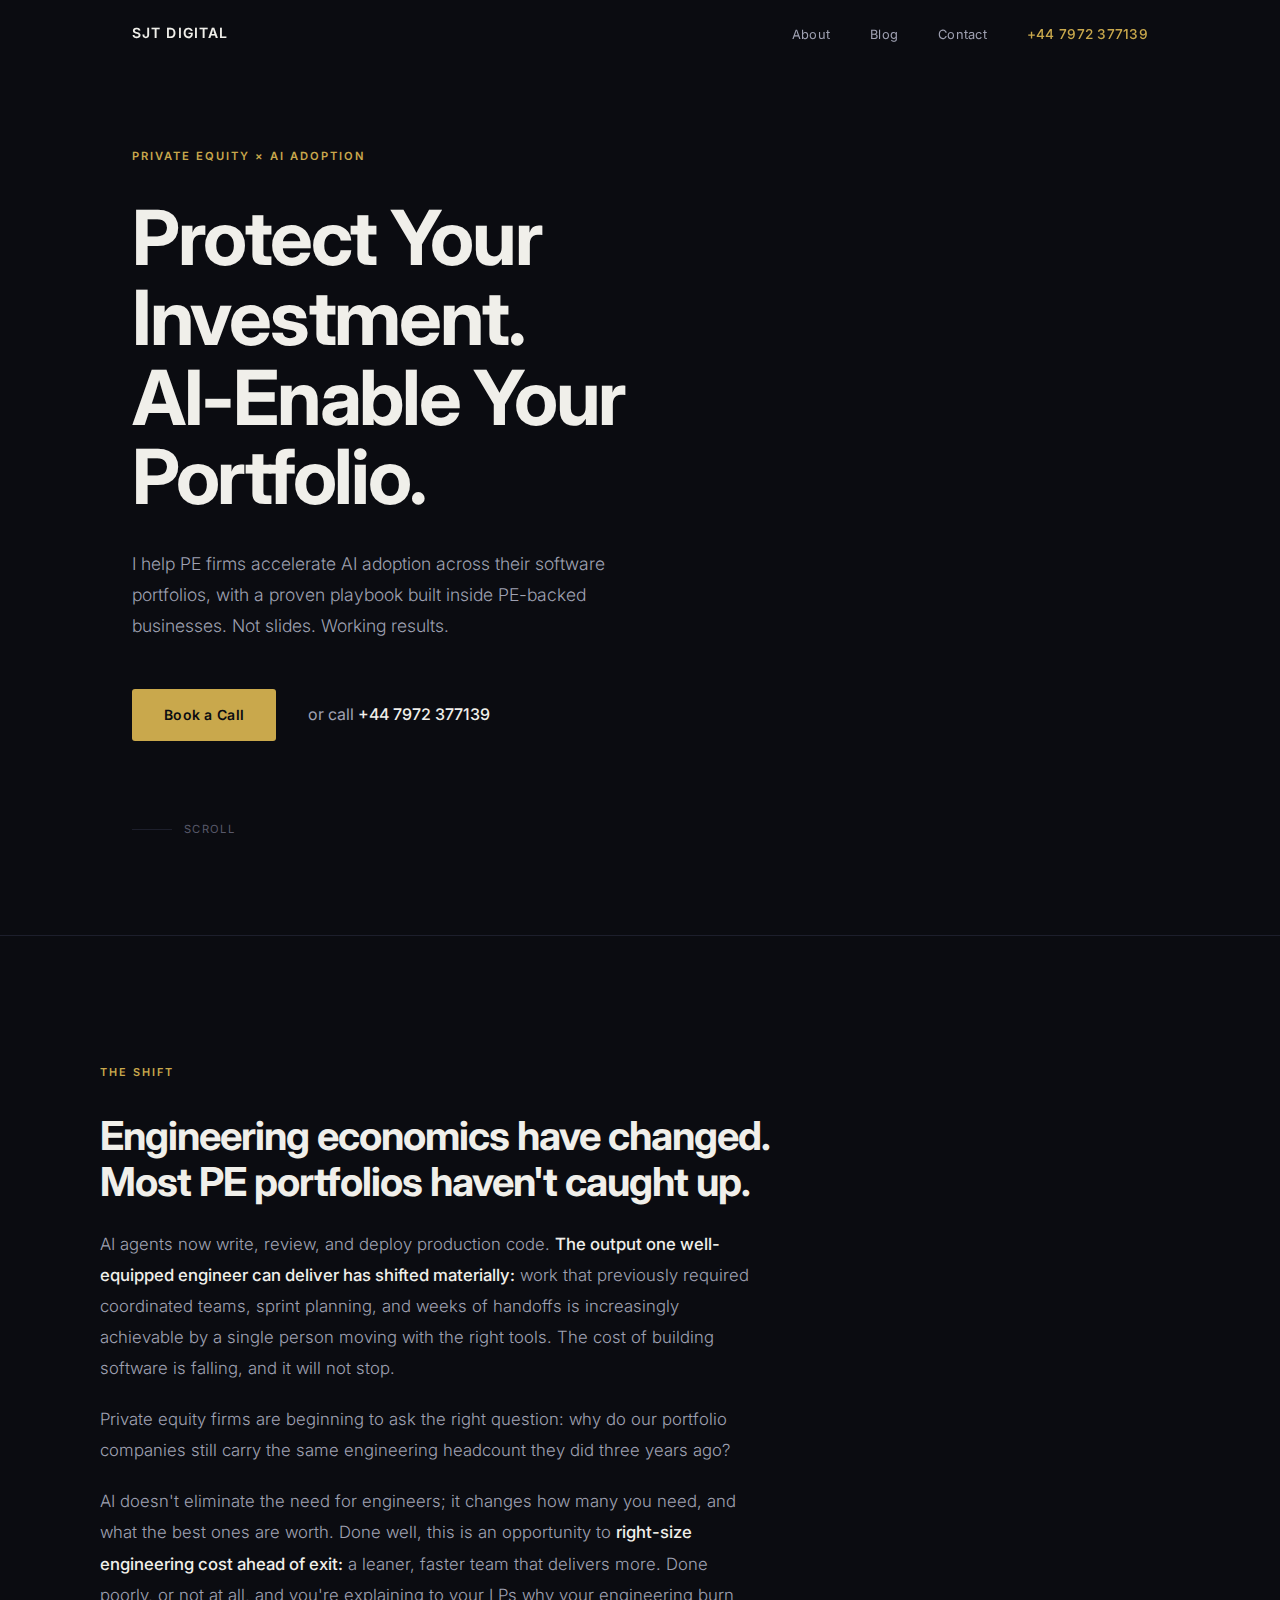
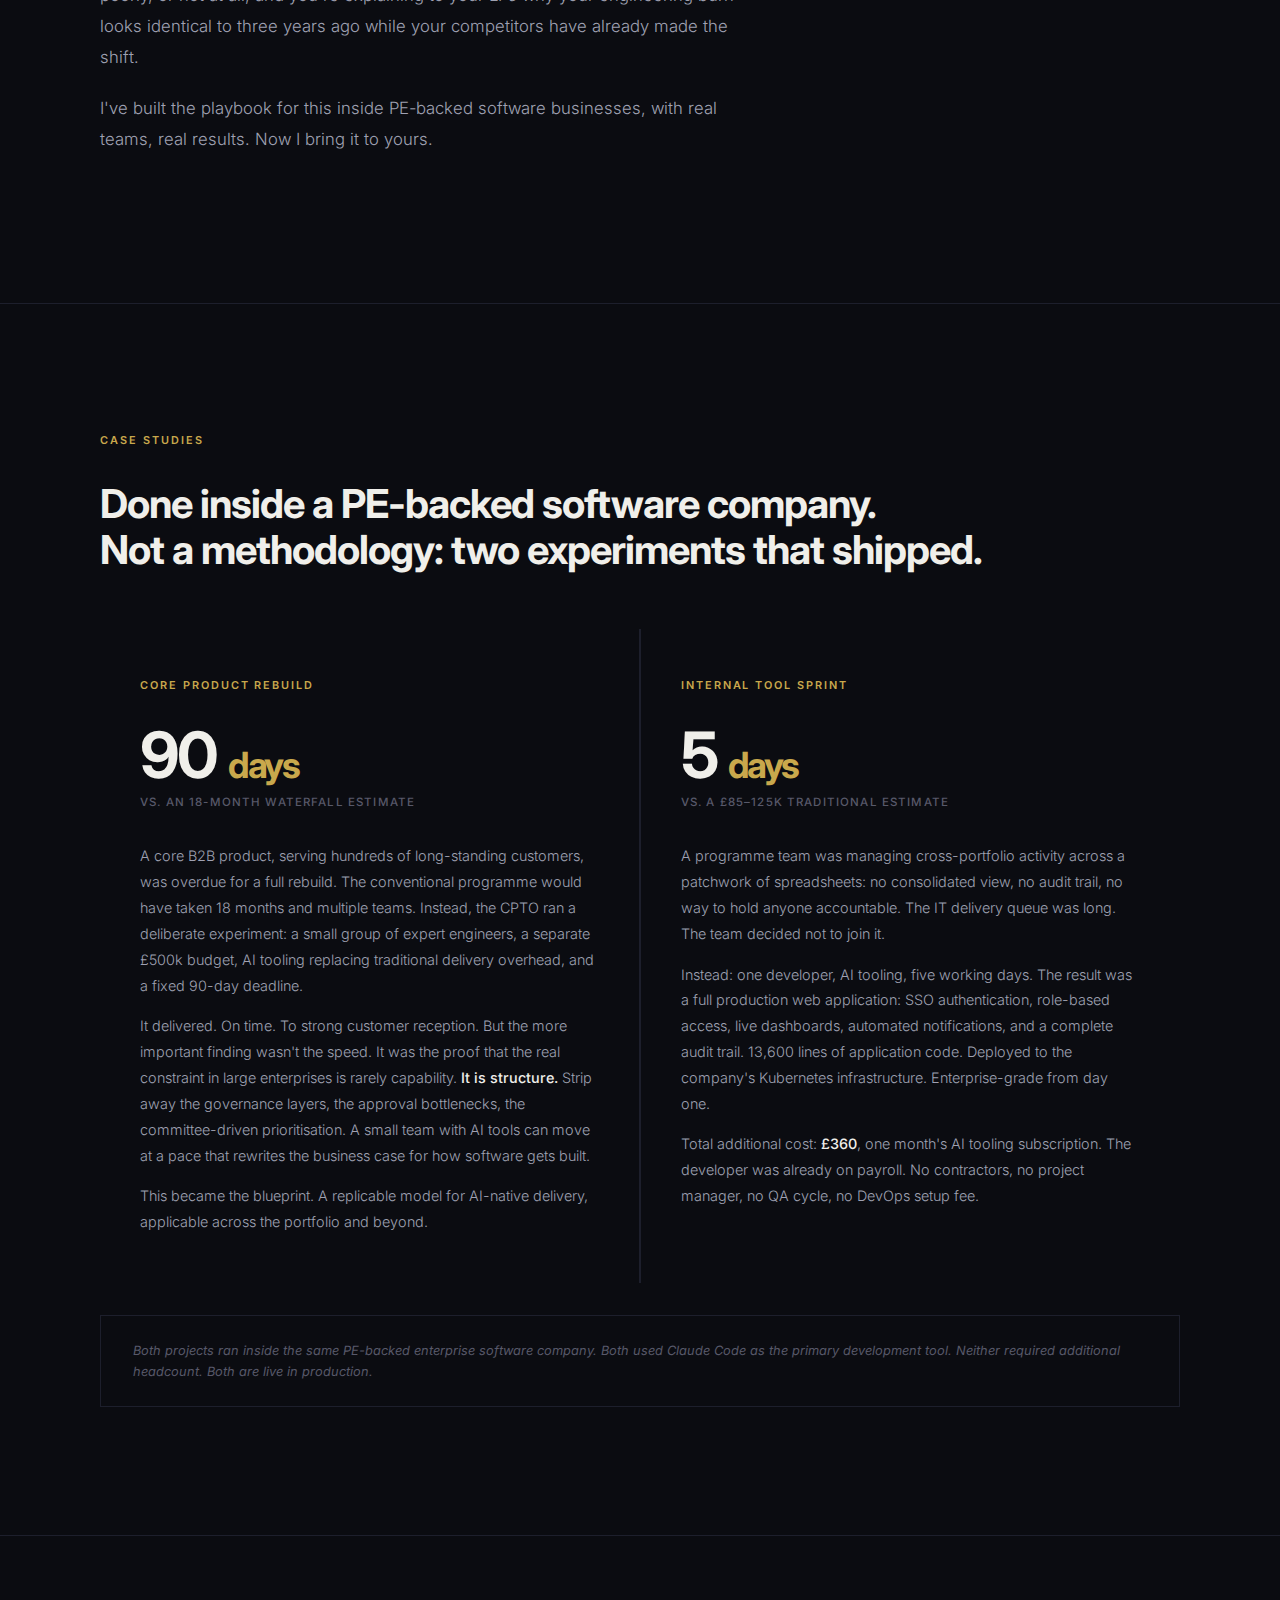
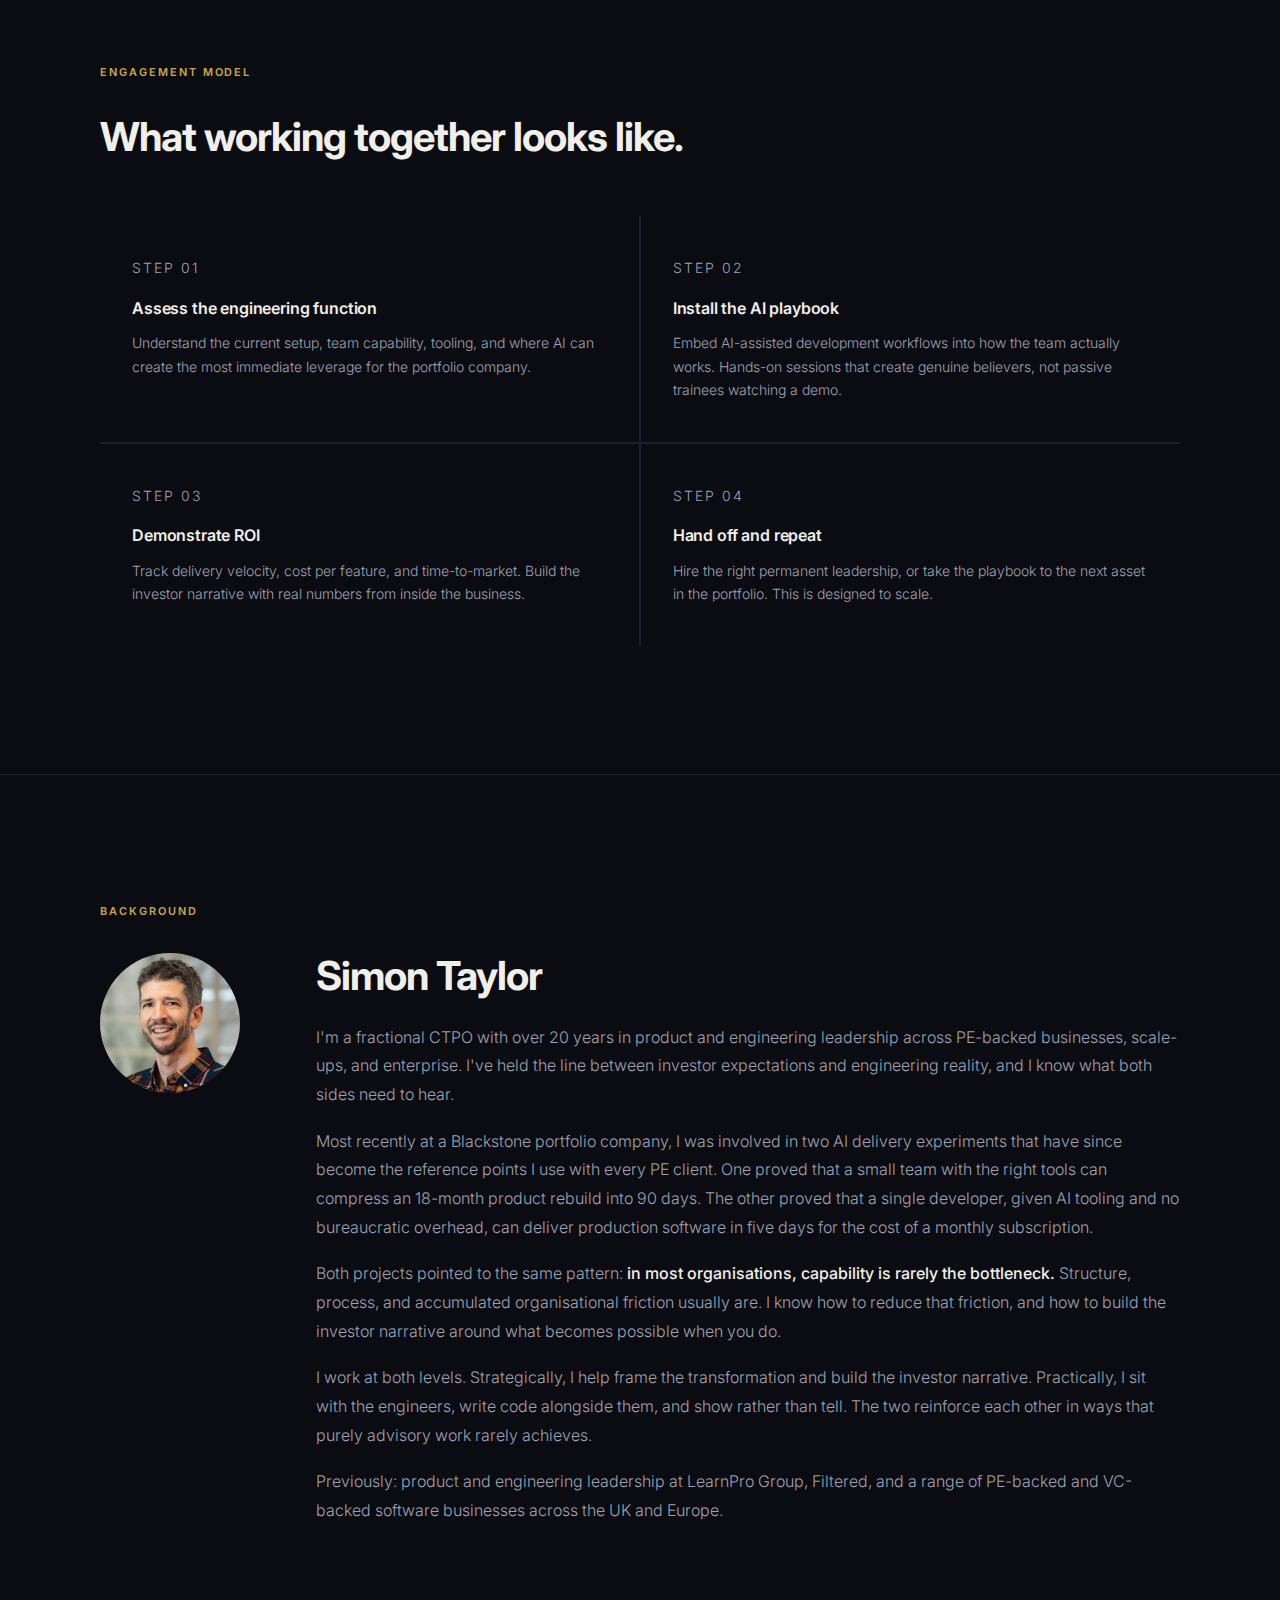
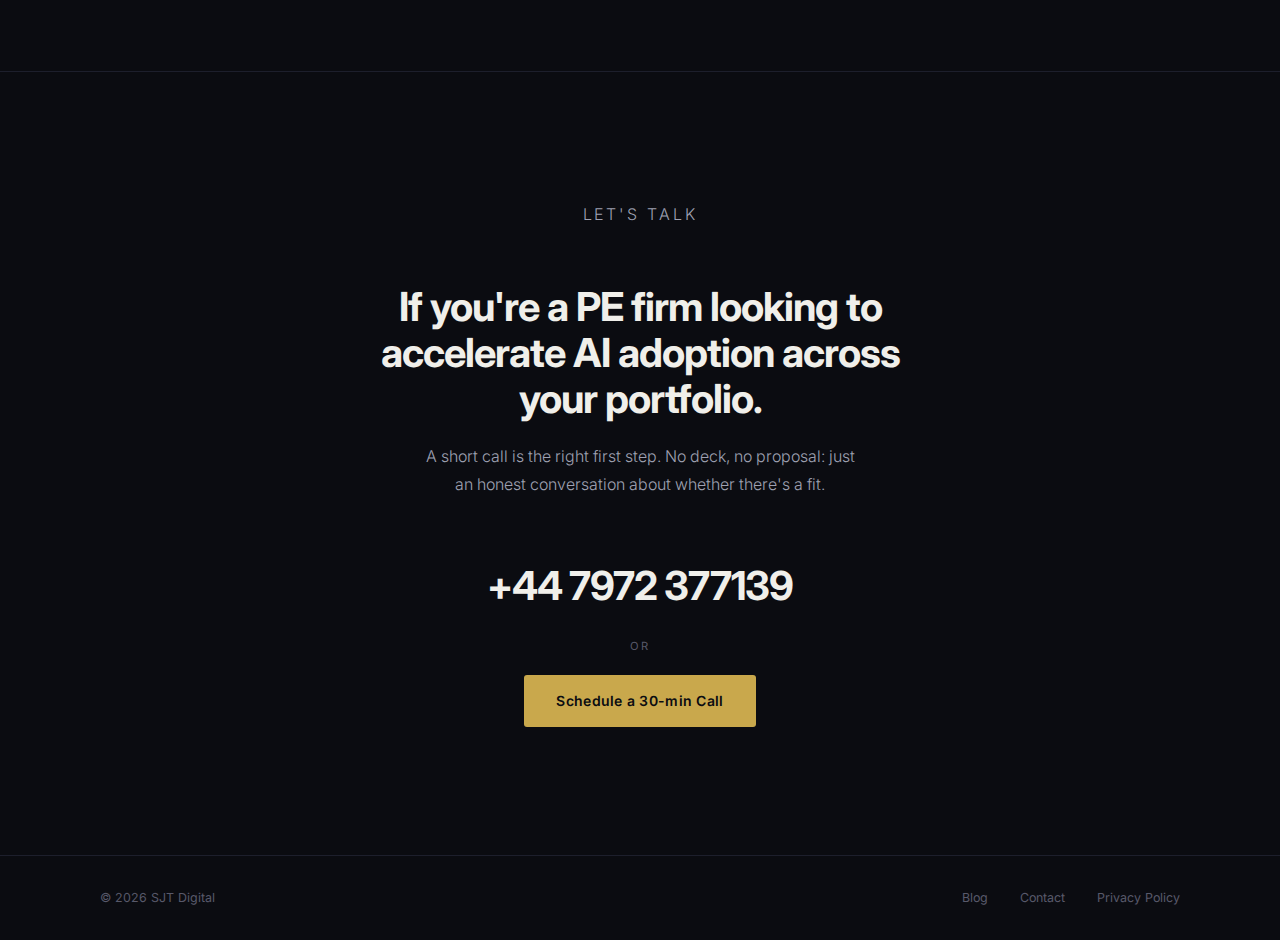
<file: index.html>
<!DOCTYPE html>
<html lang="en">

<head>
    <!-- Google tag (gtag.js) -->
    <script async src="https://www.googletagmanager.com/gtag/js?id=G-GJ8NNXBM1Z"></script>
    <script>
        window.dataLayer = window.dataLayer || [];
        function gtag() { dataLayer.push(arguments); }
        gtag('js', new Date());
        gtag('config', 'G-GJ8NNXBM1Z');
    </script>
    <meta charset="UTF-8">
    <link rel="icon" type="image/png" href="/assets/favicon.png">
    <meta name="viewport" content="width=device-width, initial-scale=1.0">
    <title>SJT Digital | AI Adoption for PE Portfolios</title>
    <meta name="description"
        content="Helping private equity firms accelerate AI adoption across their software portfolios. A proven playbook built inside PE-backed businesses.">
    <meta name="author" content="Simon Taylor">

    <!-- Open Graph -->
    <meta property="og:type" content="website">
    <meta property="og:url" content="https://sjtdigital.com">
    <meta property="og:title" content="SJT Digital | AI Adoption for PE Portfolios">
    <meta property="og:description"
        content="I help PE firms deploy AI across their software portfolios. Not strategy decks: working results, measurable ROI.">

    <!-- Twitter -->
    <meta property="twitter:card" content="summary_large_image">
    <meta property="twitter:url" content="https://sjtdigital.com">
    <meta property="twitter:title" content="SJT Digital | AI Adoption for PE Portfolios">
    <meta property="twitter:description"
        content="I help PE firms deploy AI across their software portfolios. Not strategy decks: working results, measurable ROI.">

    <link rel="preconnect" href="https://fonts.googleapis.com">
    <link rel="preconnect" href="https://fonts.gstatic.com" crossorigin>
    <link href="https://fonts.googleapis.com/css2?family=Inter:ital,wght@0,300;0,400;0,500;0,600;0,700;1,400&display=swap"
        rel="stylesheet">

    <style>
        *, *::before, *::after {
            box-sizing: border-box;
            margin: 0;
            padding: 0;
        }

        :root {
            --bg:       #0b0c11;
            --bg-card:  #111419;
            --gold:     #c9a84c;
            --gold-dim: rgba(201, 168, 76, 0.15);
            --white:    #f0efea;
            --gray-1:   #9fa1b2;
            --gray-2:   #58596a;
            --border:   #1d1f2c;
            --max-w:    1080px;
            --nav-h:    68px;
        }

        html { scroll-behavior: smooth; }

        body {
            font-family: 'Inter', system-ui, -apple-system, sans-serif;
            background: var(--bg);
            color: var(--white);
            line-height: 1.6;
            font-size: 16px;
            -webkit-font-smoothing: antialiased;
        }

        /* ─── NAV ─── */
        nav {
            position: fixed;
            top: 0; left: 0; right: 0;
            z-index: 100;
            height: var(--nav-h);
            display: flex;
            align-items: center;
            transition: background 0.4s, border-color 0.4s;
            border-bottom: 1px solid transparent;
        }

        nav.scrolled {
            background: rgba(11, 12, 17, 0.94);
            backdrop-filter: blur(16px);
            -webkit-backdrop-filter: blur(16px);
            border-color: var(--border);
        }

        .nav-inner {
            max-width: var(--max-w);
            margin: 0 auto;
            padding: 0 2rem;
            width: 100%;
            display: flex;
            align-items: center;
            justify-content: space-between;
        }

        .nav-logo {
            font-size: 0.875rem;
            font-weight: 600;
            letter-spacing: 0.08em;
            text-transform: uppercase;
            color: var(--white);
            text-decoration: none;
        }

        .nav-links {
            display: flex;
            align-items: center;
            gap: 2.5rem;
            list-style: none;
        }

        .nav-links a {
            font-size: 0.8rem;
            color: var(--gray-1);
            text-decoration: none;
            letter-spacing: 0.02em;
            transition: color 0.2s;
        }

        .nav-links a:hover { color: var(--white); }

        .nav-phone {
            color: var(--gold) !important;
            font-weight: 500;
            font-size: 0.85rem !important;
        }

        /* ─── HERO ─── */
        .hero {
            min-height: 100vh;
            display: flex;
            flex-direction: column;
            justify-content: center;
            padding: calc(var(--nav-h) + 5rem) 2rem 6rem;
            max-width: var(--max-w);
            margin: 0 auto;
        }

        .overline {
            font-size: 0.7rem;
            font-weight: 600;
            letter-spacing: 0.18em;
            text-transform: uppercase;
            color: var(--gold);
            margin-bottom: 2rem;
        }

        .hero h1 {
            font-size: clamp(2.75rem, 6vw, 4.75rem);
            font-weight: 700;
            line-height: 1.05;
            letter-spacing: -0.03em;
            color: var(--white);
            margin-bottom: 2rem;
            max-width: 16ch;
        }

        .hero-sub {
            font-size: 1.1rem;
            color: var(--gray-1);
            max-width: 500px;
            line-height: 1.75;
            margin-bottom: 3rem;
            font-weight: 300;
        }

        .hero-ctas {
            display: flex;
            align-items: center;
            gap: 2rem;
            flex-wrap: wrap;
        }

        .btn {
            display: inline-block;
            background: var(--gold);
            color: #0b0c11;
            padding: 0.9rem 2rem;
            border-radius: 3px;
            font-size: 0.875rem;
            font-weight: 600;
            text-decoration: none;
            letter-spacing: 0.02em;
            transition: opacity 0.2s;
        }

        .btn:hover { opacity: 0.85; }

        .hero-tel {
            font-size: 1rem;
            color: var(--gray-1);
            text-decoration: none;
            transition: color 0.2s;
        }

        .hero-tel:hover { color: var(--white); }
        .hero-tel strong { color: var(--white); font-weight: 500; }

        .hero-scroll {
            margin-top: 5rem;
            display: flex;
            align-items: center;
            gap: 0.75rem;
        }

        .hero-scroll-line {
            width: 40px;
            height: 1px;
            background: var(--border);
        }

        .hero-scroll span {
            font-size: 0.7rem;
            letter-spacing: 0.12em;
            text-transform: uppercase;
            color: var(--gray-2);
        }

        /* ─── SHARED ─── */
        section {
            padding: 8rem 2rem;
            border-top: 1px solid var(--border);
        }

        .container {
            max-width: var(--max-w);
            margin: 0 auto;
        }

        .section-label {
            font-size: 0.68rem;
            font-weight: 600;
            letter-spacing: 0.18em;
            text-transform: uppercase;
            color: var(--gold);
            margin-bottom: 2rem;
        }

        h2 {
            font-size: clamp(1.75rem, 3.5vw, 2.5rem);
            font-weight: 700;
            line-height: 1.15;
            letter-spacing: -0.025em;
            color: var(--white);
            margin-bottom: 1.5rem;
        }

        /* ─── THESIS ─── */
        .thesis-body {
            max-width: 660px;
            margin-top: 1rem;
        }

        .thesis-body p {
            font-size: 1.05rem;
            color: var(--gray-1);
            line-height: 1.85;
            margin-bottom: 1.25rem;
            font-weight: 300;
        }

        .thesis-body p strong {
            color: var(--white);
            font-weight: 500;
        }

        /* ─── CASE STUDIES ─── */
        .case-studies {
            display: grid;
            grid-template-columns: repeat(2, 1fr);
            gap: 1.5px;
            background: var(--border);
            margin-top: 3.5rem;
        }

        .case-study {
            background: var(--bg);
            padding: 3rem 2.5rem;
        }

        .cs-label {
            font-size: 0.68rem;
            font-weight: 600;
            letter-spacing: 0.18em;
            text-transform: uppercase;
            color: var(--gold);
            margin-bottom: 1.75rem;
        }

        .cs-stat {
            font-size: 4rem;
            font-weight: 700;
            letter-spacing: -0.04em;
            line-height: 1;
            color: var(--white);
            margin-bottom: 0.4rem;
        }

        .cs-stat em {
            color: var(--gold);
            font-style: normal;
            font-size: 2.25rem;
        }

        .cs-context {
            font-size: 0.72rem;
            font-weight: 500;
            letter-spacing: 0.1em;
            text-transform: uppercase;
            color: var(--gray-2);
            margin-bottom: 2rem;
        }

        .cs-desc {
            font-size: 0.9rem;
            color: var(--gray-1);
            line-height: 1.8;
            margin-bottom: 0.9rem;
            font-weight: 300;
        }

        .cs-desc:last-child { margin-bottom: 0; }

        .cs-footnote {
            margin-top: 2rem;
            padding: 1.5rem 2rem;
            border: 1px solid var(--border);
            font-size: 0.8rem;
            color: var(--gray-2);
            font-style: italic;
            line-height: 1.65;
        }

        /* ─── HOW ─── */
        .steps {
            display: grid;
            grid-template-columns: repeat(2, 1fr);
            gap: 1.5px;
            background: var(--border);
            margin-top: 3.5rem;
        }

        .step {
            background: var(--bg);
            padding: 2.5rem 2rem;
        }

        .step-num {
            font-size: 0.68rem;
            font-weight: 600;
            letter-spacing: 0.14em;
            text-transform: uppercase;
            color: var(--gold);
            margin-bottom: 1rem;
        }

        .step h4 {
            font-size: 1rem;
            font-weight: 600;
            color: var(--white);
            margin-bottom: 0.6rem;
            letter-spacing: -0.01em;
        }

        .step p {
            font-size: 0.875rem;
            color: var(--gray-1);
            line-height: 1.7;
            font-weight: 300;
        }

        /* ─── ABOUT ─── */
        .about-grid {
            display: grid;
            grid-template-columns: 160px 1fr;
            gap: 3.5rem;
            align-items: start;
            margin-top: 0.5rem;
        }

        .about-photo {
            width: 140px;
            height: 140px;
            border-radius: 50%;
            object-fit: cover;
            object-position: top;
            filter: grayscale(15%);
            display: block;
        }

        .about-body p {
            font-size: 1rem;
            color: var(--gray-1);
            line-height: 1.8;
            margin-bottom: 1.1rem;
            font-weight: 300;
        }

        .about-body p strong {
            color: var(--white);
            font-weight: 500;
        }

        .about-body p:first-child { margin-top: 0.5rem; }

        /* ─── CTA BLOCK ─── */
        .cta-section {
            text-align: center;
        }

        .cta-section h2 {
            max-width: 22ch;
            margin: 0 auto 1.25rem;
        }

        .cta-section > .container > p {
            color: var(--gray-1);
            font-size: 1rem;
            max-width: 44ch;
            margin: 0 auto 3.5rem;
            line-height: 1.75;
            font-weight: 300;
        }

        .cta-block {
            display: flex;
            flex-direction: column;
            align-items: center;
            gap: 1.25rem;
        }

        .tel-headline {
            font-size: clamp(1.75rem, 4vw, 2.5rem);
            font-weight: 700;
            letter-spacing: -0.03em;
            color: var(--white);
            text-decoration: none;
            transition: color 0.2s;
        }

        .tel-headline:hover { color: var(--gold); }

        .divider-text {
            font-size: 0.7rem;
            letter-spacing: 0.14em;
            text-transform: uppercase;
            color: var(--gray-2);
        }

        /* ─── FOOTER ─── */
        footer {
            border-top: 1px solid var(--border);
            padding: 2rem;
        }

        .footer-inner {
            max-width: var(--max-w);
            margin: 0 auto;
            display: flex;
            justify-content: space-between;
            align-items: center;
        }

        footer p {
            font-size: 0.78rem;
            color: var(--gray-2);
        }

        .footer-links {
            display: flex;
            gap: 2rem;
        }

        .footer-links a {
            font-size: 0.78rem;
            color: var(--gray-2);
            text-decoration: none;
            transition: color 0.2s;
        }

        .footer-links a:hover { color: var(--gray-1); }

        /* ─── RESPONSIVE ─── */
        @media (max-width: 800px) {
            .case-studies {
                grid-template-columns: 1fr;
            }

            .steps {
                grid-template-columns: 1fr;
            }

            .about-grid {
                grid-template-columns: 1fr;
                gap: 2rem;
            }

            section { padding: 5rem 1.5rem; }

            .hero {
                padding: calc(var(--nav-h) + 3.5rem) 1.5rem 5rem;
            }
        }

        @media (max-width: 520px) {
            .nav-links li:not(:last-child):not(:nth-last-child(2)) {
                display: none;
            }

            .hero h1 {
                font-size: 2.25rem;
            }
        }
    </style>
</head>

<body>

    <nav id="site-nav">
        <div class="nav-inner">
            <a href="/" class="nav-logo">SJT Digital</a>
            <ul class="nav-links">
                <li><a href="#about">About</a></li>
                <li><a href="blog.html">Blog</a></li>
                <li><a href="contact.html">Contact</a></li>
                <li><a href="tel:+447972377139" class="nav-phone">+44 7972 377139</a></li>
            </ul>
        </div>
    </nav>

    <main>

        <!-- HERO -->
        <div class="hero">
            <p class="overline">Private Equity &times; AI Adoption</p>
            <h1>Protect Your Investment.<br>AI-Enable Your Portfolio.</h1>
            <p class="hero-sub">
                I help PE firms accelerate AI adoption across their software portfolios,
                with a proven playbook built inside PE-backed businesses.
                Not slides. Working results.
            </p>
            <div class="hero-ctas">
                <a href="https://calendly.com/simon-j-taylor/30min" target="_blank" rel="noopener noreferrer"
                    class="btn"
                    onclick="gtag('event', 'generate_lead', {'currency': 'GBP', 'value': 0});">
                    Book a Call
                </a>
                <a href="tel:+447972377139" class="hero-tel">or call <strong>+44 7972 377139</strong></a>
            </div>
            <div class="hero-scroll">
                <div class="hero-scroll-line"></div>
                <span>Scroll</span>
            </div>
        </div>

        <!-- THESIS -->
        <section>
            <div class="container">
                <p class="section-label">The Shift</p>
                <h2>Engineering economics have changed.<br>Most PE portfolios haven't caught up.</h2>
                <div class="thesis-body">
                    <p>AI agents now write, review, and deploy production code. <strong>The output one well-equipped engineer can deliver has shifted materially:</strong> work that previously required coordinated teams, sprint planning, and weeks of handoffs is increasingly achievable by a single person moving with the right tools. The cost of building software is falling, and it will not stop.</p>
                    <p>Private equity firms are beginning to ask the right question: why do our portfolio companies still carry the same engineering headcount they did three years ago?</p>
                    <p>AI doesn't eliminate the need for engineers; it changes how many you need, and what the best ones are worth. Done well, this is an opportunity to <strong>right-size engineering cost ahead of exit:</strong> a leaner, faster team that delivers more. Done poorly, or not at all, and you're explaining to your LPs why your engineering burn looks identical to three years ago while your competitors have already made the shift.</p>
                    <p>I've built the playbook for this inside PE-backed software businesses, with real teams, real results. Now I bring it to yours.</p>
                </div>
            </div>
        </section>

        <!-- CASE STUDIES -->
        <section>
            <div class="container">
                <p class="section-label">Case Studies</p>
                <h2>Done inside a PE-backed software company.<br>Not a methodology: two experiments that shipped.</h2>

                <div class="case-studies">

                    <div class="case-study">
                        <p class="cs-label">Core Product Rebuild</p>
                        <div class="cs-stat">90 <em>days</em></div>
                        <p class="cs-context">vs. an 18-month waterfall estimate</p>
                        <p class="cs-desc">
                            A core B2B product, serving hundreds of long-standing customers, was overdue for a full
                            rebuild. The conventional programme would have taken 18 months and multiple teams.
                            Instead, the CPTO ran a deliberate experiment: a small group of expert engineers, a
                            separate £500k budget, AI tooling replacing traditional delivery overhead, and a fixed
                            90-day deadline.
                        </p>
                        <p class="cs-desc">
                            It delivered. On time. To strong customer reception. But the more important finding
                            wasn't the speed. It was the proof that the real constraint in large enterprises is
                            rarely capability. <strong style="color: var(--white); font-weight: 500;">It is structure.</strong>
                            Strip away the governance layers, the approval bottlenecks, the committee-driven
                            prioritisation. A small team with AI tools can move at a pace that rewrites
                            the business case for how software gets built.
                        </p>
                        <p class="cs-desc">
                            This became the blueprint. A replicable model for AI-native delivery, applicable
                            across the portfolio and beyond.
                        </p>
                    </div>

                    <div class="case-study">
                        <p class="cs-label">Internal Tool Sprint</p>
                        <div class="cs-stat">5 <em>days</em></div>
                        <p class="cs-context">vs. a £85–125k traditional estimate</p>
                        <p class="cs-desc">
                            A programme team was managing cross-portfolio activity across a patchwork of
                            spreadsheets: no consolidated view, no audit trail, no way to hold anyone
                            accountable. The IT delivery queue was long. The team decided not to join it.
                        </p>
                        <p class="cs-desc">
                            Instead: one developer, AI tooling, five working days. The result was a
                            full production web application: SSO authentication, role-based access,
                            live dashboards, automated notifications, and a complete audit trail.
                            13,600 lines of application code. Deployed to the company's Kubernetes
                            infrastructure. Enterprise-grade from day one.
                        </p>
                        <p class="cs-desc">
                            Total additional cost: <strong style="color: var(--white); font-weight: 500;">£360</strong>,
                            one month's AI tooling subscription. The developer was already on payroll.
                            No contractors, no project manager, no QA cycle, no DevOps setup fee.
                        </p>
                    </div>

                </div>

                <p class="cs-footnote">
                    Both projects ran inside the same PE-backed enterprise software company.
                    Both used Claude Code as the primary development tool.
                    Neither required additional headcount. Both are live in production.
                </p>
            </div>
        </section>

        <!-- HOW IT WORKS -->
        <section>
            <div class="container">
                <p class="section-label">Engagement Model</p>
                <h2>What working together looks like.</h2>
                <div class="steps">
                    <div class="step">
                        <p class="step-num">Step 01</p>
                        <h4>Assess the engineering function</h4>
                        <p>Understand the current setup, team capability, tooling, and where AI can create the most immediate leverage for the portfolio company.</p>
                    </div>
                    <div class="step">
                        <p class="step-num">Step 02</p>
                        <h4>Install the AI playbook</h4>
                        <p>Embed AI-assisted development workflows into how the team actually works. Hands-on sessions that create genuine believers, not passive trainees watching a demo.</p>
                    </div>
                    <div class="step">
                        <p class="step-num">Step 03</p>
                        <h4>Demonstrate ROI</h4>
                        <p>Track delivery velocity, cost per feature, and time-to-market. Build the investor narrative with real numbers from inside the business.</p>
                    </div>
                    <div class="step">
                        <p class="step-num">Step 04</p>
                        <h4>Hand off and repeat</h4>
                        <p>Hire the right permanent leadership, or take the playbook to the next asset in the portfolio. This is designed to scale.</p>
                    </div>
                </div>
            </div>
        </section>

        <!-- ABOUT -->
        <section id="about">
            <div class="container">
                <p class="section-label">Background</p>
                <div class="about-grid">
                    <img src="assets/profile-pic-320.jpg" alt="Simon Taylor" class="about-photo">
                    <div class="about-body">
                        <h2>Simon Taylor</h2>
                        <p>
                            I'm a fractional CTPO with over 20 years in product and engineering leadership across
                            PE-backed businesses, scale-ups, and enterprise. I've held the line between investor
                            expectations and engineering reality, and I know what both sides need to hear.
                        </p>
                        <p>
                            Most recently at a Blackstone portfolio company, I was involved in two AI delivery
                            experiments that have since become the reference points I use with every PE client.
                            One proved that a small team with the right tools can compress an 18-month product
                            rebuild into 90 days. The other proved that a single developer, given AI tooling
                            and no bureaucratic overhead, can deliver production software in five days for
                            the cost of a monthly subscription.
                        </p>
                        <p>
                            Both projects pointed to the same pattern: <strong style="color: var(--white); font-weight: 500;">in most organisations,
                            capability is rarely the bottleneck.</strong> Structure, process, and accumulated
                            organisational friction usually are. I know how to reduce that friction, and
                            how to build the investor narrative around what becomes possible when you do.
                        </p>
                        <p>
                            I work at both levels. Strategically, I help frame the transformation and build
                            the investor narrative. Practically, I sit with the engineers, write code
                            alongside them, and show rather than tell. The two reinforce each other in ways
                            that purely advisory work rarely achieves.
                        </p>
                        <p>
                            Previously: product and engineering leadership at LearnPro Group, Filtered,
                            and a range of PE-backed and VC-backed software businesses across the UK and Europe.
                        </p>
                    </div>
                </div>
            </div>
        </section>

        <!-- FINAL CTA -->
        <section class="cta-section">
            <div class="container">
                <p class="section-label">Let's Talk</p>
                <h2>If you're a PE firm looking to accelerate AI adoption across your portfolio.</h2>
                <p>
                    A short call is the right first step. No deck, no proposal:
                    just an honest conversation about whether there's a fit.
                </p>
                <div class="cta-block">
                    <a href="tel:+447972377139" class="tel-headline">+44 7972 377139</a>
                    <span class="divider-text">or</span>
                    <a href="https://calendly.com/simon-j-taylor/30min" target="_blank" rel="noopener noreferrer"
                        class="btn"
                        onclick="gtag('event', 'generate_lead', {'currency': 'GBP', 'value': 0});">
                        Schedule a 30-min Call
                    </a>
                </div>
            </div>
        </section>

    </main>

    <footer>
        <div class="footer-inner">
            <p>&copy; <span id="year"></span> SJT Digital</p>
            <div class="footer-links">
                <a href="blog.html">Blog</a>
                <a href="contact.html">Contact</a>
                <a href="privacy-policy.html">Privacy Policy</a>
            </div>
        </div>
    </footer>

    <script>
        document.getElementById('year').textContent = new Date().getFullYear();

        const nav = document.getElementById('site-nav');
        window.addEventListener('scroll', () => {
            nav.classList.toggle('scrolled', window.scrollY > 20);
        }, { passive: true });
    </script>

</body>

</html>
</file>
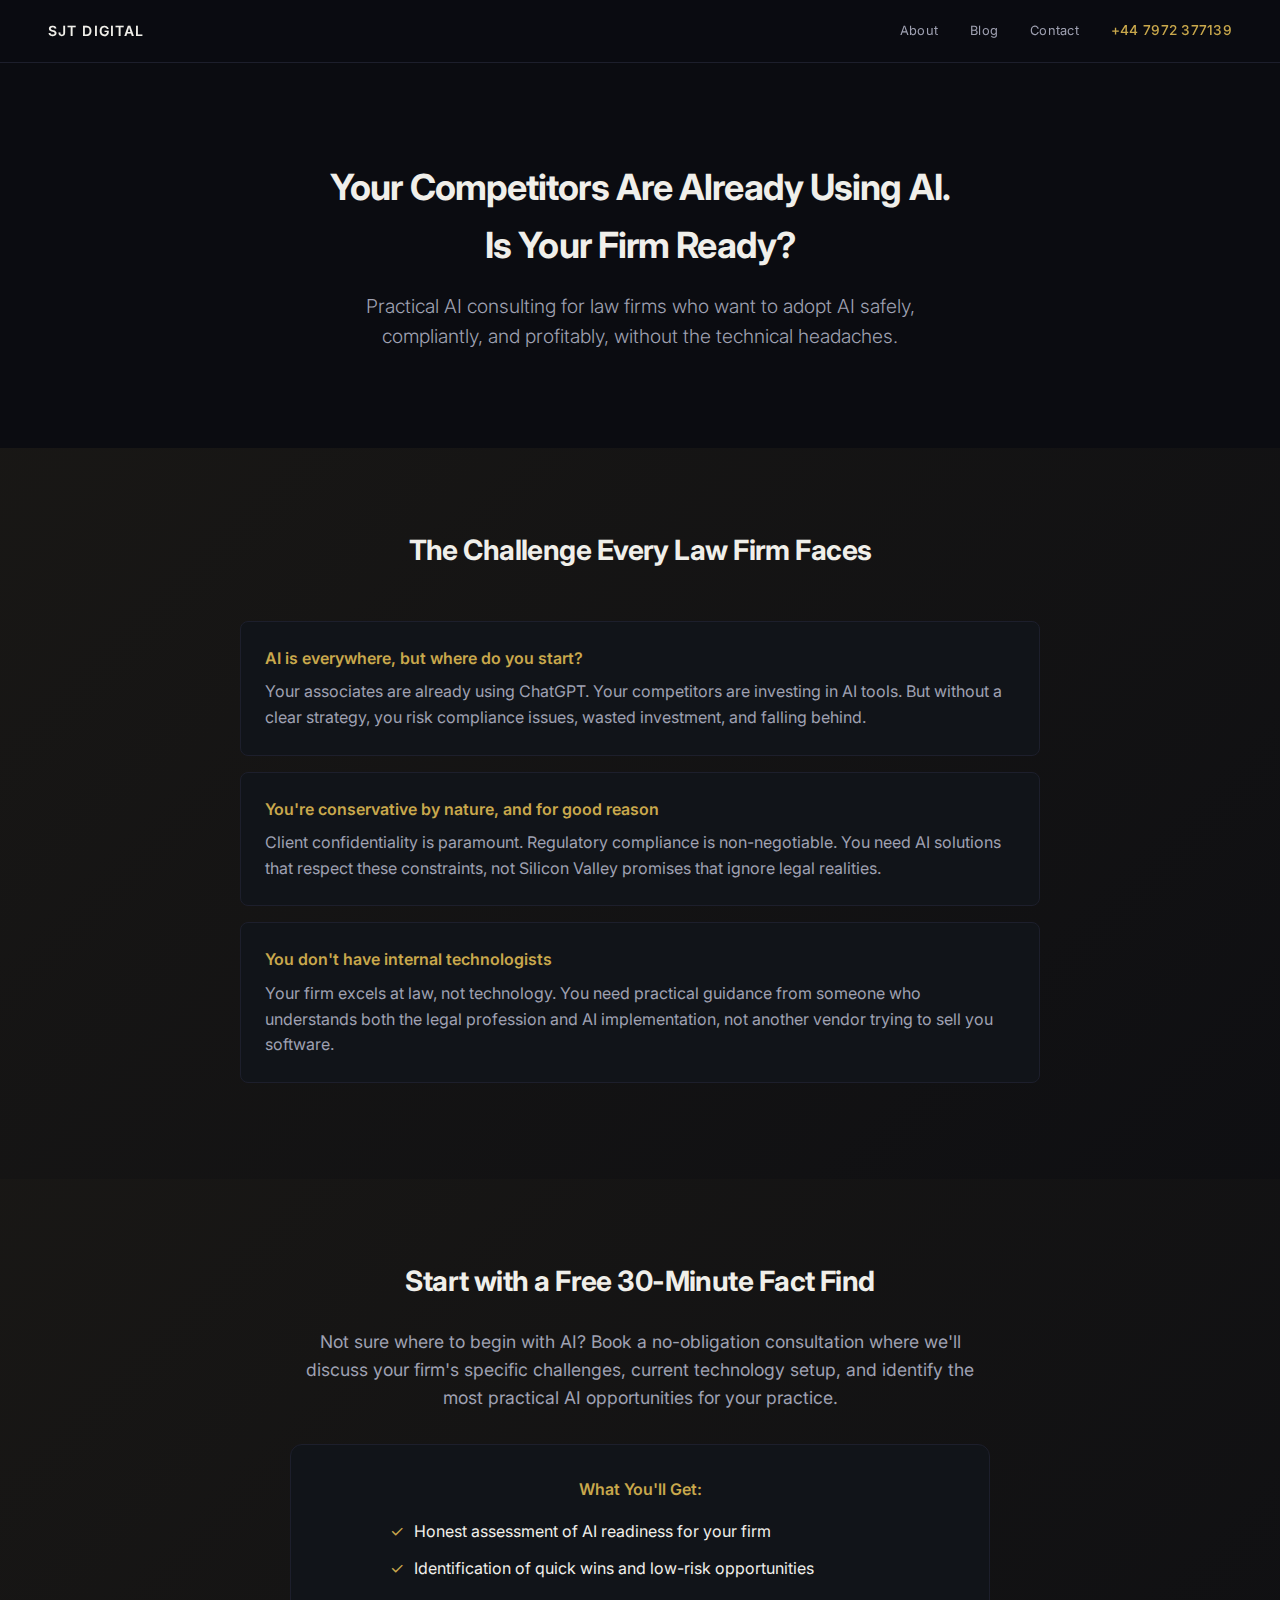
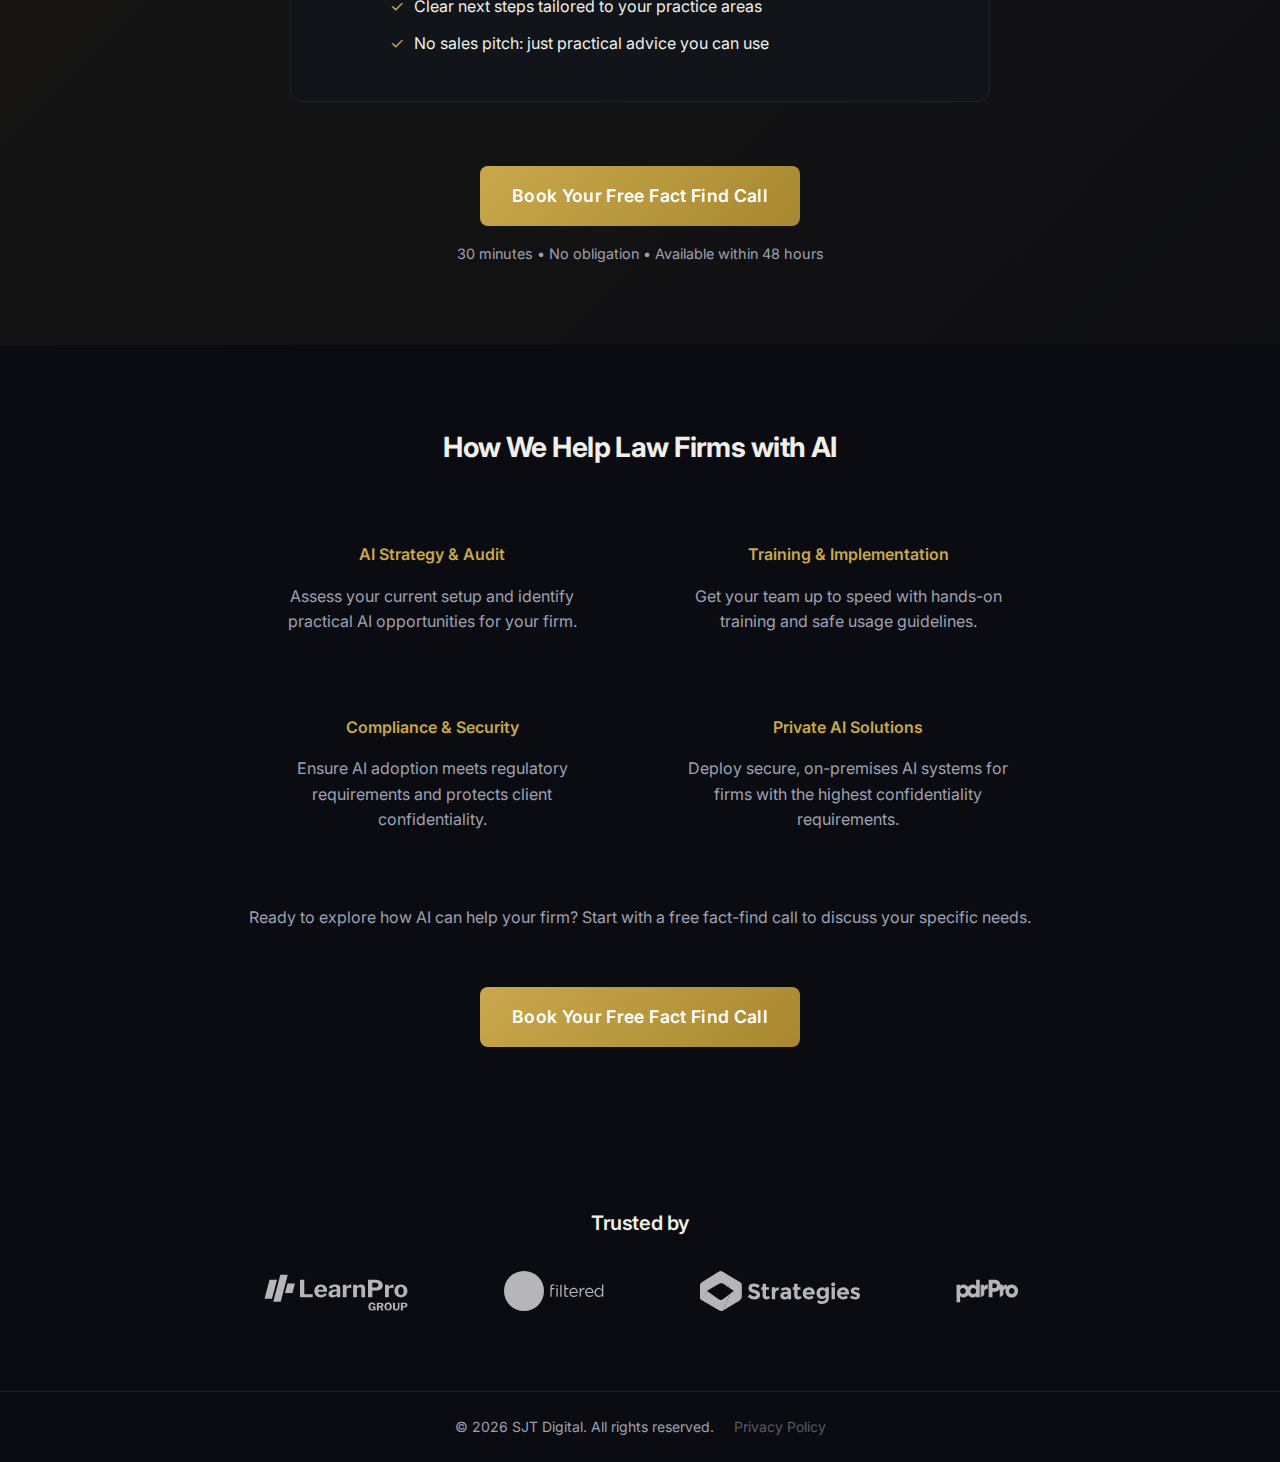
<file: ai-consulting-law-firms.html>
<!DOCTYPE html>
<html lang="en">

<head>
    <!-- Google tag (gtag.js) -->
    <script async src="https://www.googletagmanager.com/gtag/js?id=G-GJ8NNXBM1Z"></script>
    <script>
        window.dataLayer = window.dataLayer || [];
        function gtag() { dataLayer.push(arguments); }
        gtag('js', new Date());
        gtag('config', 'G-GJ8NNXBM1Z');
    </script>
    <meta charset="UTF-8">
    <link rel="icon" type="image/png" href="/assets/favicon.png">
    <meta name="viewport" content="width=device-width, initial-scale=1.0">
    <title>AI Consulting for Law Firms | SJT Digital</title>
    <meta name="description"
        content="Practical AI consulting, audits, and training for law firms. Help your practice adopt AI safely and profitably while maintaining compliance and client confidentiality.">
    <meta name="keywords"
        content="AI consulting law firms, legal AI audit, law firm AI training, AI implementation legal practices, AI compliance law firms, SJT Digital">
    <meta name="author" content="Simon Taylor">

    <!-- Open Graph / Facebook -->
    <meta property="og:type" content="website">
    <meta property="og:url" content="https://sjtdigital.com/ai-consulting-law-firms">
    <meta property="og:title" content="AI Consulting for Law Firms | SJT Digital">
    <meta property="og:description"
        content="Practical AI consulting, audits, and training for law firms. Help your practice adopt AI safely and profitably.">
    <meta property="og:image" content="/assets/sjt-digital.png">

    <!-- Twitter -->
    <meta property="twitter:card" content="summary_large_image">
    <meta property="twitter:url" content="https://sjtdigital.com/ai-consulting-law-firms">
    <meta property="twitter:title" content="AI Consulting for Law Firms | SJT Digital">
    <meta property="twitter:description"
        content="Practical AI consulting, audits, and training for law firms. Help your practice adopt AI safely and profitably.">
    <meta property="twitter:image" content="/assets/sjt-digital.png">

    <link rel="stylesheet" href="assets/style.css">
    <style>
        .service-card {
            background: var(--bg-card);
            padding: 2rem;
            border-radius: 8px;
            margin-bottom: 2rem;
            border-left: 4px solid var(--accent-primary);
            border: 1px solid var(--border-color);
        }

        .service-card h3 {
            margin-top: 0;
            margin-bottom: 1rem;
            color: var(--accent-primary);
            font-size: 1.5rem;
        }

        .service-card .price {
            color: var(--accent-primary);
            font-weight: 600;
            font-size: 1.125rem;
            margin-bottom: 1rem;
        }

        .service-features {
            list-style: none;
            margin: 1.5rem 0;
        }

        /* Responsive 2x2 grid */
        @media (max-width: 768px) {
            .services-grid {
                grid-template-columns: 1fr !important;
            }
        }

        padding: 0;
        }

        .service-features li {
            color: var(--text-secondary);
            margin-bottom: 0.5rem;
            padding-left: 1.5rem;
            position: relative;
        }

        .service-features li:before {
            content: "✓";
            color: var(--accent-primary);
            font-weight: bold;
            position: absolute;
            left: 0;
        }

        .cta-button {
            display: inline-block;
            background: linear-gradient(135deg, var(--accent-primary), var(--accent-secondary));
            color: white;
            padding: 0.75rem 1.5rem;
            border-radius: 6px;
            font-weight: 500;
            text-decoration: none;
            transition: all 0.3s ease;
            margin-top: 1rem;
        }

        .cta-button:hover {
            background: linear-gradient(135deg, var(--accent-secondary), var(--accent-primary));
            box-shadow: 0 2px 8px rgba(6, 182, 212, 0.15);
            color: #f0f9ff;
            text-decoration: none;
        }

        .pain-point {
            background: var(--bg-card);
            border: 1px solid var(--border-color);
            padding: 1.5rem;
            border-radius: 8px;
            margin-bottom: 1rem;
        }

        .process-step {
            background: var(--bg-card);
            border: 1px solid var(--border-color);
            padding: 2rem;
            border-radius: 8px;
            margin-bottom: 1.5rem;
            position: relative;
        }

        .process-step .step-number {
            position: absolute;
            top: -15px;
            left: 20px;
            background: var(--accent-primary);
            color: white;
            width: 30px;
            height: 30px;
            border-radius: 50%;
            display: flex;
            align-items: center;
            justify-content: center;
            font-weight: bold;
            font-size: 0.9rem;
        }

        .quote-card {
            background: var(--bg-card);
            border: 1px solid var(--border-color);
            border-left: 4px solid var(--accent-primary);
            padding: 1.5rem;
            margin-bottom: 1rem;
            border-radius: 8px;
            font-style: italic;
        }

        .hero-cta {
            background: linear-gradient(135deg, var(--accent-primary), var(--accent-secondary));
            color: white;
            padding: 1rem 2rem;
            border-radius: 8px;
            font-weight: 600;
            text-decoration: none;
            display: inline-block;
            margin-top: 2rem;
            font-size: 1.1rem;
            transition: all 0.3s ease;
        }

        .hero-cta:hover {
            background: linear-gradient(135deg, var(--accent-secondary), var(--accent-primary));
            box-shadow: 0 2px 8px rgba(6, 182, 212, 0.15);
            color: #f0f9ff;
            text-decoration: none;
        }

        .closing-cta {
            background: var(--bg-card);
            border: 1px solid var(--border-color);
            padding: 3rem 2rem;
            border-radius: 12px;
            text-align: center;
            margin: 3rem 0;
        }

        .closing-cta h3 {
            margin-bottom: 1rem;
            font-size: 1.8rem;
        }

        .closing-cta p {
            font-size: 1.1rem;
            margin-bottom: 2rem;
        }
    </style>
</head>

<body>

    <header>
        <div class="container header-content">
            <h1><a href="/" style="text-decoration: none; color: inherit;">SJT Digital</a></h1>
            <nav aria-label="Main navigation">
                <a href="/#about">About</a>
                <a href="blog.html">Blog</a>
                <a href="contact.html">Contact</a>
                <a href="tel:+447972377139" class="nav-phone">+44 7972 377139</a>
            </nav>
        </div>
    </header>

    <main>
        <!-- Hero Section -->
        <section class="hero">
            <div class="container">
                <h2>Your Competitors Are Already Using AI.<br>Is Your Firm Ready?</h2>
                <p class="text-gray" style="font-size: 1.2rem; max-width: 600px; margin: 0 auto;">
                    Practical AI consulting for law firms who want to adopt AI safely, compliantly, and
                    profitably, without the technical headaches.
                </p>

            </div>
        </section>

        <!-- The Challenge Section -->
        <section class="dark-bg">
            <div class="container content">
                <h2 style="text-align: center; margin-bottom: 3rem;">The Challenge Every Law Firm Faces</h2>

                <div style="max-width: 800px; margin: 0 auto;">
                    <div class="pain-point">
                        <h4 style="color: var(--accent-primary); margin-bottom: 0.5rem;">AI is everywhere, but where do
                            you start?</h4>
                        <p class="text-gray">Your associates are already using ChatGPT. Your competitors are investing
                            in AI tools. But without a clear strategy, you risk compliance issues, wasted investment,
                            and falling behind.</p>
                    </div>

                    <div class="pain-point">
                        <h4 style="color: var(--accent-primary); margin-bottom: 0.5rem;">You're conservative by
                            nature, and for good reason</h4>
                        <p class="text-gray">Client confidentiality is paramount. Regulatory compliance is
                            non-negotiable. You need AI solutions that respect these constraints, not Silicon Valley
                            promises that ignore legal realities.</p>
                    </div>

                    <div class="pain-point">
                        <h4 style="color: var(--accent-primary); margin-bottom: 0.5rem;">You don't have internal
                            technologists</h4>
                        <p class="text-gray">Your firm excels at law, not technology. You need practical guidance from
                            someone who understands both the legal profession and AI implementation, not another vendor
                            trying to sell you software.</p>
                    </div>
                </div>
            </div>
        </section>

        <!-- Free Fact Find Section -->
        <section class="dark-bg">
            <div class="container content">
                <div style="max-width: 700px; margin: 0 auto; text-align: center;">
                    <h2 style="margin-bottom: 1.5rem;">Start with a Free 30-Minute Fact Find</h2>
                    <p class="text-gray" style="font-size: 1.1rem; margin-bottom: 2rem;">
                        Not sure where to begin with AI? Book a no-obligation consultation where we'll discuss your
                        firm's specific challenges, current technology setup, and identify the most practical AI
                        opportunities for your practice.
                    </p>

                    <div
                        style="background: var(--bg-card); border: 1px solid var(--border-color); border-radius: 0.75rem; padding: 2rem; margin-bottom: 2rem;">
                        <h4 style="color: var(--accent-primary); margin-bottom: 1rem;">What You'll Get:</h4>
                        <ul style="text-align: left; max-width: 500px; margin: 0 auto; list-style: none; padding: 0;">
                            <li style="margin-bottom: 0.75rem; padding-left: 1.5rem; position: relative;">
                                <span style="position: absolute; left: 0; color: var(--accent-primary);">✓</span>
                                Honest assessment of AI readiness for your firm
                            </li>
                            <li style="margin-bottom: 0.75rem; padding-left: 1.5rem; position: relative;">
                                <span style="position: absolute; left: 0; color: var(--accent-primary);">✓</span>
                                Identification of quick wins and low-risk opportunities
                            </li>
                            <li style="margin-bottom: 0.75rem; padding-left: 1.5rem; position: relative;">
                                <span style="position: absolute; left: 0; color: var(--accent-primary);">✓</span>
                                Clear next steps tailored to your practice areas
                            </li>
                            <li style="margin-bottom: 0.75rem; padding-left: 1.5rem; position: relative;">
                                <span style="position: absolute; left: 0; color: var(--accent-primary);">✓</span>
                                No sales pitch: just practical advice you can use
                            </li>
                        </ul>
                    </div>

                    <a href="https://calendly.com/simon-j-taylor/30min" target="_blank" rel="noopener noreferrer"
                        class="hero-cta" onclick="gtag('event', 'generate_lead', { 'currency': 'GBP', 'value': 0 });"
                        style="font-size: 1.1rem; padding: 1rem 2rem;">
                        Book Your Free Fact Find Call
                    </a>

                    <p style="margin-top: 1rem; font-size: 0.9rem; color: var(--text-secondary);">
                        30 minutes • No obligation • Available within 48 hours
                    </p>
                </div>
            </div>
        </section>

        <!-- Simple Services Overview -->
        <section class="content">
            <div class="container">
                <h2 style="text-align: center; margin-bottom: 3rem;">How We Help Law Firms with AI</h2>

                <div style="max-width: 800px; margin: 0 auto;">
                    <div class="services-grid"
                        style="display: grid; grid-template-columns: 1fr 1fr; gap: 2rem; margin-bottom: 3rem;">
                        <div style="text-align: center; padding: 1.5rem;">
                            <h4 style="color: var(--accent-primary); margin-bottom: 1rem;">AI Strategy & Audit</h4>
                            <p class="text-gray">Assess your current setup and identify practical AI opportunities for
                                your firm.</p>
                        </div>

                        <div style="text-align: center; padding: 1.5rem;">
                            <h4 style="color: var(--accent-primary); margin-bottom: 1rem;">Training & Implementation
                            </h4>
                            <p class="text-gray">Get your team up to speed with hands-on training and safe usage
                                guidelines.</p>
                        </div>

                        <div style="text-align: center; padding: 1.5rem;">
                            <h4 style="color: var(--accent-primary); margin-bottom: 1rem;">Compliance & Security</h4>
                            <p class="text-gray">Ensure AI adoption meets regulatory requirements and protects client
                                confidentiality.</p>
                        </div>

                        <div style="text-align: center; padding: 1.5rem;">
                            <h4 style="color: var(--accent-primary); margin-bottom: 1rem;">Private AI Solutions</h4>
                            <p class="text-gray">Deploy secure, on-premises AI systems for firms with the highest
                                confidentiality requirements.</p>
                        </div>
                    </div>

                    <div style="text-align: center;">
                        <p class="text-gray" style="margin-bottom: 1.5rem;">
                            Ready to explore how AI can help your firm? Start with a free fact-find call to discuss your
                            specific needs.
                        </p>
                        <a href="https://calendly.com/simon-j-taylor/30min" target="_blank" rel="noopener noreferrer"
                            class="hero-cta"
                            onclick="gtag('event', 'generate_lead', { 'currency': 'GBP', 'value': 0 });">
                            Book Your Free Fact Find Call
                        </a>
                    </div>
                </div>
            </div>
        </section>



        <!-- Trusted By Section -->
        <section id="clients" class="content">
            <div class="container content" style="text-align: center;">
                <h3 style="margin-bottom: 2rem;">Trusted by</h3>
                <div style="overflow: hidden; width: 100%; position: relative;">
                    <div class="logo-carousel"
                        style="display: flex; align-items: center; animation: slide 36s linear infinite; opacity: 0.7;">
                        <img src="assets/logos/learnpro-group.svg" alt="LearnPro Group"
                            style="height: 40px; filter: brightness(0) invert(1); margin: 0 3rem; flex-shrink: 0;">
                        <img src="assets/logos/filtered.svg" alt="Filtered"
                            style="height: 40px; filter: brightness(0) invert(1); margin: 0 3rem; flex-shrink: 0;">
                        <img src="assets/logos/strategies.svg" alt="Strategies"
                            style="height: 40px; filter: brightness(0) invert(1); margin: 0 3rem; flex-shrink: 0;">
                        <img src="assets/logos/pdrpro.svg" alt="pdrPro"
                            style="height: 40px; filter: brightness(0) invert(1); margin: 0 3rem; flex-shrink: 0;">
                        <img src="assets/logos/renoir.svg" alt="Renoir Interim"
                            style="height: 40px; filter: brightness(0) invert(1); margin: 0 3rem; flex-shrink: 0;">
                        <img src="assets/logos/learnpro.svg" alt="LearnPro"
                            style="height: 40px; filter: brightness(0) invert(1); margin: 0 3rem; flex-shrink: 0;">
                        <img src="assets/logos/firewatch.svg" alt="FireWatch"
                            style="height: 40px; filter: brightness(0) invert(1); margin: 0 3rem; flex-shrink: 0;">
                        <img src="assets/logos/pp.svg" alt="PP"
                            style="height: 40px; filter: brightness(0) invert(1); margin: 0 3rem; flex-shrink: 0;">
                        <img src="assets/logos/xvr.svg" alt="XVR"
                            style="height: 40px; filter: brightness(0) invert(1); margin: 0 3rem; flex-shrink: 0;">
                        <img src="assets/logos/civica.svg" alt="Civica"
                            style="height: 40px; filter: brightness(0) invert(1); margin: 0 3rem; flex-shrink: 0;">
                        <!-- Duplicate logos for seamless loop -->
                        <img src="assets/logos/learnpro-group.svg" alt="LearnPro Group"
                            style="height: 40px; filter: brightness(0) invert(1); margin: 0 3rem; flex-shrink: 0;">
                        <img src="assets/logos/filtered.svg" alt="Filtered"
                            style="height: 40px; filter: brightness(0) invert(1); margin: 0 3rem; flex-shrink: 0;">
                        <img src="assets/logos/strategies.svg" alt="Strategies"
                            style="height: 40px; filter: brightness(0) invert(1); margin: 0 3rem; flex-shrink: 0;">
                        <img src="assets/logos/pdrpro.svg" alt="pdrPro"
                            style="height: 40px; filter: brightness(0) invert(1); margin: 0 3rem; flex-shrink: 0;">
                        <img src="assets/logos/renoir.svg" alt="Renoir Interim"
                            style="height: 40px; filter: brightness(0) invert(1); margin: 0 3rem; flex-shrink: 0;">
                        <img src="assets/logos/learnpro.svg" alt="LearnPro"
                            style="height: 40px; filter: brightness(0) invert(1); margin: 0 3rem; flex-shrink: 0;">
                        <img src="assets/logos/firewatch.svg" alt="FireWatch"
                            style="height: 40px; filter: brightness(0) invert(1); margin: 0 3rem; flex-shrink: 0;">
                        <img src="assets/logos/pp.svg" alt="PP"
                            style="height: 40px; filter: brightness(0) invert(1); margin: 0 3rem; flex-shrink: 0;">
                        <img src="assets/logos/xvr.svg" alt="XVR"
                            style="height: 40px; filter: brightness(0) invert(1); margin: 0 3rem; flex-shrink: 0;">
                        <img src="assets/logos/civica.svg" alt="Civica"
                            style="height: 40px; filter: brightness(0) invert(1); margin: 0 3rem; flex-shrink: 0;">
                    </div>
                </div>
            </div>
        </section>



    </main>

    <footer>
        &copy;
        <script>document.write(new Date().getFullYear())</script> SJT Digital. All rights reserved.
        <span style="margin-left: 1rem;">
            <a href="privacy-policy.html" style="color: var(--text-muted); font-size: 0.875rem;">Privacy Policy</a>
        </span>
    </footer>
</body>

</html>
</file>
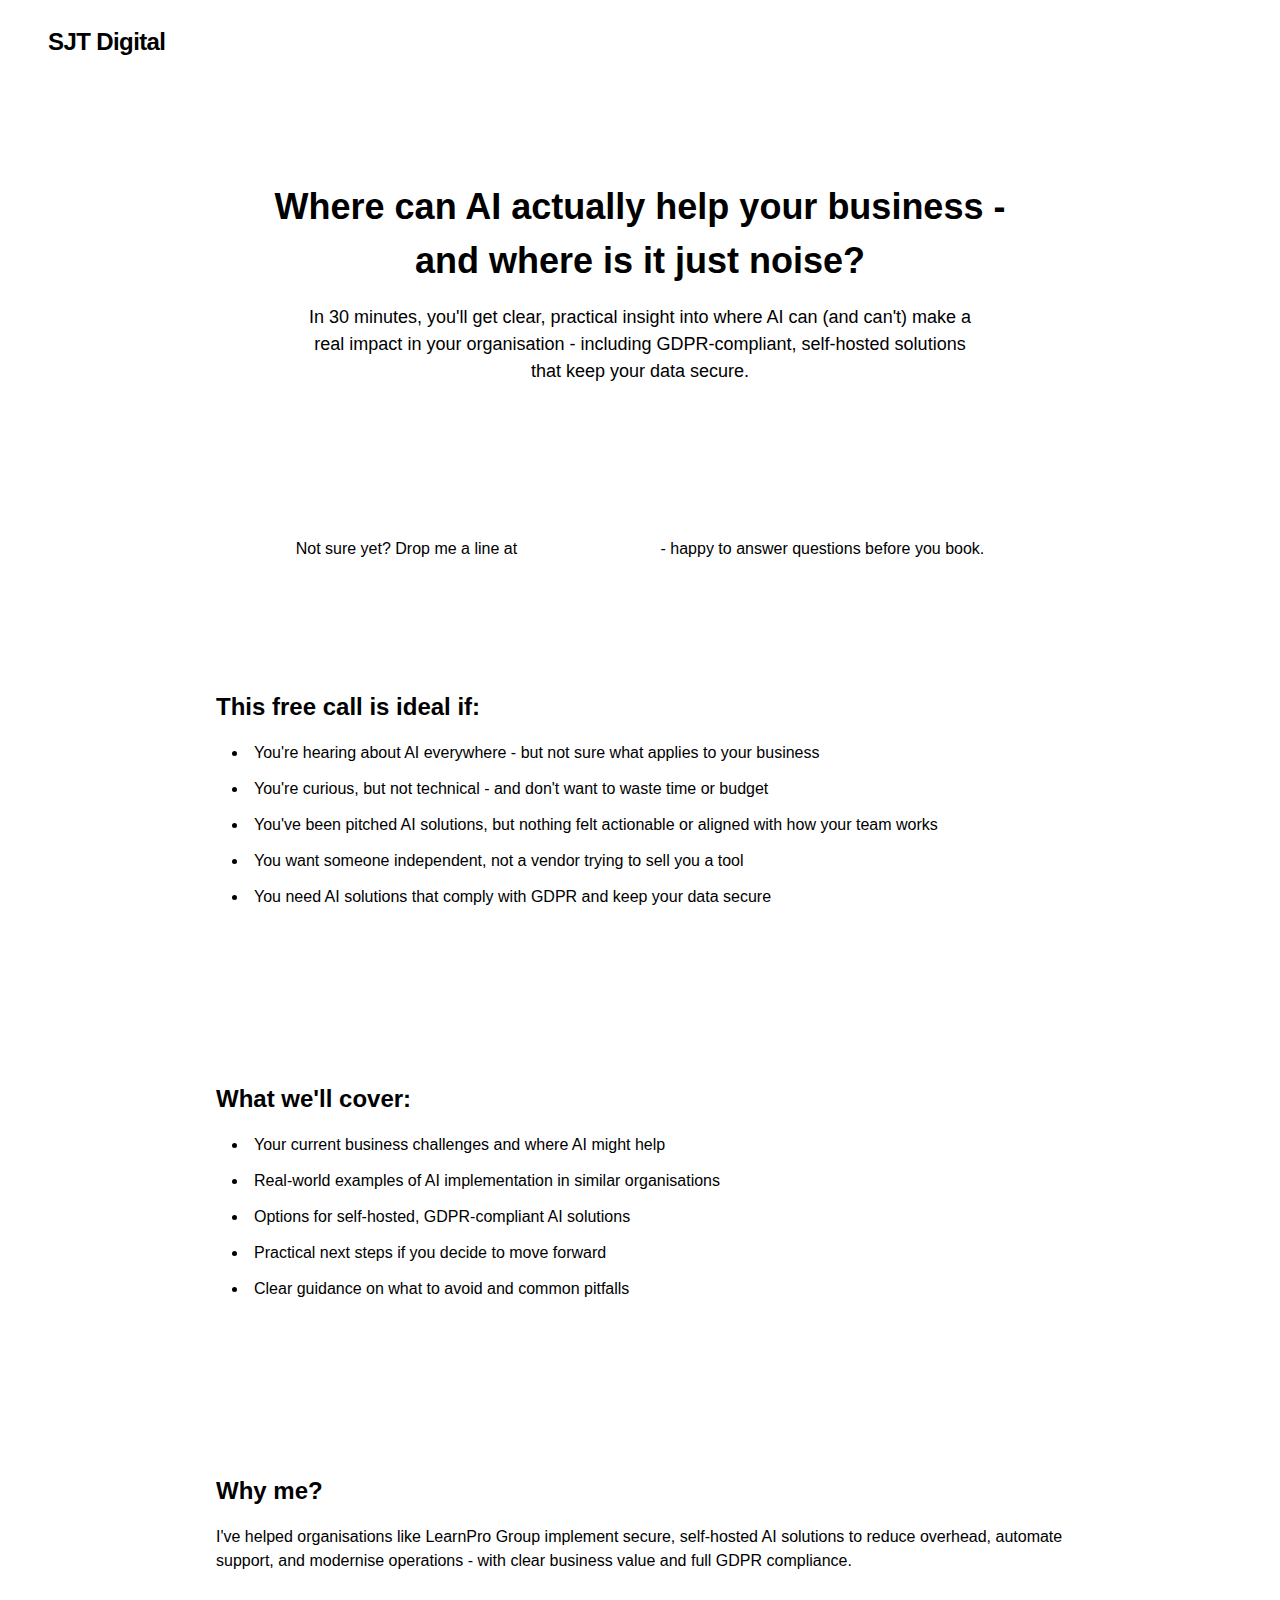
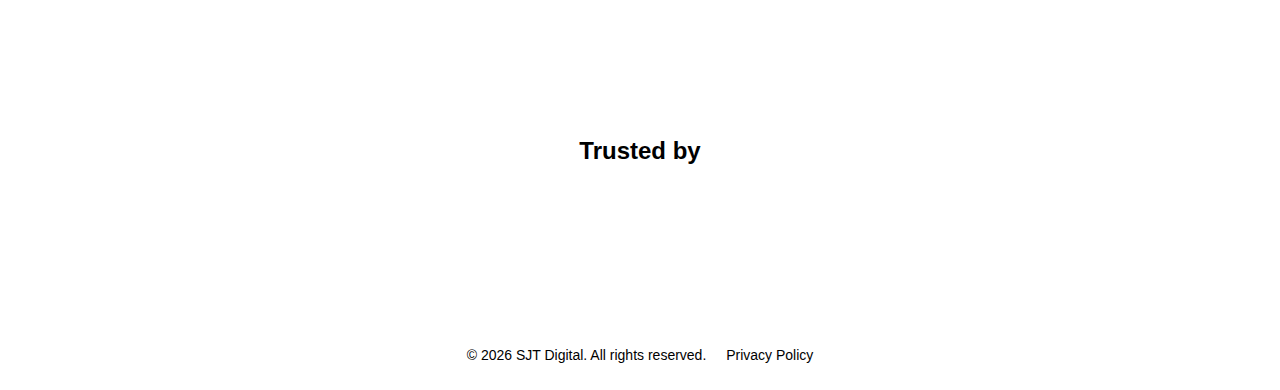
<file: ai-fact-find.html>
<!DOCTYPE html>
<html lang="en">

<head>
    <!-- Google tag (gtag.js) -->
    <script async src="https://www.googletagmanager.com/gtag/js?id=G-GJ8NNXBM1Z"></script>
    <script>
        window.dataLayer = window.dataLayer || [];
        function gtag() { dataLayer.push(arguments); }
        gtag('js', new Date());
        gtag('config', 'G-GJ8NNXBM1Z');
    </script>
    <meta charset="UTF-8">
    <meta name="viewport" content="width=device-width, initial-scale=1.0">
    <title>AI Fact-Find | SJT Digital</title>
    <meta name="description"
        content="Book a free 30-minute call to explore where AI can actually help your business - without hype or pressure.">
    <meta name="author" content="Simon Taylor">

    <!-- Open Graph / Facebook -->
    <meta property="og:type" content="website">
    <meta property="og:url" content="https://sjtdigital.com/ai-fact-find">
    <meta property="og:title" content="AI Fact-Find | SJT Digital">
    <meta property="og:description"
        content="Book a free 30-minute call to explore where AI can actually help your business - without hype or pressure.">
    <meta property="og:image" content="/og-image.jpg">

    <!-- Twitter -->
    <meta property="twitter:card" content="summary_large_image">
    <meta property="twitter:url" content="https://sjtdigital.com/ai-fact-find">
    <meta property="twitter:title" content="AI Fact-Find | SJT Digital">
    <meta property="twitter:description"
        content="Book a free 30-minute call to explore where AI can actually help your business - without hype or pressure.">
    <meta property="twitter:image" content="/og-image.jpg">

    <link rel="icon" type="image/png" href="assets/favicon.png">

    <style>
        * {
            margin: 0;
            padding: 0;
            box-sizing: border-box;
        }

        body {
            font-family: -apple-system, BlinkMacSystemFont, 'Segoe UI', Roboto, sans-serif;
            background-color: var(--bg-dark);
            color: var(--text-primary);
            line-height: 1.5;
        }

        header {
            padding: 1.5rem;
            border-bottom: 1px solid var(--border-color);
        }

        .container {
            max-width: 80rem;
            margin: 0 auto;
            padding: 0 1.5rem;
        }

        .header-content {
            display: flex;
            justify-content: space-between;
            align-items: center;
        }

        h1 {
            font-size: 1.5rem;
            font-weight: 600;
            letter-spacing: -0.025em;
        }

        nav {
            display: flex;
            gap: 1rem;
        }

        nav a {
            color: white;
            text-decoration: none;
            font-size: 0.875rem;
        }

        nav a:hover {
            text-decoration: underline;
        }

        section {
            padding: 5rem 0;
        }

        .hero {
            text-align: center;
            padding: 6rem 0 2rem 0;
        }

        .hero h2 {
            font-size: 2.25rem;
            font-weight: 700;
            margin-bottom: 1rem;
            max-width: 48rem;
            margin-left: auto;
            margin-right: auto;
        }

        .hero p {
            font-size: 1.125rem;
            color: var(--text-secondary);
            max-width: 42rem;
            margin: 0 auto;
        }

        .dark-bg {
            background: linear-gradient(135deg, var(--gradient-start), var(--gradient-end));
        }

        h3 {
            font-size: 1.5rem;
            font-weight: 600;
            margin-bottom: 1rem;
        }

        .content {
            max-width: 56rem;
            margin: 0 auto;
        }

        .text-gray {
            color: var(--text-secondary);
        }

        ul {
            list-style-type: disc;
            list-style-position: inside;
            margin-left: 1rem;
        }

        li {
            margin-bottom: 0.75rem;
        }

        a {
            color: white;
            text-decoration: none;
        }

        a:hover {
            text-decoration: underline;
        }

        footer {
            padding: 1.5rem;
            text-align: center;
            font-size: 0.875rem;
            color: var(--text-secondary);
            border-top: 1px solid var(--border-color);
        }

        .cta-section {
            text-align: center;
            padding: 0 0 2rem 0;
        }

        .cta-section p {
            margin-bottom: 1rem;
        }

        .book-button {
            display: inline-block;
            background: linear-gradient(135deg, var(--accent-primary), var(--accent-secondary));
            color: white;
            padding: 1rem 2rem;
            border-radius: 0.375rem;
            font-weight: 500;
            text-decoration: none;
            transition: all 0.3s ease;
            margin: 2rem 0;
        }

        .book-button:hover {
            background: linear-gradient(135deg, var(--accent-secondary), var(--accent-primary));
            box-shadow: 0 2px 8px rgba(6, 182, 212, 0.15);
            color: #f0f9ff;
            box-shadow: 0 4px 16px rgba(6, 182, 212, 0.3);
            text-decoration: none;
        }

    </style>
</head>

<body>
    <header>
        <div class="container header-content">
            <h1><a href="/" style="text-decoration: none; color: inherit;">SJT Digital</a></h1>
            <nav aria-label="Main navigation">
                <a href="/#about">About</a>
                <a href="blog.html">Blog</a>
                <a href="contact.html">Contact</a>
                <a href="tel:+447972377139" class="nav-phone">+44 7972 377139</a>
            </nav>
        </div>
    </header>

    <main>
        <section class="hero">
            <h2>Where can AI actually help your business - and where is it just noise?</h2>
            <p class="text-gray">
                In 30 minutes, you'll get clear, practical insight into where AI can (and can't) make a real impact in
                your organisation - including GDPR-compliant, self-hosted solutions that keep your data secure.
            </p>
        </section>

        <section class="cta-section">
            <div class="container content">
                <a href="https://calendly.com/simon-j-taylor/30min" target="_blank" rel="noopener noreferrer"
                    class="book-button" onclick="gtag('event', 'generate_lead', { 'currency': 'GBP', 'value': 0 });">
                    Book Your Free 30-Minute Call
                </a>
                <p class="text-gray">
                    Not sure yet? Drop me a line at <a href="mailto:info@sjtdigital.com"
                        onclick="gtag('event', 'contact', { 'method': 'email' });">info@sjtdigital.com</a> - happy to
                    answer questions before you book.
                </p>
            </div>
        </section>

        <section class="dark-bg">
            <div class="container content">
                <h3>This free call is ideal if:</h3>
                <ul class="text-gray">
                    <li>You're hearing about AI everywhere - but not sure what applies to your business</li>
                    <li>You're curious, but not technical - and don't want to waste time or budget</li>
                    <li>You've been pitched AI solutions, but nothing felt actionable or aligned with how your team
                        works</li>
                    <li>You want someone independent, not a vendor trying to sell you a tool</li>
                    <li>You need AI solutions that comply with GDPR and keep your data secure</li>
                </ul>
            </div>
        </section>

        <section>
            <div class="container content">
                <h3>What we'll cover:</h3>
                <ul class="text-gray">
                    <li>Your current business challenges and where AI might help</li>
                    <li>Real-world examples of AI implementation in similar organisations</li>
                    <li>Options for self-hosted, GDPR-compliant AI solutions</li>
                    <li>Practical next steps if you decide to move forward</li>
                    <li>Clear guidance on what to avoid and common pitfalls</li>
                </ul>
            </div>
        </section>

        <section class="dark-bg">
            <div class="container content">
                <h3>Why me?</h3>
                <p class="text-gray">
                    I've helped organisations like LearnPro Group implement secure, self-hosted AI solutions to reduce
                    overhead, automate support, and modernise operations - with clear business value and full GDPR
                    compliance.
                </p>
            </div>
        </section>



        <section id="clients" class="dark-bg">
            <div class="container content" style="text-align: center;">
                <h3 style="margin-bottom: 2rem;">Trusted by</h3>
                <div style="overflow: hidden; width: 100%; position: relative;">
                    <div class="logo-carousel"
                        style="display: flex; align-items: center; animation: slide 36s linear infinite; opacity: 0.7;">
                        <img src="assets/logos/learnpro-group.svg" alt="LearnPro Group"
                            style="height: 40px; filter: brightness(0) invert(1); margin: 0 3rem; flex-shrink: 0;">
                        <img src="assets/logos/filtered.svg" alt="Filtered"
                            style="height: 40px; filter: brightness(0) invert(1); margin: 0 3rem; flex-shrink: 0;">
                        <img src="assets/logos/strategies.svg" alt="Strategies"
                            style="height: 40px; filter: brightness(0) invert(1); margin: 0 3rem; flex-shrink: 0;">
                        <img src="assets/logos/pdrpro.svg" alt="pdrPro"
                            style="height: 40px; filter: brightness(0) invert(1); margin: 0 3rem; flex-shrink: 0;">
                        <img src="assets/logos/renoir.svg" alt="Renoir Interim"
                            style="height: 40px; filter: brightness(0) invert(1); margin: 0 3rem; flex-shrink: 0;">
                        <img src="assets/logos/learnpro.svg" alt="LearnPro"
                            style="height: 40px; filter: brightness(0) invert(1); margin: 0 3rem; flex-shrink: 0;">
                        <img src="assets/logos/firewatch.svg" alt="FireWatch"
                            style="height: 40px; filter: brightness(0) invert(1); margin: 0 3rem; flex-shrink: 0;">
                        <img src="assets/logos/pp.svg" alt="PP"
                            style="height: 40px; filter: brightness(0) invert(1); margin: 0 3rem; flex-shrink: 0;">
                        <img src="assets/logos/xvr.svg" alt="XVR"
                            style="height: 40px; filter: brightness(0) invert(1); margin: 0 3rem; flex-shrink: 0;">
                        <img src="assets/logos/civica.svg" alt="Civica"
                            style="height: 40px; filter: brightness(0) invert(1); margin: 0 3rem; flex-shrink: 0;">
                        <!-- Duplicate logos for seamless loop -->
                        <img src="assets/logos/learnpro-group.svg" alt="LearnPro Group"
                            style="height: 40px; filter: brightness(0) invert(1); margin: 0 3rem; flex-shrink: 0;">
                        <img src="assets/logos/filtered.svg" alt="Filtered"
                            style="height: 40px; filter: brightness(0) invert(1); margin: 0 3rem; flex-shrink: 0;">
                        <img src="assets/logos/strategies.svg" alt="Strategies"
                            style="height: 40px; filter: brightness(0) invert(1); margin: 0 3rem; flex-shrink: 0;">
                        <img src="assets/logos/pdrpro.svg" alt="pdrPro"
                            style="height: 40px; filter: brightness(0) invert(1); margin: 0 3rem; flex-shrink: 0;">
                        <img src="assets/logos/renoir.svg" alt="Renoir Interim"
                            style="height: 40px; filter: brightness(0) invert(1); margin: 0 3rem; flex-shrink: 0;">
                        <img src="assets/logos/learnpro.svg" alt="LearnPro"
                            style="height: 40px; filter: brightness(0) invert(1); margin: 0 3rem; flex-shrink: 0;">
                        <img src="assets/logos/firewatch.svg" alt="FireWatch"
                            style="height: 40px; filter: brightness(0) invert(1); margin: 0 3rem; flex-shrink: 0;">
                        <img src="assets/logos/pp.svg" alt="PP"
                            style="height: 40px; filter: brightness(0) invert(1); margin: 0 3rem; flex-shrink: 0;">
                        <img src="assets/logos/xvr.svg" alt="XVR"
                            style="height: 40px; filter: brightness(0) invert(1); margin: 0 3rem; flex-shrink: 0;">
                        <img src="assets/logos/civica.svg" alt="Civica"
                            style="height: 40px; filter: brightness(0) invert(1); margin: 0 3rem; flex-shrink: 0;">
                    </div>
                </div>
            </div>
        </section>
    </main>

    <footer>
        &copy;
        <script>document.write(new Date().getFullYear())</script> SJT Digital. All rights reserved.
        <span style="margin-left: 1rem;">
            <a href="privacy-policy.html" style="color: var(--text-muted); font-size: 0.875rem;">Privacy Policy</a>
        </span>
    </footer>
</body>

</html>
</file>
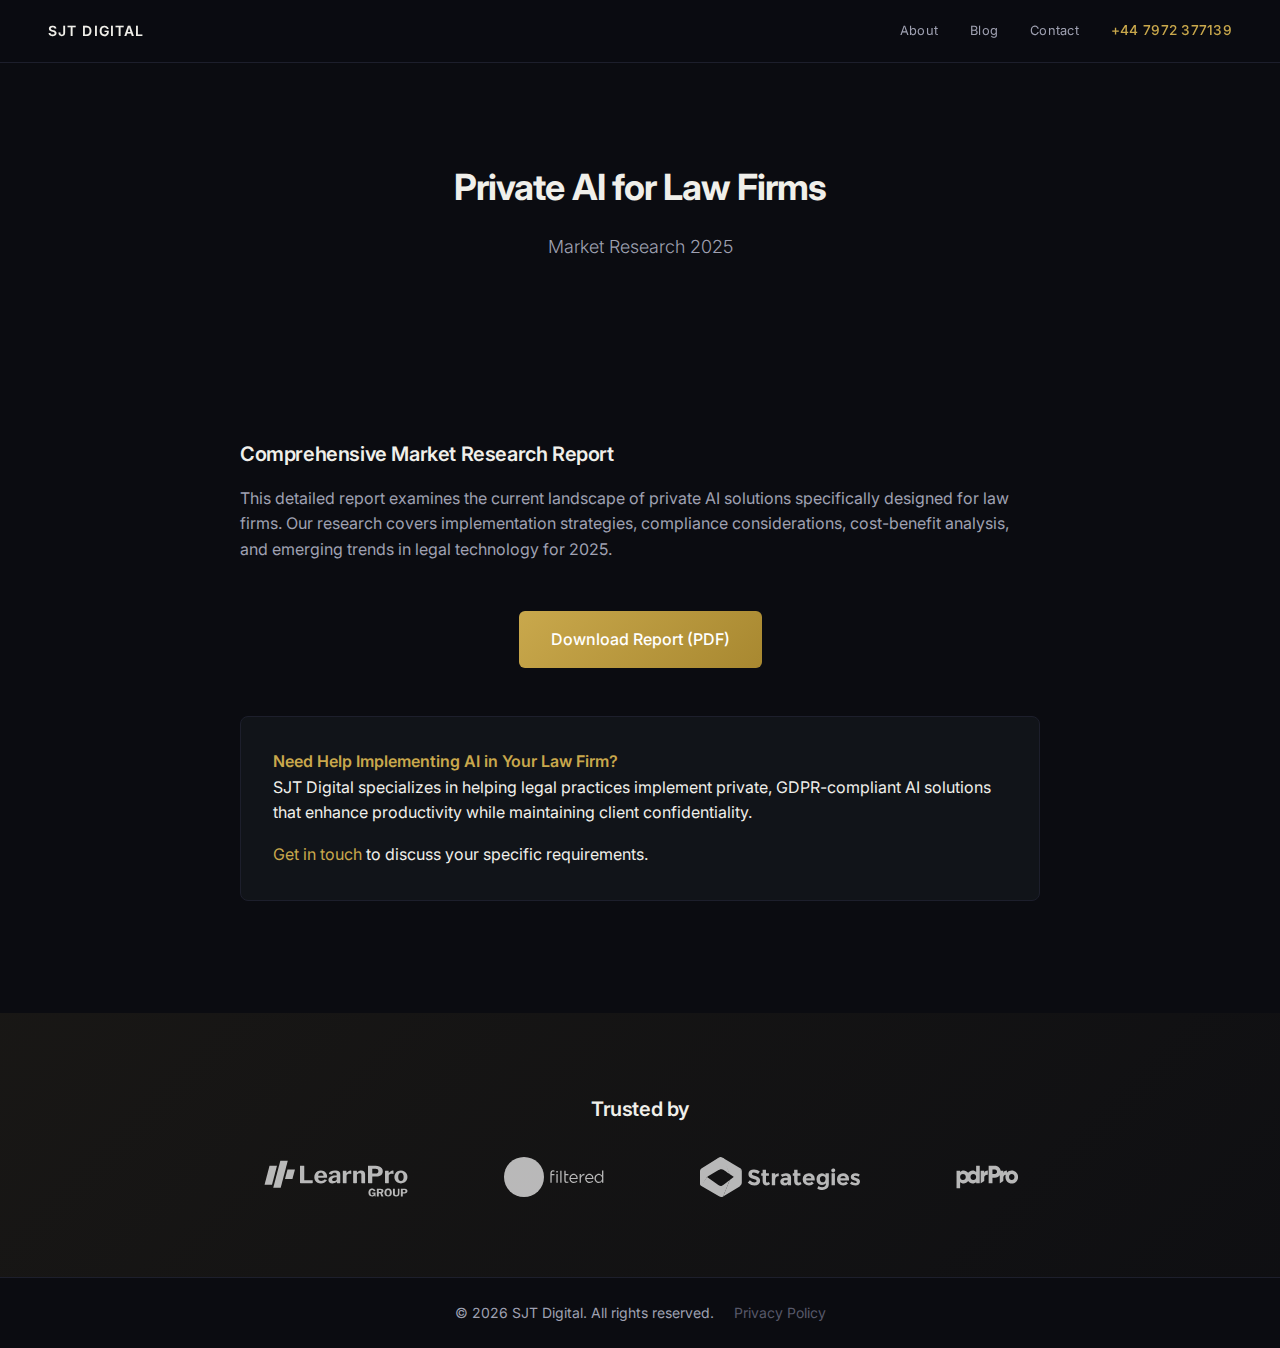
<file: ai-legal-report.html>
<!DOCTYPE html>
<html lang="en">

<head>
    <!-- Google tag (gtag.js) -->
    <script async src="https://www.googletagmanager.com/gtag/js?id=G-GJ8NNXBM1Z"></script>
    <script>
        window.dataLayer = window.dataLayer || [];
        function gtag() { dataLayer.push(arguments); }
        gtag('js', new Date());
        gtag('config', 'G-GJ8NNXBM1Z');
    </script>
    <meta charset="UTF-8">
    <link rel="icon" type="image/png" href="/assets/favicon.png">
    <meta name="viewport" content="width=device-width, initial-scale=1.0">
    <title>Private AI for Law Firms - Market Research 2025 | SJT Digital</title>
    <meta name="description"
        content="Comprehensive market research report on private AI solutions for law firms in 2025. Download our detailed analysis of AI implementation strategies for legal practices.">
    <meta name="keywords"
        content="AI for law firms, legal AI, private AI, law firm technology, legal tech, AI consulting, SJT Digital">
    <meta name="author" content="Simon Taylor">

    <!-- Open Graph / Facebook -->
    <meta property="og:type" content="article">
    <meta property="og:url" content="https://sjtdigital.com/ai-legal-report">
    <meta property="og:title" content="Private AI for Law Firms - Market Research 2025">
    <meta property="og:description"
        content="Comprehensive market research report on private AI solutions for law firms in 2025.">
    <meta property="og:image" content="/assets/sjt-digital.png">

    <!-- Twitter -->
    <meta property="twitter:card" content="summary_large_image">
    <meta property="twitter:url" content="https://sjtdigital.com/ai-legal-report">
    <meta property="twitter:title" content="Private AI for Law Firms - Market Research 2025">
    <meta property="twitter:description"
        content="Comprehensive market research report on private AI solutions for law firms in 2025.">
    <meta property="twitter:image" content="/assets/sjt-digital.png">

    <link rel="stylesheet" href="assets/style.css">
</head>

<body>
    <header>
        <div class="container header-content">
            <h1><a href="/" style="text-decoration: none; color: inherit;">SJT Digital</a></h1>
            <nav aria-label="Main navigation">
                <a href="/#about">About</a>
                <a href="blog.html">Blog</a>
                <a href="contact.html">Contact</a>
                <a href="tel:+447972377139" class="nav-phone">+44 7972 377139</a>
            </nav>
        </div>
    </header>

    <main>
        <section class="hero">
            <div class="container">
                <h2>Private AI for Law Firms</h2>
                <p class="text-gray">Market Research 2025</p>
            </div>
        </section>

        <section class="content">
            <div class="container">
                <div style="max-width: 800px; margin: 0 auto;">
                    <h3>Comprehensive Market Research Report</h3>
                    <p class="text-gray mb-2">
                        This detailed report examines the current landscape of private AI solutions specifically
                        designed for law firms.
                        Our research covers implementation strategies, compliance considerations, cost-benefit analysis,
                        and emerging trends
                        in legal technology for 2025.
                    </p>


                    <div style="text-align: center; margin: 3rem 0;">
                        <a href="assets/Private AI for Law Firms - Market Research 2025.pdf" target="_blank"
                            onclick="gtag('event', 'file_download', { 'file_name': 'Private AI for Law Firms - Market Research 2025.pdf', 'file_extension': 'pdf' });"
                            style="display: inline-block; background: linear-gradient(135deg, var(--accent-primary), var(--accent-secondary)); color: white; padding: 1rem 2rem; text-decoration: none; border-radius: 6px; font-weight: 500; transition: all 0.3s ease;">
                            Download Report (PDF)
                        </a>
                    </div>

                    <div
                        style="background: var(--bg-card); border: 1px solid var(--border-color); color: var(--text-primary); padding: 2rem; border-radius: 8px; margin: 2rem 0;">
                        <h4 style="margin-top: 0; color: var(--accent-primary);">Need Help Implementing AI in Your Law Firm?</h4>
                        <p style="margin-bottom: 1rem;">
                            SJT Digital specializes in helping legal practices implement private, GDPR-compliant AI
                            solutions
                            that enhance productivity while maintaining client confidentiality.
                        </p>
                        <p style="margin-bottom: 0;">
                            <a href="contact.html" onclick="gtag('event', 'click', { 'link_text': 'Get in touch' });"
                                style="color: var(--accent-primary);">Get in touch</a> to discuss your specific
                            requirements.
                        </p>
                    </div>
                </div>
            </div>
        </section>

        <section id="clients" class="dark-bg">
            <div class="container content" style="text-align: center;">
                <h3 style="margin-bottom: 2rem;">Trusted by</h3>
                <div style="overflow: hidden; width: 100%; position: relative;">
                    <div class="logo-carousel"
                        style="display: flex; align-items: center; animation: slide 36s linear infinite; opacity: 0.7;">
                        <img src="assets/logos/learnpro-group.svg" alt="LearnPro Group"
                            style="height: 40px; filter: brightness(0) invert(1); margin: 0 3rem; flex-shrink: 0;">
                        <img src="assets/logos/filtered.svg" alt="Filtered"
                            style="height: 40px; filter: brightness(0) invert(1); margin: 0 3rem; flex-shrink: 0;">
                        <img src="assets/logos/strategies.svg" alt="Strategies"
                            style="height: 40px; filter: brightness(0) invert(1); margin: 0 3rem; flex-shrink: 0;">
                        <img src="assets/logos/pdrpro.svg" alt="pdrPro"
                            style="height: 40px; filter: brightness(0) invert(1); margin: 0 3rem; flex-shrink: 0;">
                        <img src="assets/logos/renoir.svg" alt="Renoir Interim"
                            style="height: 40px; filter: brightness(0) invert(1); margin: 0 3rem; flex-shrink: 0;">
                        <img src="assets/logos/learnpro.svg" alt="LearnPro"
                            style="height: 40px; filter: brightness(0) invert(1); margin: 0 3rem; flex-shrink: 0;">
                        <img src="assets/logos/firewatch.svg" alt="FireWatch"
                            style="height: 40px; filter: brightness(0) invert(1); margin: 0 3rem; flex-shrink: 0;">
                        <img src="assets/logos/pp.svg" alt="PP"
                            style="height: 40px; filter: brightness(0) invert(1); margin: 0 3rem; flex-shrink: 0;">
                        <img src="assets/logos/xvr.svg" alt="XVR"
                            style="height: 40px; filter: brightness(0) invert(1); margin: 0 3rem; flex-shrink: 0;">
                        <!-- Duplicate logos for seamless loop -->
                        <img src="assets/logos/learnpro-group.svg" alt="LearnPro Group"
                            style="height: 40px; filter: brightness(0) invert(1); margin: 0 3rem; flex-shrink: 0;">
                        <img src="assets/logos/filtered.svg" alt="Filtered"
                            style="height: 40px; filter: brightness(0) invert(1); margin: 0 3rem; flex-shrink: 0;">
                        <img src="assets/logos/strategies.svg" alt="Strategies"
                            style="height: 40px; filter: brightness(0) invert(1); margin: 0 3rem; flex-shrink: 0;">
                        <img src="assets/logos/pdrpro.svg" alt="pdrPro"
                            style="height: 40px; filter: brightness(0) invert(1); margin: 0 3rem; flex-shrink: 0;">
                        <img src="assets/logos/renoir.svg" alt="Renoir Interim"
                            style="height: 40px; filter: brightness(0) invert(1); margin: 0 3rem; flex-shrink: 0;">
                        <img src="assets/logos/learnpro.svg" alt="LearnPro"
                            style="height: 40px; filter: brightness(0) invert(1); margin: 0 3rem; flex-shrink: 0;">
                        <img src="assets/logos/firewatch.svg" alt="FireWatch"
                            style="height: 40px; filter: brightness(0) invert(1); margin: 0 3rem; flex-shrink: 0;">
                        <img src="assets/logos/pp.svg" alt="PP"
                            style="height: 40px; filter: brightness(0) invert(1); margin: 0 3rem; flex-shrink: 0;">
                        <img src="assets/logos/xvr.svg" alt="XVR"
                            style="height: 40px; filter: brightness(0) invert(1); margin: 0 3rem; flex-shrink: 0;">
                    </div>
                </div>
            </div>
        </section>
    </main>

    <footer>
        &copy;
        <script>document.write(new Date().getFullYear())</script> SJT Digital. All rights reserved.
        <span style="margin-left: 1rem;">
            <a href="privacy-policy.html" style="color: var(--text-muted); font-size: 0.875rem;">Privacy Policy</a>
        </span>
    </footer>
</body>

</html>
</file>
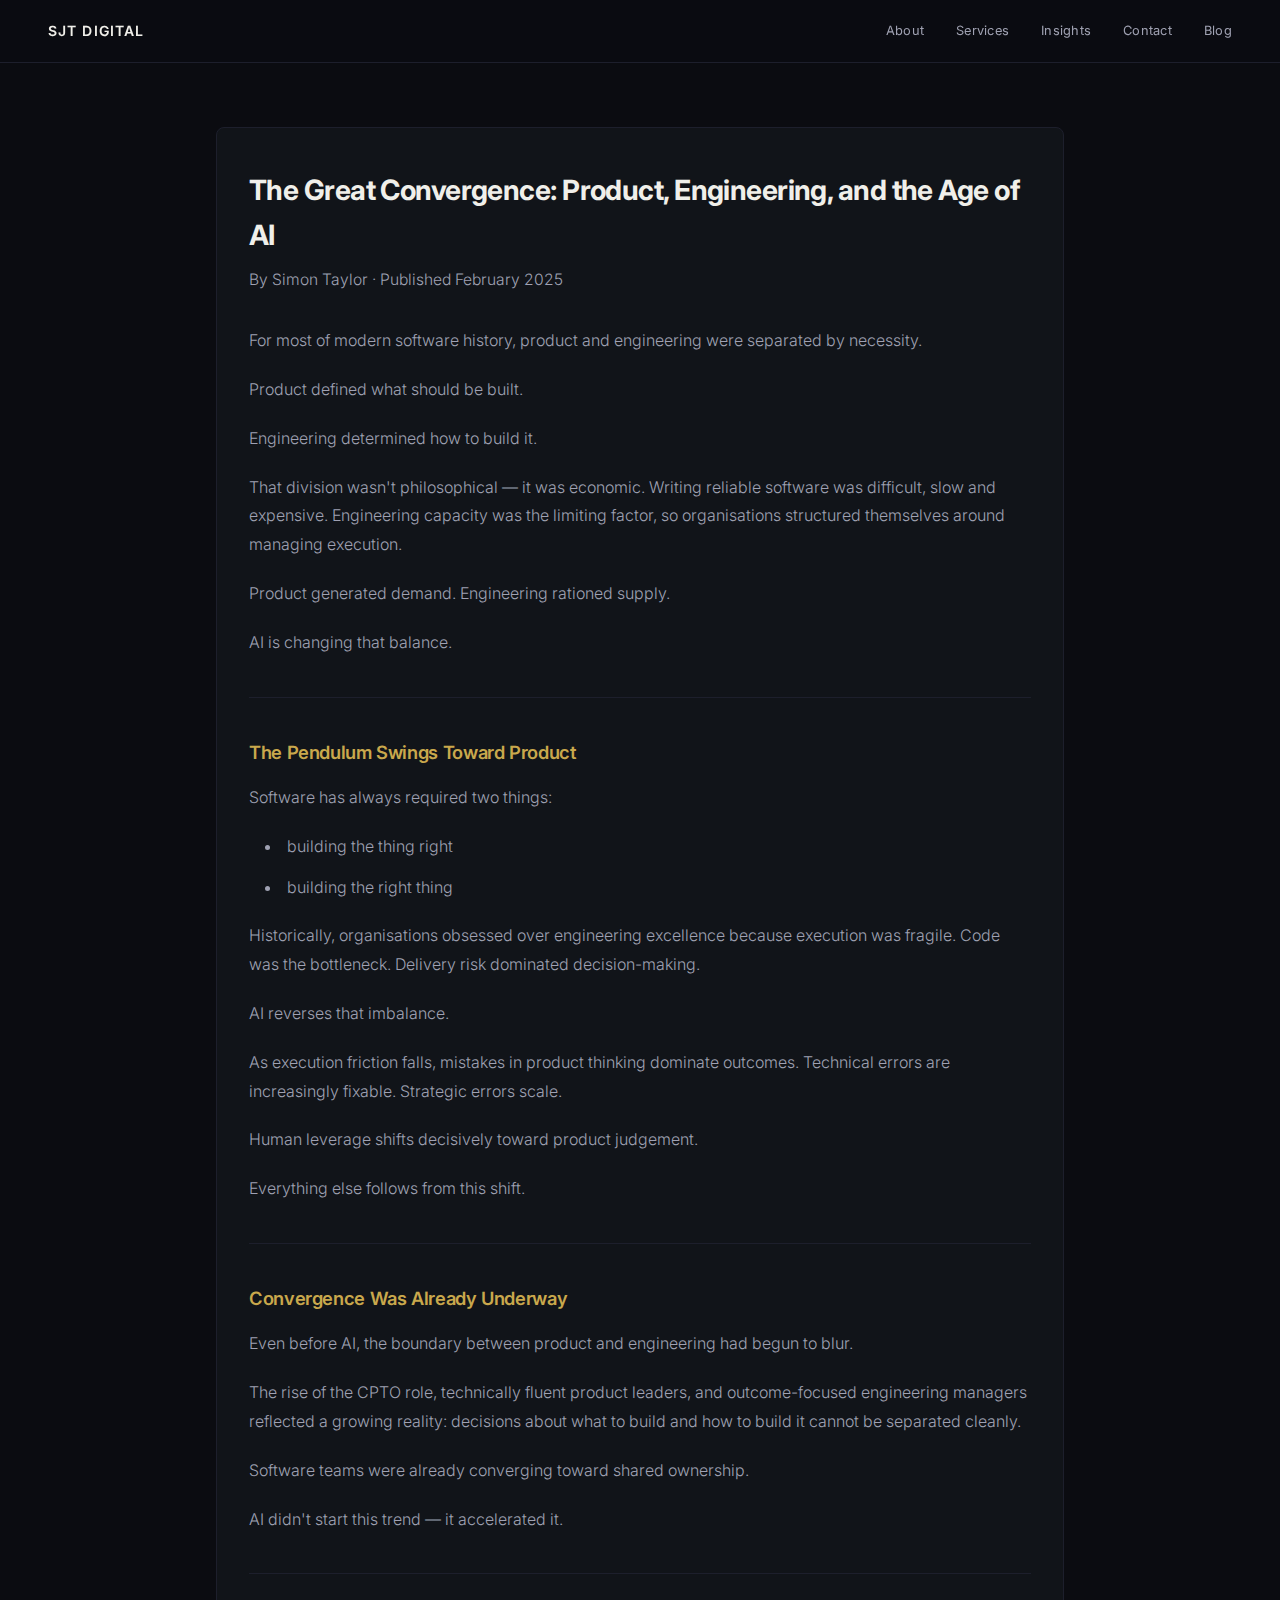
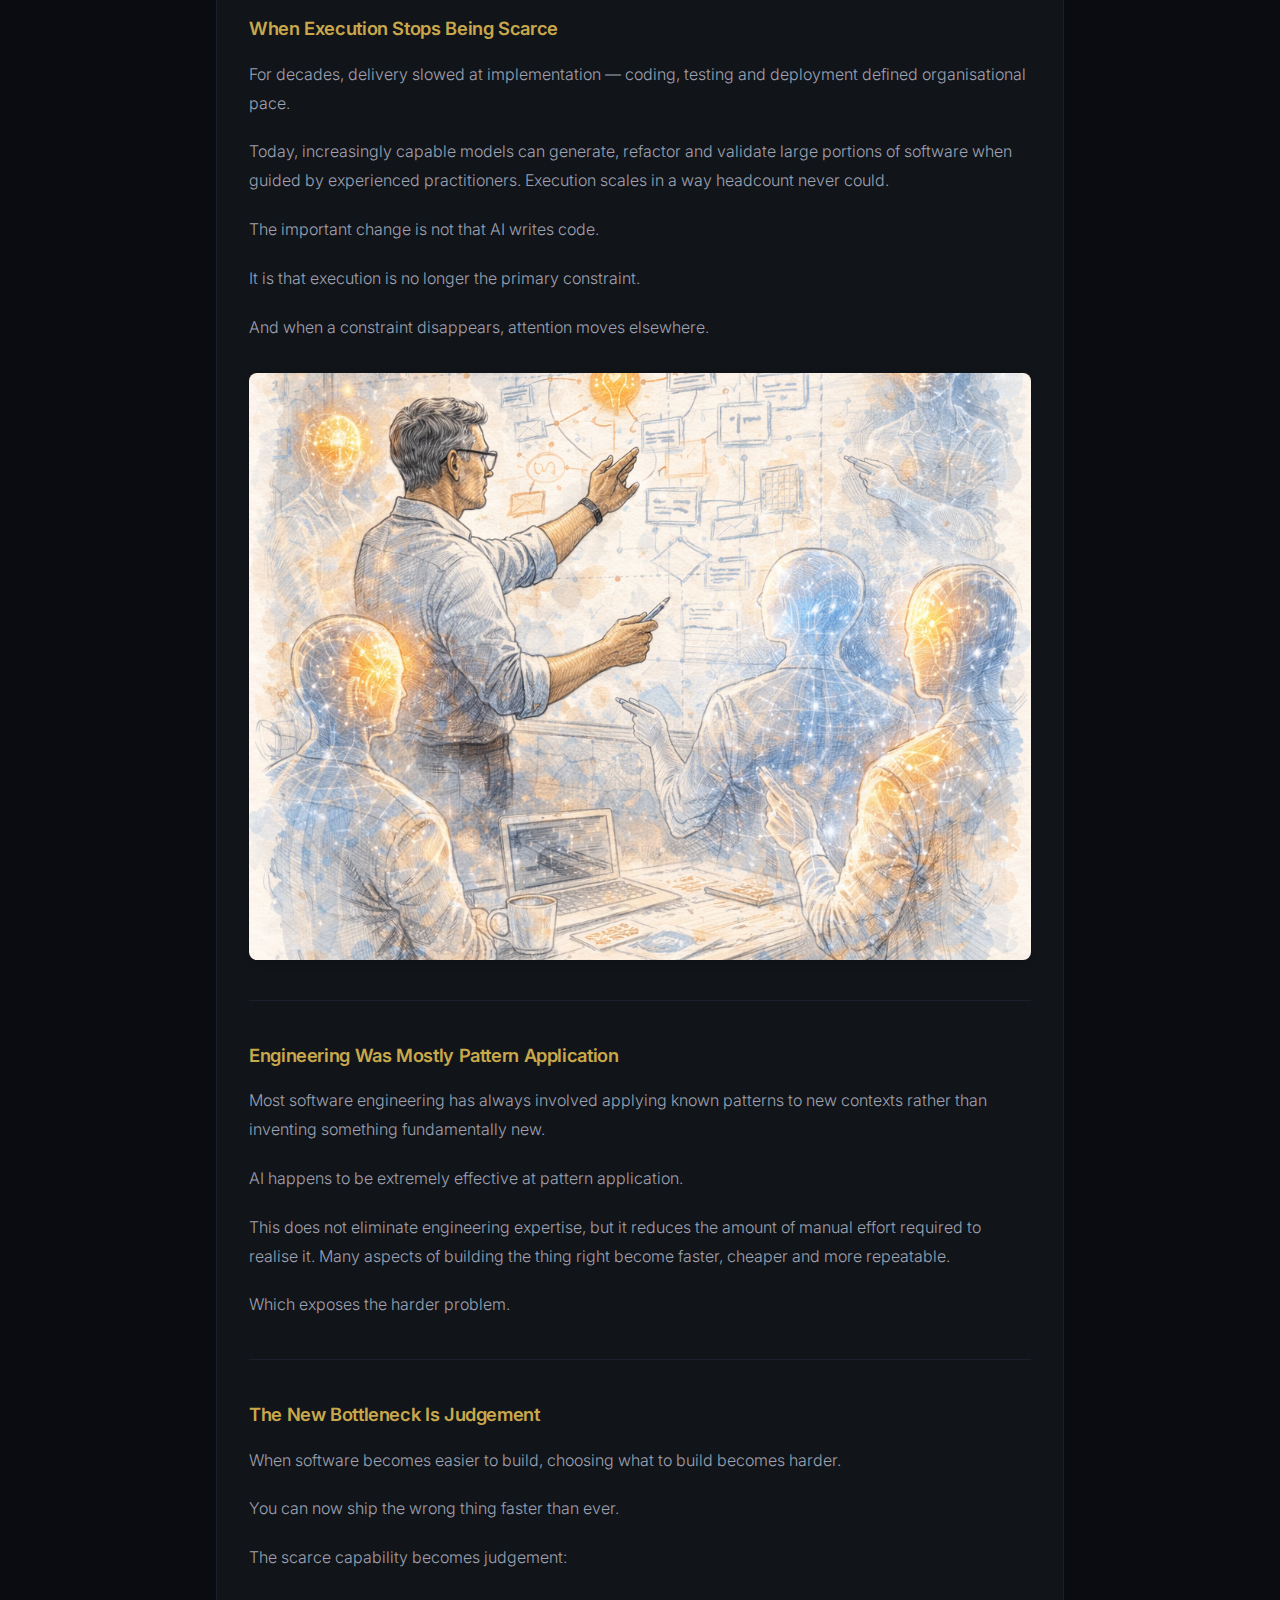
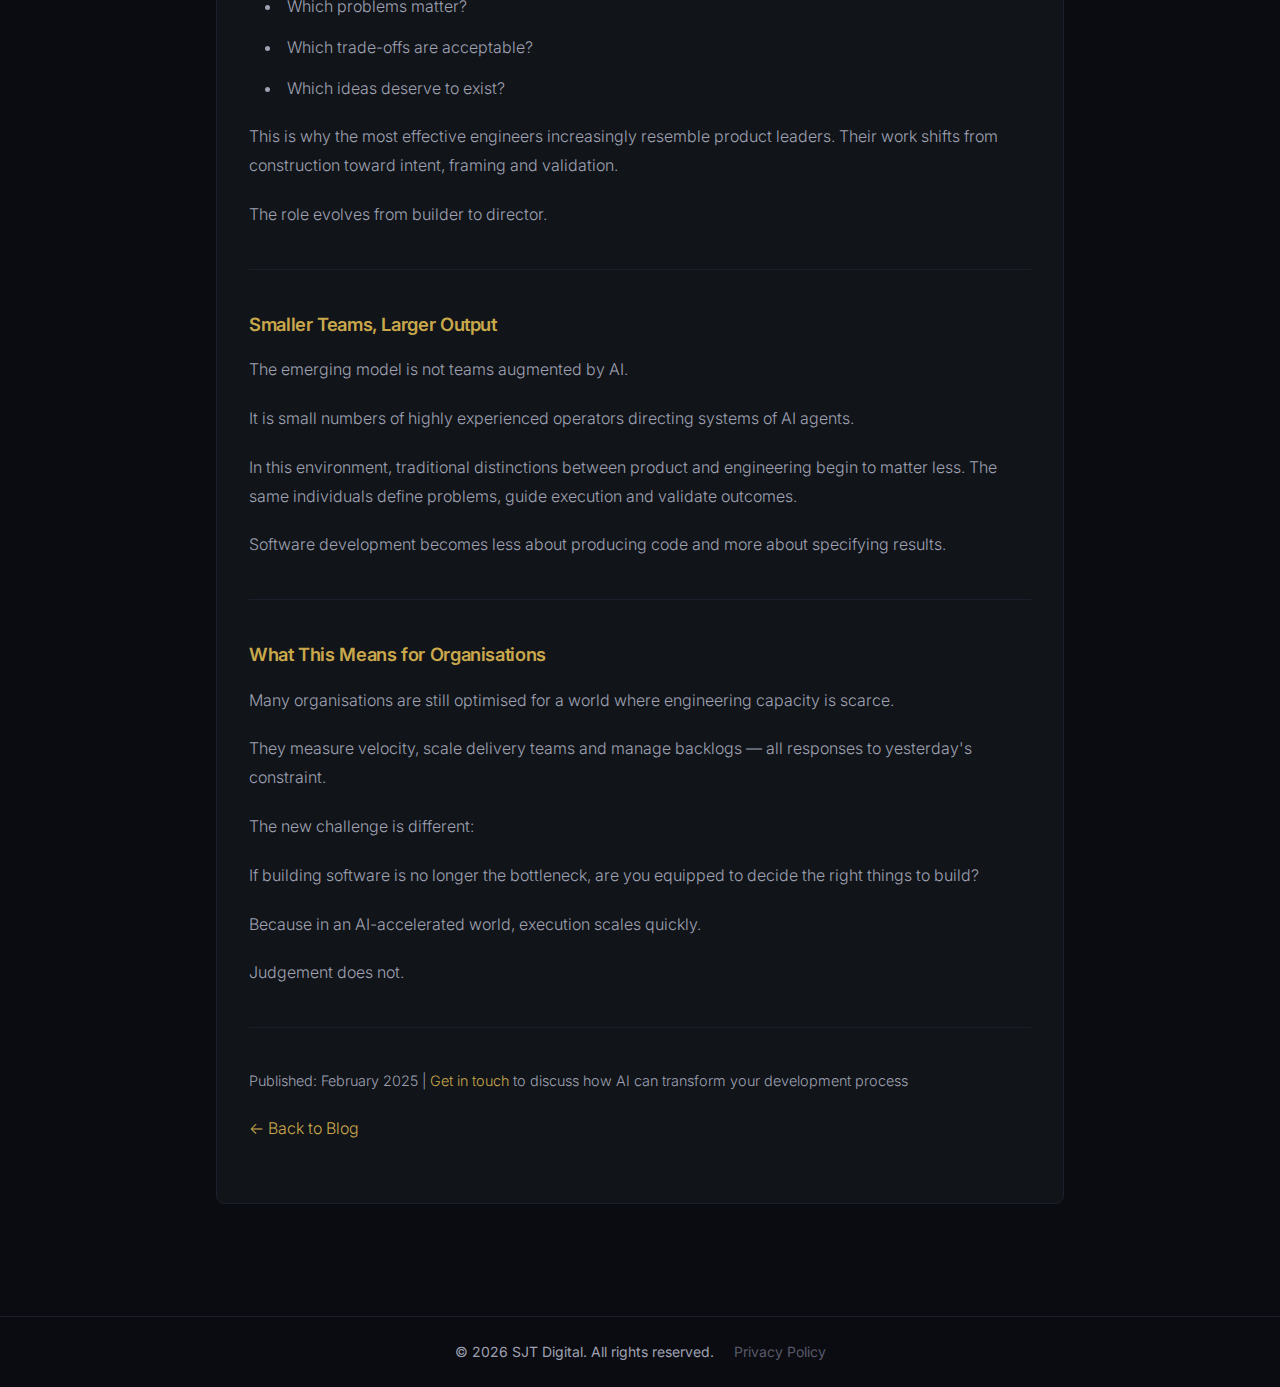
<file: ai-product-engineering-convergence.html>
<!DOCTYPE html>
<html lang="en">

<head>
    <!-- Google tag (gtag.js) -->
    <script async src="https://www.googletagmanager.com/gtag/js?id=G-GJ8NNXBM1Z"></script>
    <script>
        window.dataLayer = window.dataLayer || [];
        function gtag() { dataLayer.push(arguments); }
        gtag('js', new Date());
        gtag('config', 'G-GJ8NNXBM1Z');
    </script>
    <meta charset="UTF-8">
    <meta name="viewport" content="width=device-width, initial-scale=1.0">
    <title>The Great Convergence: Product, Engineering, and the Age of AI | SJT Digital</title>
    <meta name="description"
        content="Execution is becoming abundant. Judgement is not. How AI is shifting the constraint from engineering capacity to product thinking, and what this means for organisations.">
    <meta name="author" content="Simon Taylor">
    <link rel="icon" type="image/png" href="assets/favicon.png">
    <link rel="stylesheet" href="assets/style.css">
</head>

<body>
    <header>
        <div class="container header-content">
            <h1><a href="/">SJT Digital</a></h1>
            <nav aria-label="Main navigation">
                <a href="/#about">About</a>
                <a href="services.html">Services</a>
                <a href="insights.html">Insights</a>
                <a href="contact.html">Contact</a>
                <a href="blog.html">Blog</a>
            </nav>
        </div>
    </header>
    <main class="container blog-list">
        <div class="blog-post">
            <h2>The Great Convergence: Product, Engineering, and the Age of AI</h2>
            <p class="blog-meta" style="color: var(--text-secondary);font-size:0.98rem;margin-top:-1rem;margin-bottom:2rem;">By Simon
                Taylor &middot; Published February 2025</p>
            <p>For most of modern software history, product and engineering were separated by necessity.</p>
            <p>Product defined what should be built.</p>
            <p>Engineering determined how to build it.</p>
            <p>That division wasn't philosophical — it was economic. Writing reliable software was difficult, slow and expensive. Engineering capacity was the limiting factor, so organisations structured themselves around managing execution.</p>
            <p>Product generated demand. Engineering rationed supply.</p>
            <p>AI is changing that balance.</p>
            <hr>
            <h3>The Pendulum Swings Toward Product</h3>
            <p>Software has always required two things:</p>
            <ul>
                <li>building the thing right</li>
                <li>building the right thing</li>
            </ul>
            <p>Historically, organisations obsessed over engineering excellence because execution was fragile. Code was the bottleneck. Delivery risk dominated decision-making.</p>
            <p>AI reverses that imbalance.</p>
            <p>As execution friction falls, mistakes in product thinking dominate outcomes. Technical errors are increasingly fixable. Strategic errors scale.</p>
            <p>Human leverage shifts decisively toward product judgement.</p>
            <p>Everything else follows from this shift.</p>
            <hr>
            <h3>Convergence Was Already Underway</h3>
            <p>Even before AI, the boundary between product and engineering had begun to blur.</p>
            <p>The rise of the CPTO role, technically fluent product leaders, and outcome-focused engineering managers reflected a growing reality: decisions about what to build and how to build it cannot be separated cleanly.</p>
            <p>Software teams were already converging toward shared ownership.</p>
            <p>AI didn't start this trend — it accelerated it.</p>
            <hr>
            <h3>When Execution Stops Being Scarce</h3>
            <p>For decades, delivery slowed at implementation — coding, testing and deployment defined organisational pace.</p>
            <p>Today, increasingly capable models can generate, refactor and validate large portions of software when guided by experienced practitioners. Execution scales in a way headcount never could.</p>
            <p>The important change is not that AI writes code.</p>
            <p>It is that execution is no longer the primary constraint.</p>
            <p>And when a constraint disappears, attention moves elsewhere.</p>
            <img src="assets/human-and-AI.png" alt="Human and AI collaboration in software development"
                style="display:block;max-width:100%;margin:2rem auto;border-radius:0.5rem;box-shadow:0 2px 8px rgba(0,0,0,0.12);" />
            <hr>
            <h3>Engineering Was Mostly Pattern Application</h3>
            <p>Most software engineering has always involved applying known patterns to new contexts rather than inventing something fundamentally new.</p>
            <p>AI happens to be extremely effective at pattern application.</p>
            <p>This does not eliminate engineering expertise, but it reduces the amount of manual effort required to realise it. Many aspects of building the thing right become faster, cheaper and more repeatable.</p>
            <p>Which exposes the harder problem.</p>
            <hr>
            <h3>The New Bottleneck Is Judgement</h3>
            <p>When software becomes easier to build, choosing what to build becomes harder.</p>
            <p>You can now ship the wrong thing faster than ever.</p>
            <p>The scarce capability becomes judgement:</p>
            <ul>
                <li>Which problems matter?</li>
                <li>Which trade-offs are acceptable?</li>
                <li>Which ideas deserve to exist?</li>
            </ul>
            <p>This is why the most effective engineers increasingly resemble product leaders. Their work shifts from construction toward intent, framing and validation.</p>
            <p>The role evolves from builder to director.</p>
            <hr>
            <h3>Smaller Teams, Larger Output</h3>
            <p>The emerging model is not teams augmented by AI.</p>
            <p>It is small numbers of highly experienced operators directing systems of AI agents.</p>
            <p>In this environment, traditional distinctions between product and engineering begin to matter less. The same individuals define problems, guide execution and validate outcomes.</p>
            <p>Software development becomes less about producing code and more about specifying results.</p>
            <hr>
            <h3>What This Means for Organisations</h3>
            <p>Many organisations are still optimised for a world where engineering capacity is scarce.</p>
            <p>They measure velocity, scale delivery teams and manage backlogs — all responses to yesterday's constraint.</p>
            <p>The new challenge is different:</p>
            <p>If building software is no longer the bottleneck, are you equipped to decide the right things to build?</p>
            <p>Because in an AI-accelerated world, execution scales quickly.</p>
            <p>Judgement does not.</p>
            <hr>
            <p style="margin-top: 2rem; font-size: 0.9rem; color: var(--text-secondary);">
                Published: February 2025 |
                <a href="contact.html" style="color: var(--accent-primary);">Get in touch</a> to discuss how AI can
                transform your development process
            </p>
            <p><a href="blog.html" style="color: var(--accent-primary);">← Back to Blog</a></p>
        </div>
    </main>
    <footer>
        &copy;
        <script>document.write(new Date().getFullYear())</script> SJT Digital. All rights reserved.
        <span style="margin-left: 1rem;">
            <a href="privacy-policy.html" style="color: var(--text-muted); font-size: 0.875rem;">Privacy Policy</a>
        </span>
    </footer>
</body>

</html>
</file>
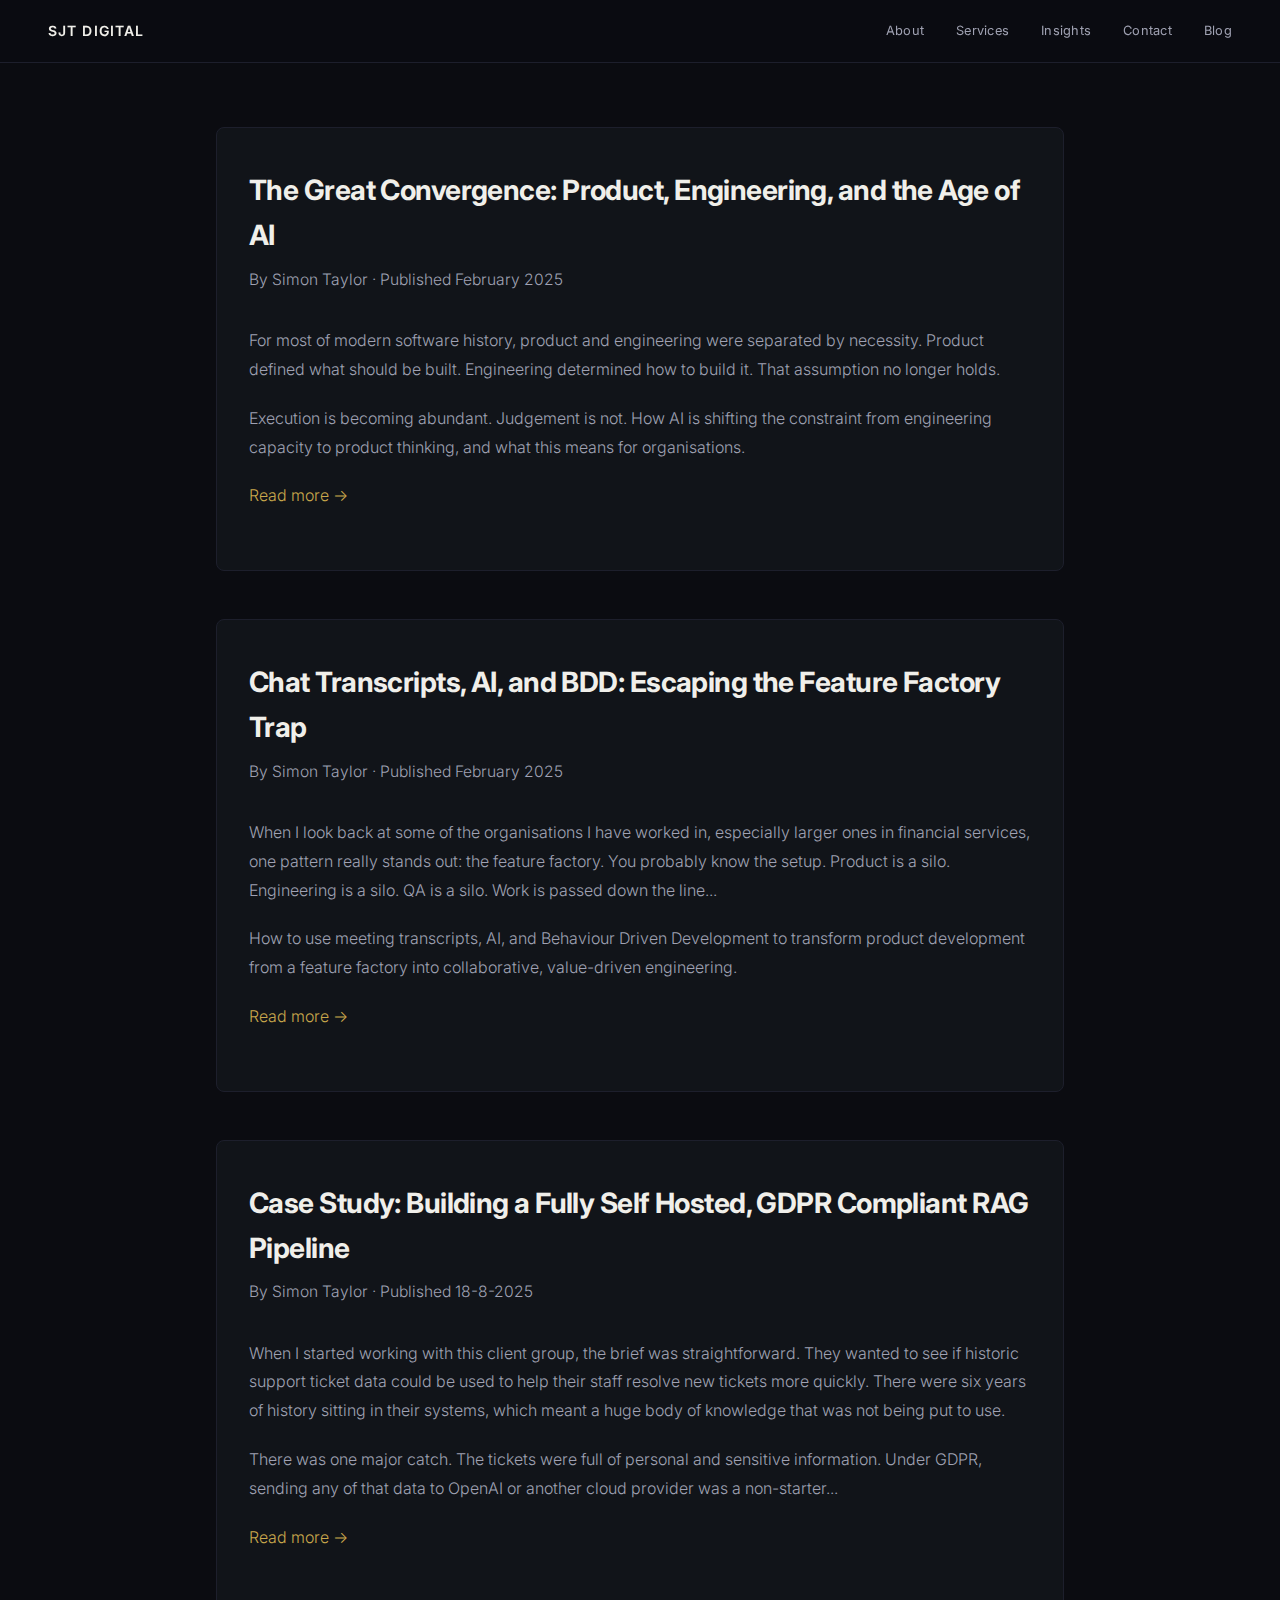
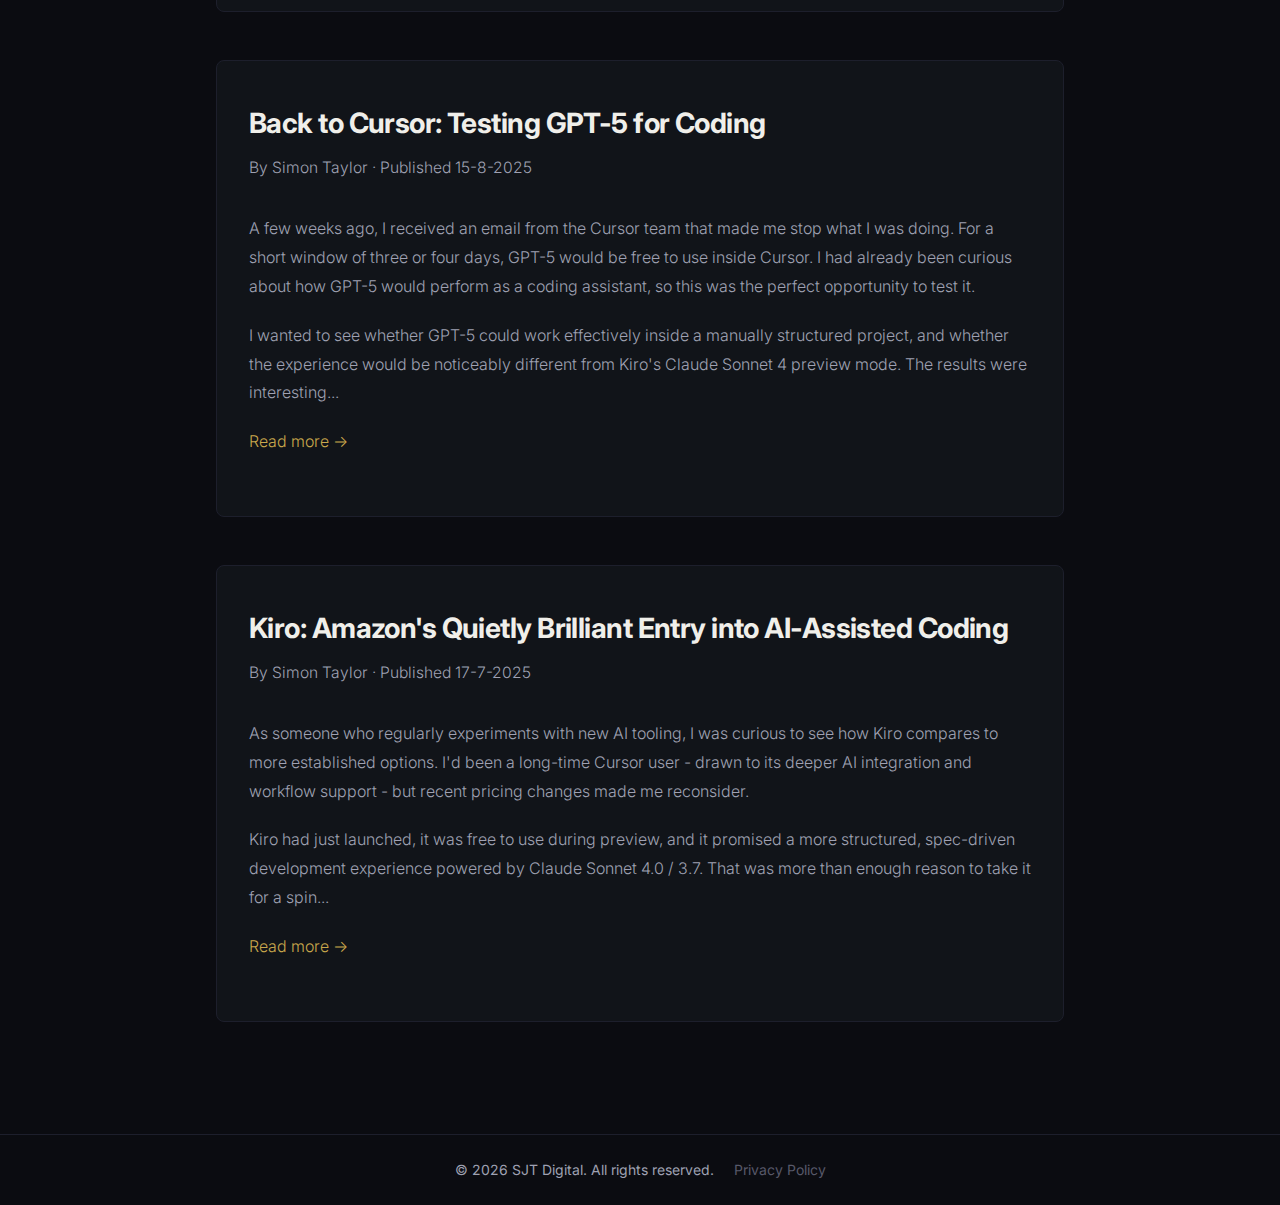
<file: blog.html>
<!DOCTYPE html>
<html lang="en">
<head>
    <!-- Google tag (gtag.js) -->
    <script async src="https://www.googletagmanager.com/gtag/js?id=G-GJ8NNXBM1Z"></script>
    <script>
      window.dataLayer = window.dataLayer || [];
      function gtag(){dataLayer.push(arguments);}
      gtag('js', new Date());
      gtag('config', 'G-GJ8NNXBM1Z');
    </script>
    <meta charset="UTF-8">
    <meta name="viewport" content="width=device-width, initial-scale=1.0">
    <title>Blog | SJT Digital</title>
    <meta name="description" content="Insights and articles from SJT Digital.">
    <meta name="author" content="Simon Taylor">
    <link rel="icon" type="image/png" href="assets/favicon.png">
    <link rel="stylesheet" href="assets/style.css">
</head>
<body>
    <header>
        <div class="container header-content">
            <h1><a href="/">SJT Digital</a></h1>
            <nav aria-label="Main navigation">
                <a href="/#about">About</a>
                <a href="services.html">Services</a>
                <a href="insights.html">Insights</a>
                <a href="contact.html">Contact</a>
                <a href="blog.html">Blog</a>
            </nav>
        </div>
    </header>
    <main class="container blog-list">
        <div class="blog-post">
            <h2><a href="ai-product-engineering-convergence.html" style="color: inherit; text-decoration: none;">The Great Convergence: Product, Engineering, and the Age of AI</a></h2>
            <p class="blog-meta" style="color: var(--text-secondary);font-size:0.98rem;margin-top:-1rem;margin-bottom:2rem;">By Simon Taylor &middot; Published February 2025</p>
            <p>For most of modern software history, product and engineering were separated by necessity. Product defined what should be built. Engineering determined how to build it. That assumption no longer holds.</p>
            <p>Execution is becoming abundant. Judgement is not. How AI is shifting the constraint from engineering capacity to product thinking, and what this means for organisations.</p>
            <p><a href="ai-product-engineering-convergence.html" style="color: var(--accent-primary);">Read more →</a></p>
        </div>
        <div class="blog-post">
            <h2><a href="chat-transcripts-ai-bdd.html" style="color: inherit; text-decoration: none;">Chat Transcripts, AI, and BDD: Escaping the Feature Factory Trap</a></h2>
            <p class="blog-meta" style="color: var(--text-secondary);font-size:0.98rem;margin-top:-1rem;margin-bottom:2rem;">By Simon Taylor &middot; Published February 2025</p>
            <p>When I look back at some of the organisations I have worked in, especially larger ones in financial services, one pattern really stands out: the feature factory. You probably know the setup. Product is a silo. Engineering is a silo. QA is a silo. Work is passed down the line...</p>
            <p>How to use meeting transcripts, AI, and Behaviour Driven Development to transform product development from a feature factory into collaborative, value-driven engineering.</p>
            <p><a href="chat-transcripts-ai-bdd.html" style="color: var(--accent-primary);">Read more →</a></p>
        </div>
        <div class="blog-post">
            <h2><a href="gdpr-compliant-rag-pipeline.html" style="color: inherit; text-decoration: none;">Case Study: Building a Fully Self Hosted, GDPR Compliant RAG Pipeline</a></h2>
            <p class="blog-meta" style="color: var(--text-secondary);font-size:0.98rem;margin-top:-1rem;margin-bottom:2rem;">By Simon Taylor &middot; Published 18-8-2025</p>
            <p>When I started working with this client group, the brief was straightforward. They wanted to see if historic support ticket data could be used to help their staff resolve new tickets more quickly. There were six years of history sitting in their systems, which meant a huge body of knowledge that was not being put to use.</p>
            <p>There was one major catch. The tickets were full of personal and sensitive information. Under GDPR, sending any of that data to OpenAI or another cloud provider was a non-starter...</p>
            <p><a href="gdpr-compliant-rag-pipeline.html" style="color: var(--accent-primary);">Read more →</a></p>
        </div>
        <div class="blog-post">
            <h2><a href="cursor-gpt5-coding.html" style="color: inherit; text-decoration: none;">Back to Cursor: Testing GPT-5 for Coding</a></h2>
            <p class="blog-meta" style="color:var(--text-secondary);font-size:0.98rem;margin-top:-1rem;margin-bottom:2rem;">By Simon Taylor &middot; Published 15-8-2025</p>
            <p>A few weeks ago, I received an email from the Cursor team that made me stop what I was doing. For a short window of three or four days, GPT-5 would be free to use inside Cursor. I had already been curious about how GPT-5 would perform as a coding assistant, so this was the perfect opportunity to test it.</p>
            <p>I wanted to see whether GPT-5 could work effectively inside a manually structured project, and whether the experience would be noticeably different from Kiro's Claude Sonnet 4 preview mode. The results were interesting...</p>
            <p><a href="cursor-gpt5-coding.html" style="color: var(--accent-primary);">Read more →</a></p>
        </div>
        <div class="blog-post">
            <h2><a href="kiro-amazon-ai-coding.html" style="color: inherit; text-decoration: none;">Kiro: Amazon's Quietly Brilliant Entry into AI-Assisted Coding</a></h2>
            <p class="blog-meta" style="color:var(--text-secondary);font-size:0.98rem;margin-top:-1rem;margin-bottom:2rem;">By Simon Taylor &middot; Published 17-7-2025</p>
            <p>As someone who regularly experiments with new AI tooling, I was curious to see how Kiro compares to more established options. I'd been a long-time Cursor user - drawn to its deeper AI integration and workflow support - but recent pricing changes made me reconsider.</p>
            <p>Kiro had just launched, it was free to use during preview, and it promised a more structured, spec-driven development experience powered by Claude Sonnet 4.0 / 3.7. That was more than enough reason to take it for a spin...</p>
            <p><a href="kiro-amazon-ai-coding.html" style="color: var(--accent-primary);">Read more →</a></p>
        </div>
    </main>
    <footer>
        &copy; <script>document.write(new Date().getFullYear())</script> SJT Digital. All rights reserved.
        <span style="margin-left: 1rem;">
            <a href="privacy-policy.html" style="color: var(--text-muted); font-size: 0.875rem;">Privacy Policy</a>
        </span>
    </footer>
</body>
</html>
</file>
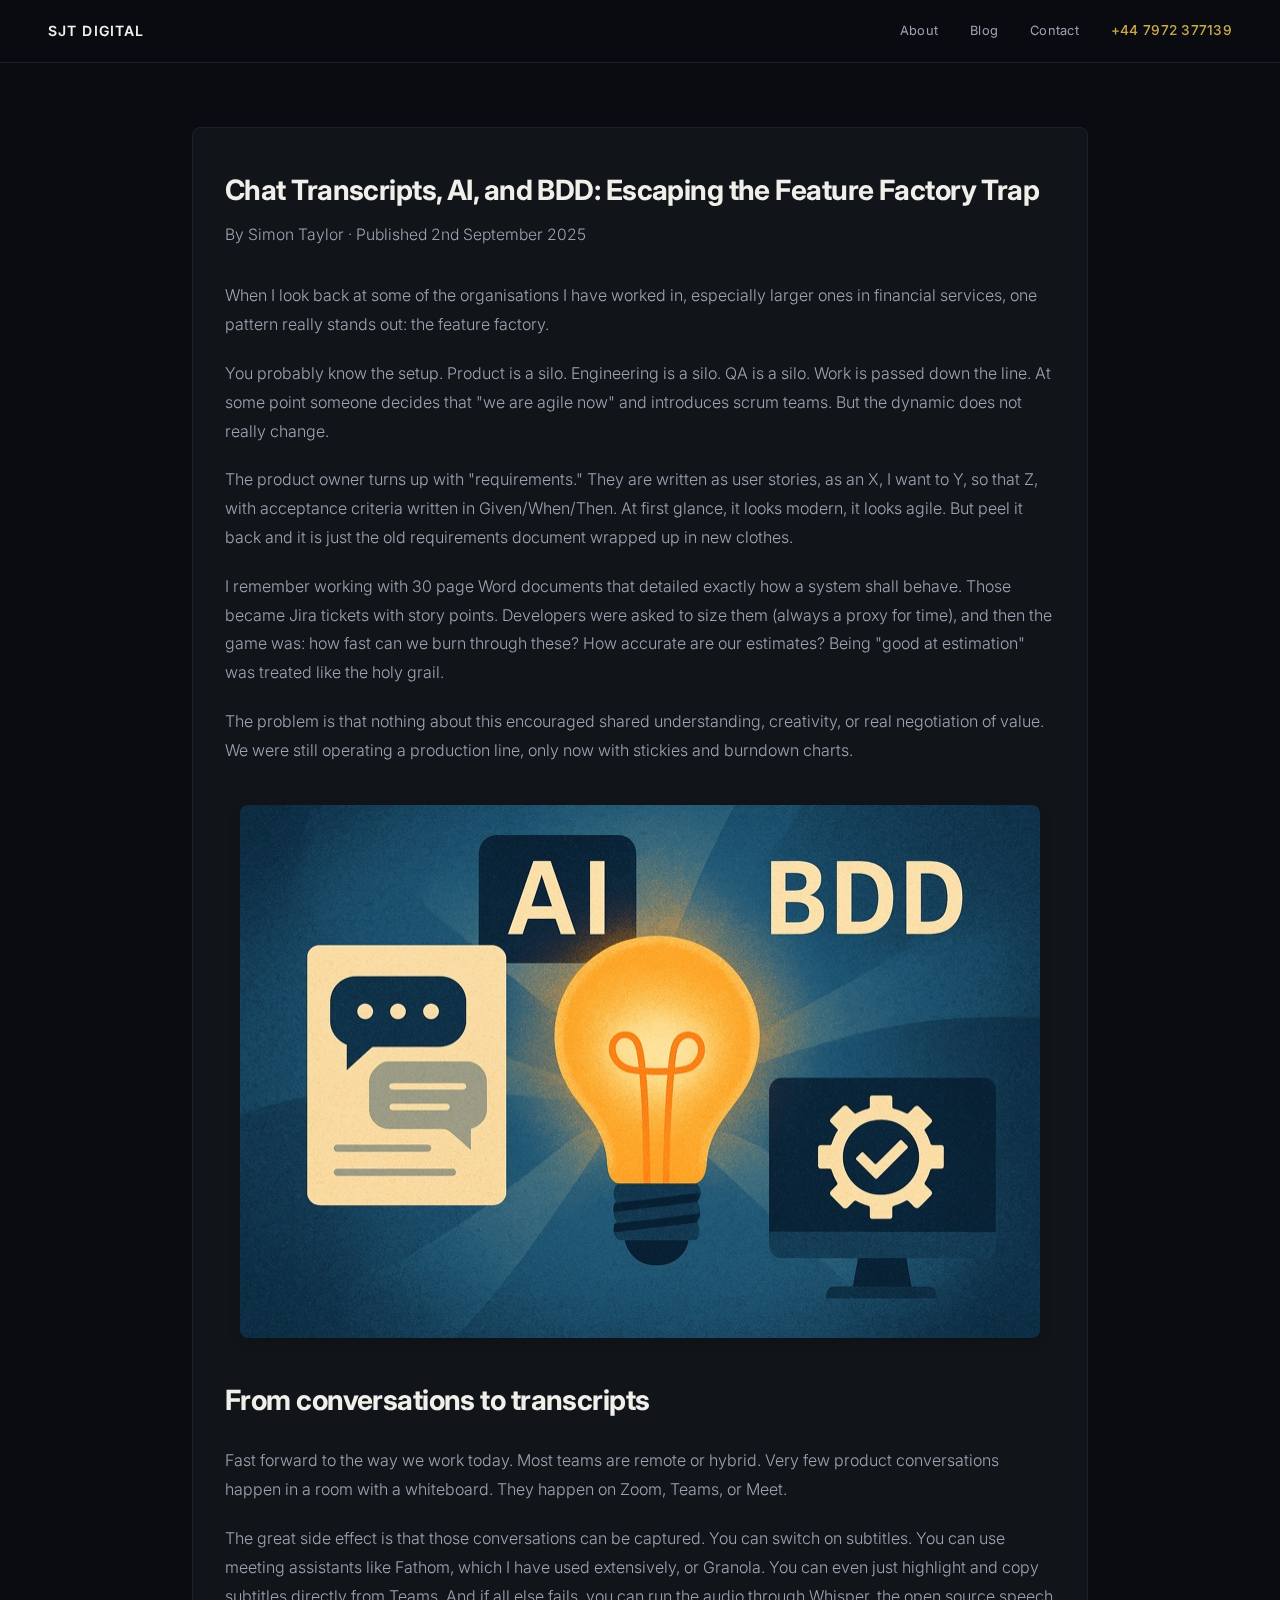
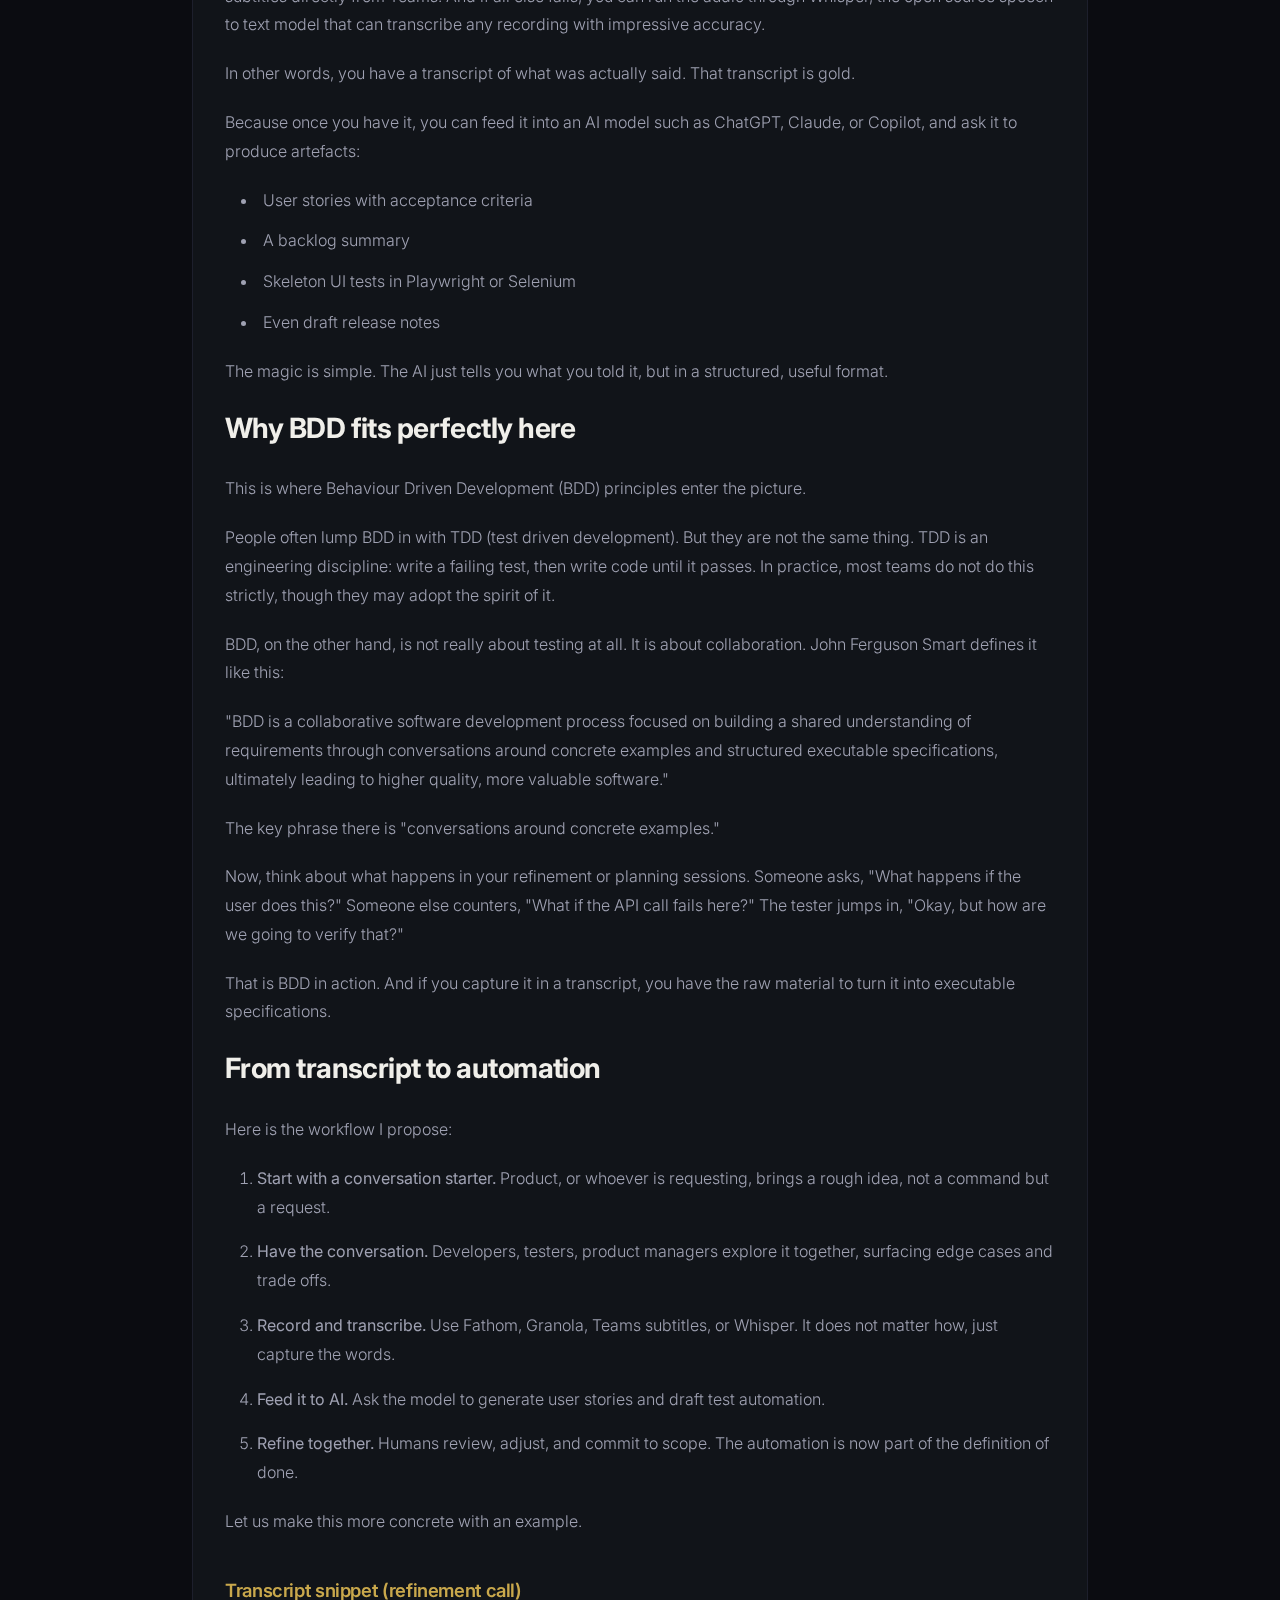
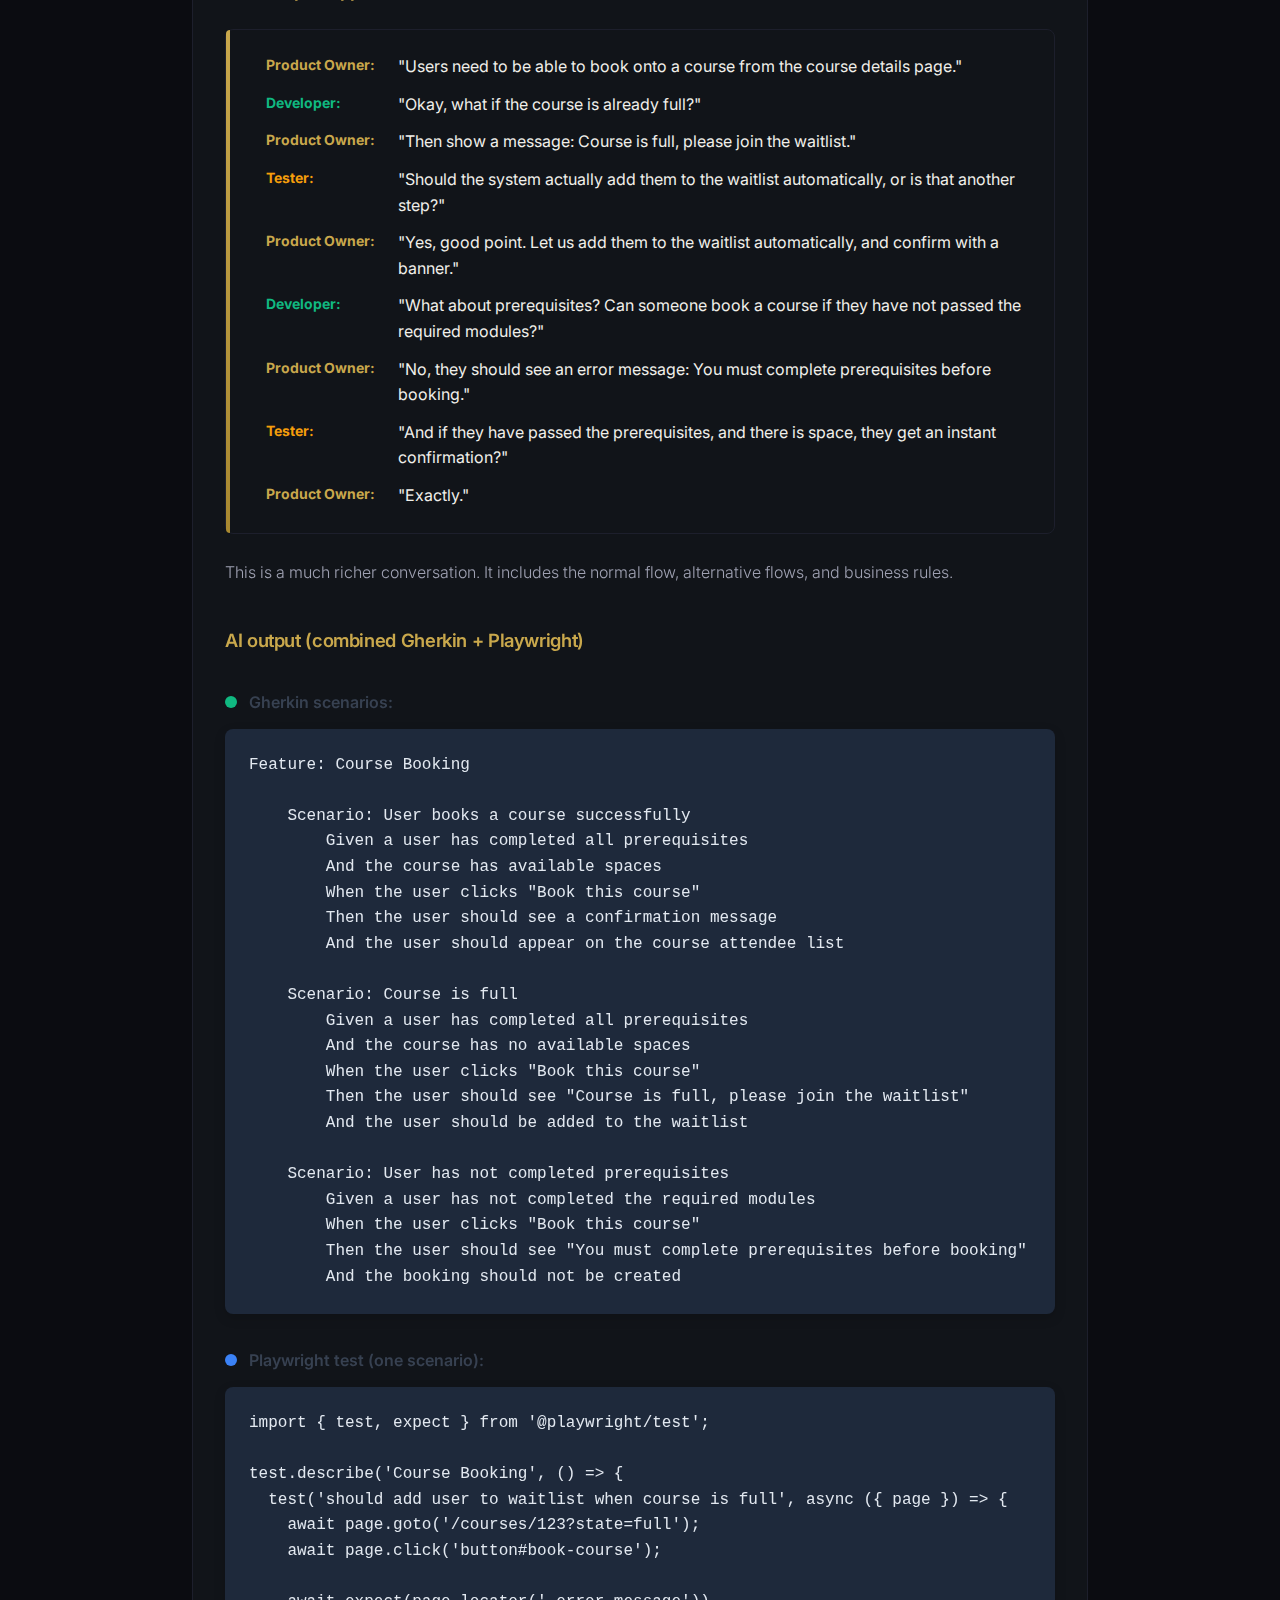
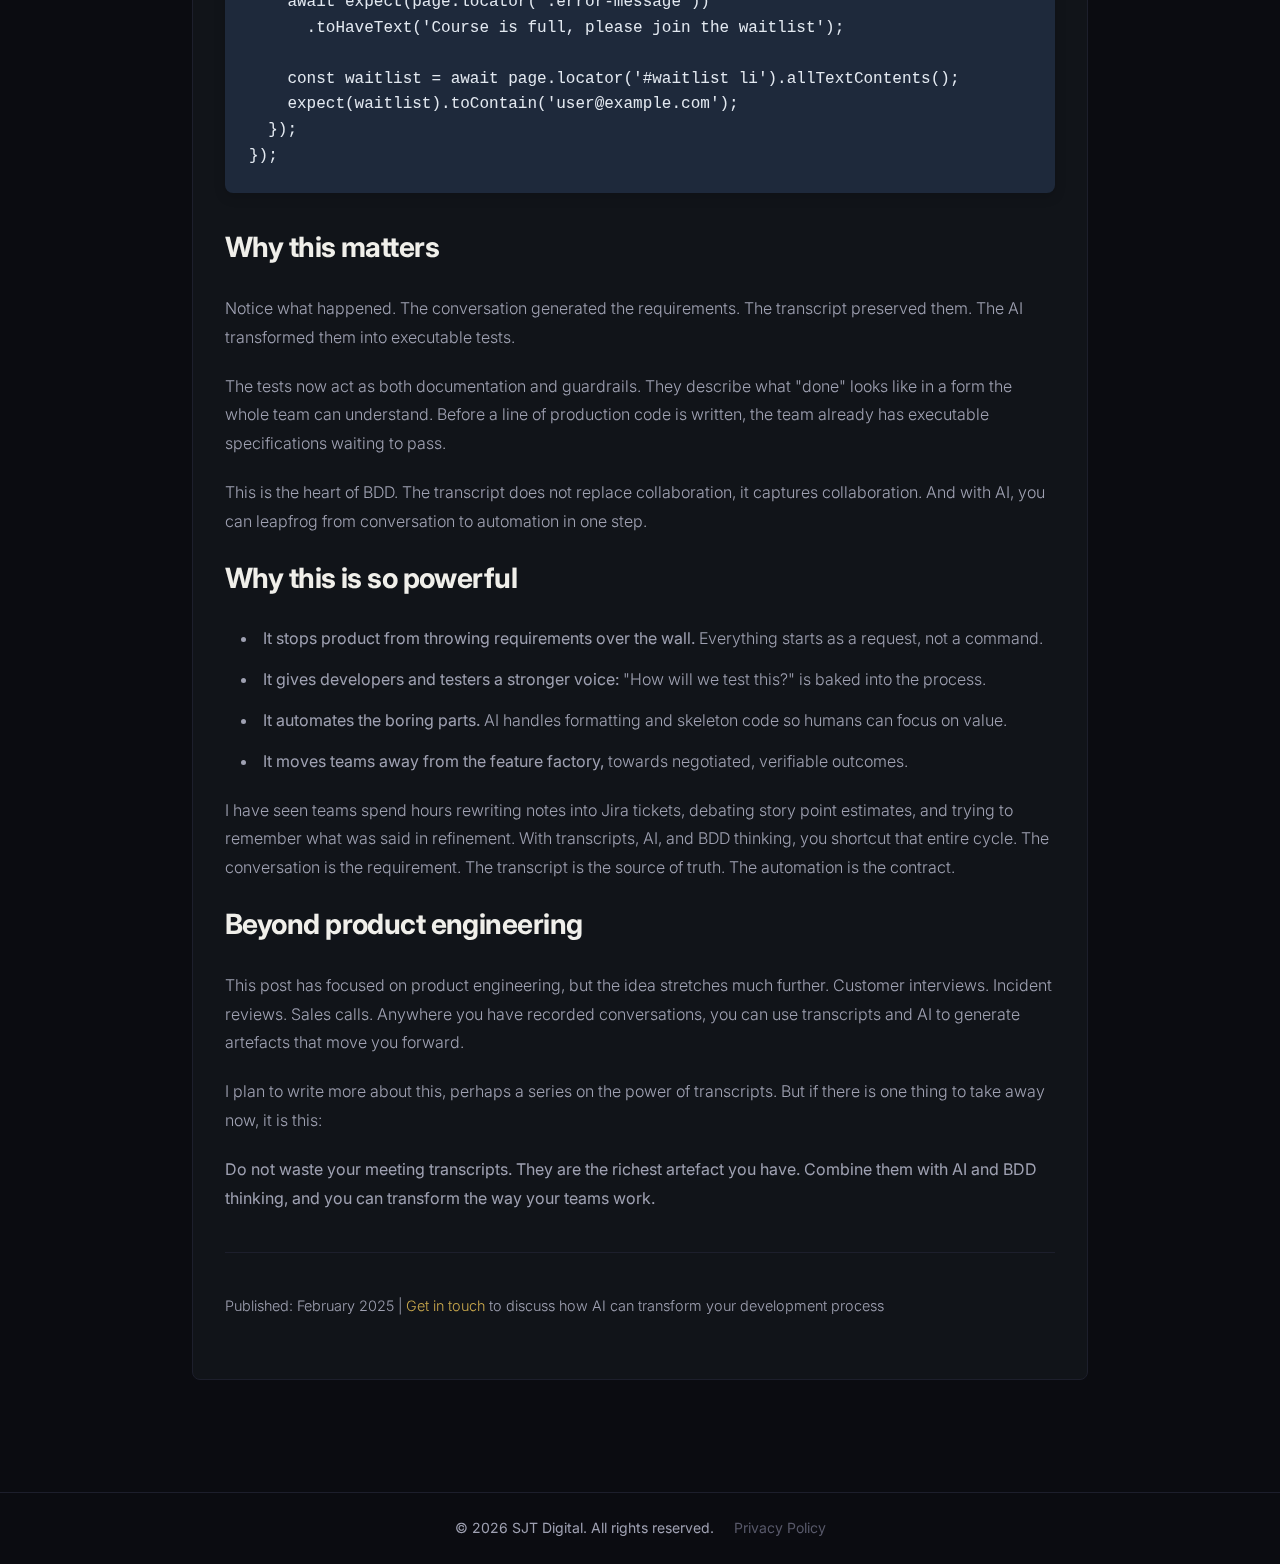
<file: chat-transcripts-ai-bdd.html>
<!DOCTYPE html>
<html lang="en">

<head>
    <!-- Google tag (gtag.js) -->
    <script async src="https://www.googletagmanager.com/gtag/js?id=G-GJ8NNXBM1Z"></script>
    <script>
        window.dataLayer = window.dataLayer || [];
        function gtag() { dataLayer.push(arguments); }
        gtag('js', new Date());
        gtag('config', 'G-GJ8NNXBM1Z');
    </script>
    <meta charset="UTF-8">
    <link rel="icon" type="image/png" href="/assets/favicon.png">
    <meta name="viewport" content="width=device-width, initial-scale=1.0">
    <title>Chat Transcripts, AI, and BDD: Escaping the Feature Factory Trap | SJT Digital</title>
    <meta name="description"
        content="How to use meeting transcripts, AI, and Behaviour Driven Development to transform product development from a feature factory into collaborative, value-driven engineering.">
    <meta name="keywords"
        content="BDD, behaviour driven development, AI transcripts, feature factory, agile development, product engineering, meeting transcripts, ChatGPT, Playwright, Gherkin">
    <meta name="author" content="Simon Taylor">

    <!-- Open Graph / Facebook -->
    <meta property="og:type" content="article">
    <meta property="og:url" content="https://sjtdigital.com/chat-transcripts-ai-bdd">
    <meta property="og:title" content="Chat Transcripts, AI, and BDD: Escaping the Feature Factory Trap">
    <meta property="og:description"
        content="How to use meeting transcripts, AI, and Behaviour Driven Development to transform product development from a feature factory into collaborative, value-driven engineering.">
    <meta property="og:image" content="/assets/sjt-digital.png">

    <!-- Twitter -->
    <meta property="twitter:card" content="summary_large_image">
    <meta property="twitter:url" content="https://sjtdigital.com/chat-transcripts-ai-bdd">
    <meta property="twitter:title" content="Chat Transcripts, AI, and BDD: Escaping the Feature Factory Trap">
    <meta property="twitter:description"
        content="How to use meeting transcripts, AI, and Behaviour Driven Development to transform product development from a feature factory into collaborative, value-driven engineering.">
    <meta property="twitter:image" content="/assets/sjt-digital.png">

    <link rel="stylesheet" href="assets/style.css">
</head>

<body>
    <header>
        <div class="container header-content">
            <h1><a href="/" style="text-decoration: none; color: inherit;">SJT Digital</a></h1>
            <nav aria-label="Main navigation">
                <a href="/#about">About</a>
                <a href="blog.html">Blog</a>
                <a href="contact.html">Contact</a>
                <a href="tel:+447972377139" class="nav-phone">+44 7972 377139</a>
            </nav>
        </div>
    </header>

    <main>
        <div class="blog-list">
            <article class="blog-post">
                <h2>Chat Transcripts, AI, and BDD: Escaping the Feature Factory Trap</h2>
                <p class="blog-meta"
                    style="color: var(--text-secondary);font-size:0.98rem;margin-top:-1rem;margin-bottom:2rem;">By Simon
                    Taylor &middot; Published 2nd September 2025</p>

                <p>When I look back at some of the organisations I have worked in, especially larger ones in financial
                    services, one pattern really stands out: the feature factory.</p>

                <p>You probably know the setup. Product is a silo. Engineering is a silo. QA is a silo. Work is passed
                    down the line. At some point someone decides that "we are agile now" and introduces scrum teams. But
                    the dynamic does not really change.</p>

                <p>The product owner turns up with "requirements." They are written as user stories, as an X, I want to
                    Y, so that Z, with acceptance criteria written in Given/When/Then. At first glance, it looks modern,
                    it looks agile. But peel it back and it is just the old requirements document wrapped up in new
                    clothes.</p>

                <p>I remember working with 30 page Word documents that detailed exactly how a system shall behave. Those
                    became Jira tickets with story points. Developers were asked to size them (always a proxy for time),
                    and then the game was: how fast can we burn through these? How accurate are our estimates? Being
                    "good at estimation" was treated like the holy grail.</p>

                <p>The problem is that nothing about this encouraged shared understanding, creativity, or real
                    negotiation of value. We were still operating a production line, only now with stickies and burndown
                    charts.</p>

                <img src="assets/ai-bdd-optimized.jpg" alt="AI, BDD, and Chat Transcripts workflow diagram"
                    style="display: block; max-width: 100%; margin: 2.5rem auto; border-radius: 8px; box-shadow: 0 4px 12px rgba(0,0,0,0.15);">

                <h2>From conversations to transcripts</h2>

                <p>Fast forward to the way we work today. Most teams are remote or hybrid. Very few product
                    conversations happen in a room with a whiteboard. They happen on Zoom, Teams, or Meet.</p>

                <p>The great side effect is that those conversations can be captured. You can switch on subtitles. You
                    can use meeting assistants like Fathom, which I have used extensively, or Granola. You can even just
                    highlight and copy subtitles directly from Teams. And if all else fails, you can run the audio
                    through Whisper, the open source speech to text model that can transcribe any recording with
                    impressive accuracy.</p>

                <p>In other words, you have a transcript of what was actually said. That transcript is gold.</p>

                <p>Because once you have it, you can feed it into an AI model such as ChatGPT, Claude, or Copilot, and
                    ask it to produce artefacts:</p>

                <ul>
                    <li>User stories with acceptance criteria</li>
                    <li>A backlog summary</li>
                    <li>Skeleton UI tests in Playwright or Selenium</li>
                    <li>Even draft release notes</li>
                </ul>

                <p>The magic is simple. The AI just tells you what you told it, but in a structured, useful format.</p>

                <h2>Why BDD fits perfectly here</h2>

                <p>This is where Behaviour Driven Development (BDD) principles enter the picture.</p>

                <p>People often lump BDD in with TDD (test driven development). But they are not the same thing. TDD is
                    an engineering discipline: write a failing test, then write code until it passes. In practice, most
                    teams do not do this strictly, though they may adopt the spirit of it.</p>

                <p>BDD, on the other hand, is not really about testing at all. It is about collaboration. John Ferguson
                    Smart defines it like this:</p>

                <blockquote>
                    <p>"BDD is a collaborative software development process focused on building a shared understanding
                        of requirements through conversations around concrete examples and structured executable
                        specifications, ultimately leading to higher quality, more valuable software."</p>
                </blockquote>

                <p>The key phrase there is "conversations around concrete examples."</p>

                <p>Now, think about what happens in your refinement or planning sessions. Someone asks, "What happens if
                    the user does this?" Someone else counters, "What if the API call fails here?" The tester jumps in,
                    "Okay, but how are we going to verify that?"</p>

                <p>That is BDD in action. And if you capture it in a transcript, you have the raw material to turn it
                    into executable specifications.</p>

                <h2>From transcript to automation</h2>

                <p>Here is the workflow I propose:</p>

                <ol style="list-style-position: outside; margin-left: 2rem; padding-left: 0;">
                    <li style="margin-bottom: 1rem;"><strong>Start with a conversation starter.</strong> Product, or
                        whoever is requesting, brings a rough idea, not a command but a request.</li>
                    <li style="margin-bottom: 1rem;"><strong>Have the conversation.</strong> Developers, testers,
                        product managers explore it together, surfacing edge cases and trade offs.</li>
                    <li style="margin-bottom: 1rem;"><strong>Record and transcribe.</strong> Use Fathom, Granola, Teams
                        subtitles, or Whisper. It does not matter how, just capture the words.</li>
                    <li style="margin-bottom: 1rem;"><strong>Feed it to AI.</strong> Ask the model to generate user
                        stories and draft test automation.</li>
                    <li style="margin-bottom: 1rem;"><strong>Refine together.</strong> Humans review, adjust, and commit
                        to scope. The automation is now part of the definition of done.</li>
                </ol>

                <p>Let us make this more concrete with an example.</p>

                <h3>Transcript snippet (refinement call)</h3>

                <div
                    style="background: var(--bg-card); border: 1px solid var(--border-color); padding: 1.5rem; margin: 1.5rem 0; border-radius: 8px; position: relative;">
                    <div
                        style="position: absolute; top: 0; left: 0; width: 4px; height: 100%; background: linear-gradient(180deg, var(--accent-primary), var(--accent-secondary)); border-radius: 8px 0 0 8px;">
                    </div>

                    <div style="margin-left: 1rem;">
                        <div
                            style="display: grid; grid-template-columns: 120px 1fr; gap: 0.75rem; margin-bottom: 0.75rem; align-items: start;">
                            <strong style="color: var(--accent-primary); font-size: 0.875rem;">Product Owner:</strong>
                            <span style="color: var(--text-primary);">"Users need to be able to book onto a course from
                                the course details page."</span>
                        </div>

                        <div
                            style="display: grid; grid-template-columns: 120px 1fr; gap: 0.75rem; margin-bottom: 0.75rem; align-items: start;">
                            <strong style="color: #10b981; font-size: 0.875rem;">Developer:</strong>
                            <span style="color: var(--text-primary);">"Okay, what if the course is already full?"</span>
                        </div>

                        <div
                            style="display: grid; grid-template-columns: 120px 1fr; gap: 0.75rem; margin-bottom: 0.75rem; align-items: start;">
                            <strong style="color: var(--accent-primary); font-size: 0.875rem;">Product Owner:</strong>
                            <span style="color: var(--text-primary);">"Then show a message: Course is full, please join
                                the waitlist."</span>
                        </div>

                        <div
                            style="display: grid; grid-template-columns: 120px 1fr; gap: 0.75rem; margin-bottom: 0.75rem; align-items: start;">
                            <strong style="color: #f59e0b; font-size: 0.875rem;">Tester:</strong>
                            <span style="color: var(--text-primary);">"Should the system actually add them to the
                                waitlist automatically, or is that another step?"</span>
                        </div>

                        <div
                            style="display: grid; grid-template-columns: 120px 1fr; gap: 0.75rem; margin-bottom: 0.75rem; align-items: start;">
                            <strong style="color: var(--accent-primary); font-size: 0.875rem;">Product Owner:</strong>
                            <span style="color: var(--text-primary);">"Yes, good point. Let us add them to the waitlist
                                automatically, and confirm with a banner."</span>
                        </div>

                        <div
                            style="display: grid; grid-template-columns: 120px 1fr; gap: 0.75rem; margin-bottom: 0.75rem; align-items: start;">
                            <strong style="color: #10b981; font-size: 0.875rem;">Developer:</strong>
                            <span style="color: var(--text-primary);">"What about prerequisites? Can someone book a
                                course if they have not passed the required modules?"</span>
                        </div>

                        <div
                            style="display: grid; grid-template-columns: 120px 1fr; gap: 0.75rem; margin-bottom: 0.75rem; align-items: start;">
                            <strong style="color: var(--accent-primary); font-size: 0.875rem;">Product Owner:</strong>
                            <span style="color: var(--text-primary);">"No, they should see an error message: You must
                                complete prerequisites before booking."</span>
                        </div>

                        <div
                            style="display: grid; grid-template-columns: 120px 1fr; gap: 0.75rem; margin-bottom: 0.75rem; align-items: start;">
                            <strong style="color: #f59e0b; font-size: 0.875rem;">Tester:</strong>
                            <span style="color: var(--text-primary);">"And if they have passed the prerequisites, and
                                there is space, they get an instant confirmation?"</span>
                        </div>

                        <div style="display: grid; grid-template-columns: 120px 1fr; gap: 0.75rem; align-items: start;">
                            <strong style="color: var(--accent-primary); font-size: 0.875rem;">Product Owner:</strong>
                            <span style="color: var(--text-primary);">"Exactly."</span>
                        </div>
                    </div>
                </div>

                <p>This is a much richer conversation. It includes the normal flow, alternative flows, and business
                    rules.</p>

                <h3>AI output (combined Gherkin + Playwright)</h3>

                <div style="margin: 2rem 0;">
                    <div style="display: flex; align-items: center; margin-bottom: 0.75rem;">
                        <div
                            style="width: 12px; height: 12px; background: #10b981; border-radius: 50%; margin-right: 0.75rem;">
                        </div>
                        <p style="margin: 0; font-weight: 600; color: #374151;">Gherkin scenarios:</p>
                    </div>
                    <pre
                        style="background: #1e293b; color: #e2e8f0; padding: 1.5rem; border-radius: 8px; overflow-x: auto; box-shadow: 0 4px 12px rgba(0,0,0,0.15); margin: 0;"><code>Feature: Course Booking

    Scenario: User books a course successfully 
        Given a user has completed all prerequisites 
        And the course has available spaces 
        When the user clicks "Book this course" 
        Then the user should see a confirmation message 
        And the user should appear on the course attendee list

    Scenario: Course is full 
        Given a user has completed all prerequisites 
        And the course has no available spaces 
        When the user clicks "Book this course" 
        Then the user should see "Course is full, please join the waitlist" 
        And the user should be added to the waitlist

    Scenario: User has not completed prerequisites 
        Given a user has not completed the required modules 
        When the user clicks "Book this course" 
        Then the user should see "You must complete prerequisites before booking" 
        And the booking should not be created</code></pre>
                </div>

                <div style="margin: 2rem 0;">
                    <div style="display: flex; align-items: center; margin-bottom: 0.75rem;">
                        <div
                            style="width: 12px; height: 12px; background: #3b82f6; border-radius: 50%; margin-right: 0.75rem;">
                        </div>
                        <p style="margin: 0; font-weight: 600; color: #374151;">Playwright test (one scenario):</p>
                    </div>
                    <pre
                        style="background: #1e293b; color: #e2e8f0; padding: 1.5rem; border-radius: 8px; overflow-x: auto; box-shadow: 0 4px 12px rgba(0,0,0,0.15); margin: 0;"><code>import { test, expect } from '@playwright/test';

test.describe('Course Booking', () => {
  test('should add user to waitlist when course is full', async ({ page }) => {
    await page.goto('/courses/123?state=full');
    await page.click('button#book-course');
    
    await expect(page.locator('.error-message'))
      .toHaveText('Course is full, please join the waitlist');
    
    const waitlist = await page.locator('#waitlist li').allTextContents();
    expect(waitlist).toContain('user@example.com');
  });
});</code></pre>
                </div>

                <h2>Why this matters</h2>

                <p>Notice what happened. The conversation generated the requirements. The transcript preserved them. The
                    AI transformed them into executable tests.</p>

                <p>The tests now act as both documentation and guardrails. They describe what "done" looks like in a
                    form the whole team can understand. Before a line of production code is written, the team already
                    has executable specifications waiting to pass.</p>

                <p>This is the heart of BDD. The transcript does not replace collaboration, it captures collaboration.
                    And with AI, you can leapfrog from conversation to automation in one step.</p>

                <h2>Why this is so powerful</h2>

                <ul>
                    <li><strong>It stops product from throwing requirements over the wall.</strong> Everything starts as
                        a request, not a command.</li>
                    <li><strong>It gives developers and testers a stronger voice:</strong> "How will we test this?" is
                        baked into the process.</li>
                    <li><strong>It automates the boring parts.</strong> AI handles formatting and skeleton code so
                        humans can focus on value.</li>
                    <li><strong>It moves teams away from the feature factory,</strong> towards negotiated, verifiable
                        outcomes.</li>
                </ul>

                <p>I have seen teams spend hours rewriting notes into Jira tickets, debating story point estimates, and
                    trying to remember what was said in refinement. With transcripts, AI, and BDD thinking, you shortcut
                    that entire cycle. The conversation is the requirement. The transcript is the source of truth. The
                    automation is the contract.</p>

                <h2>Beyond product engineering</h2>

                <p>This post has focused on product engineering, but the idea stretches much further. Customer
                    interviews. Incident reviews. Sales calls. Anywhere you have recorded conversations, you can use
                    transcripts and AI to generate artefacts that move you forward.</p>

                <p>I plan to write more about this, perhaps a series on the power of transcripts. But if there is one
                    thing to take away now, it is this:</p>

                <p><strong>Do not waste your meeting transcripts. They are the richest artefact you have. Combine them
                        with AI and BDD thinking, and you can transform the way your teams work.</strong></p>

                <hr>

                <p style="margin-top: 2rem; font-size: 0.9rem; color: var(--text-secondary);">
                    Published: February 2025 |
                    <a href="contact.html" style="color: var(--accent-primary);">Get in touch</a> to discuss how AI can
                    transform your development process
                </p>
            </article>
        </div>
    </main>

    <footer>
        &copy;
        <script>document.write(new Date().getFullYear())</script> SJT Digital. All rights reserved.
        <span style="margin-left: 1rem;">
            <a href="privacy-policy.html" style="color: var(--text-muted); font-size: 0.875rem;">Privacy Policy</a>
        </span>
    </footer>
</body>

</html>
</file>
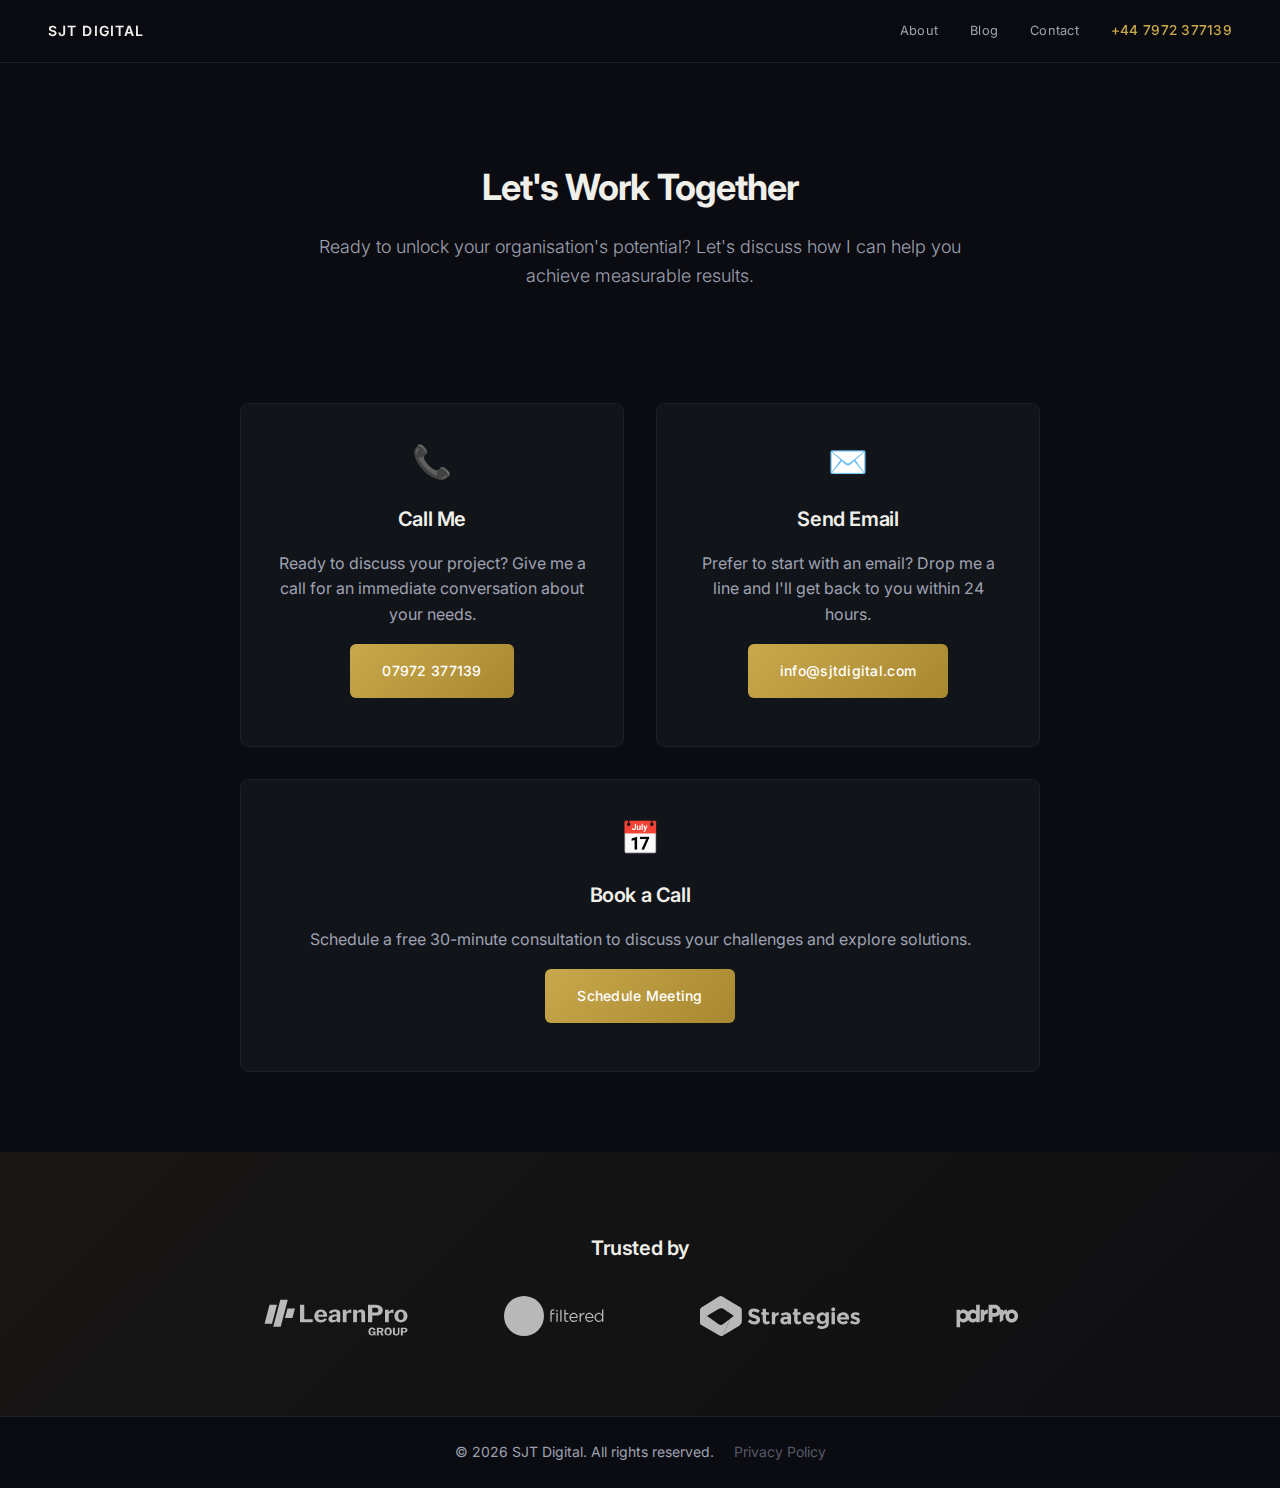
<file: contact.html>
<!DOCTYPE html>
<html lang="en">

<head>
    <!-- Google tag (gtag.js) -->
    <script async src="https://www.googletagmanager.com/gtag/js?id=G-GJ8NNXBM1Z"></script>
    <script>
        window.dataLayer = window.dataLayer || [];
        function gtag() { dataLayer.push(arguments); }
        gtag('js', new Date());
        gtag('config', 'G-GJ8NNXBM1Z');
    </script>
    <meta charset="UTF-8">
    <link rel="icon" type="image/png" href="/assets/favicon.png">
    <meta name="viewport" content="width=device-width, initial-scale=1.0">
    <title>Contact | SJT Digital</title>
    <meta name="description"
        content="Get in touch with SJT Digital for operational efficiency consulting, AI implementation, and technology leadership services.">
    <meta name="author" content="Simon Taylor">

    <!-- Open Graph / Facebook -->
    <meta property="og:type" content="website">
    <meta property="og:url" content="https://sjtdigital.com/contact">
    <meta property="og:title" content="Contact | SJT Digital">
    <meta property="og:description"
        content="Get in touch with SJT Digital for operational efficiency consulting, AI implementation, and technology leadership services.">
    <meta property="og:image" content="/assets/sjt-digital.png">

    <!-- Twitter -->
    <meta property="twitter:card" content="summary_large_image">
    <meta property="twitter:url" content="https://sjtdigital.com/contact">
    <meta property="twitter:title" content="Contact | SJT Digital">
    <meta property="twitter:description"
        content="Get in touch with SJT Digital for operational efficiency consulting, AI implementation, and technology leadership services.">
    <meta property="twitter:image" content="/assets/sjt-digital.png">

    <link rel="stylesheet" href="assets/style.css">
    <style>
        .hero {
            padding: 6rem 0 2rem 0;
        }

        .contact-grid {
            display: grid;
            grid-template-columns: 1fr 1fr;
            gap: 2rem;
            margin-top: 0;
        }

        .contact-grid-full {
            display: grid;
            grid-template-columns: 1fr;
            gap: 2rem;
            margin-top: 2rem;
        }

        @media (max-width: 768px) {
            .contact-grid {
                grid-template-columns: 1fr;
                gap: 2rem;
            }
        }

        .contact-card {
            background: var(--bg-card);
            border: 1px solid var(--border-color);
            padding: 2rem;
            border-radius: 8px;
            text-align: center;
        }

        .contact-icon {
            font-size: 2rem;
            margin-bottom: 1rem;
            display: block;
        }

        .book-button {
            display: inline-block;
            background: linear-gradient(135deg, var(--accent-primary), var(--accent-secondary));
            color: white;
            padding: 1rem 2rem;
            border-radius: 6px;
            font-weight: 500;
            text-decoration: none;
            transition: all 0.3s ease;
            margin: 1rem 0;
        }

        .book-button:hover {
            background: linear-gradient(135deg, var(--accent-secondary), var(--accent-primary));
            box-shadow: 0 2px 8px rgba(6, 182, 212, 0.15);
            color: #f0f9ff;
            box-shadow: 0 4px 16px rgba(6, 182, 212, 0.3);
            text-decoration: none;
        }

        .contact-method {
            background: var(--bg-card);
            border: 1px solid var(--border-color);
            padding: 1.5rem;
            border-radius: 8px;
            margin-bottom: 1rem;
            border-left: 4px solid var(--accent-primary);
        }

        .contact-method h4 {
            margin-bottom: 0.5rem;
            color: var(--accent-primary);
        }

        .contact-method p {
            margin-bottom: 0;
        }

        .contact-method a {
            color: var(--accent-primary);
            font-weight: 500;
        }

        .contact-method a:hover {
            color: var(--accent-secondary);
        }
    </style>
</head>

<body>
    <header>
        <div class="container header-content">
            <h1><a href="/" style="text-decoration: none; color: inherit;">SJT Digital</a></h1>
            <nav aria-label="Main navigation">
                <a href="/#about">About</a>
                <a href="blog.html">Blog</a>
                <a href="contact.html">Contact</a>
                <a href="tel:+447972377139" class="nav-phone">+44 7972 377139</a>
            </nav>
        </div>
    </header>

    <main>
        <section class="hero">
            <div class="container">
                <h2>Let's Work Together</h2>
                <p class="text-gray">Ready to unlock your organisation's potential? Let's discuss how I can help you
                    achieve measurable results.</p>
            </div>
        </section>

        <section class="content">
            <div class="container">
                <div style="max-width: 800px; margin: 0 auto;">
                    <div class="contact-grid">
                        <div class="contact-card">
                            <span class="contact-icon">📞</span>
                            <h3>Call Me</h3>
                            <p class="text-gray mb-2">
                                Ready to discuss your project? Give me a call for an immediate conversation about your needs.
                            </p>
                            <a href="tel:07972377139" 
                               class="book-button"
                               onclick="gtag('event', 'contact', { 'method': 'phone' });">
                                07972 377139
                            </a>
                        </div>

                        <div class="contact-card">
                            <span class="contact-icon">✉️</span>
                            <h3>Send Email</h3>
                            <p class="text-gray mb-2">
                                Prefer to start with an email? Drop me a line and I'll get back to you within 24 hours.
                            </p>
                            <a href="mailto:info@sjtdigital.com" 
                               class="book-button"
                               onclick="gtag('event', 'contact', { 'method': 'email' });">
                                info@sjtdigital.com
                            </a>
                        </div>
                    </div>

                    <div class="contact-grid-full">
                        <div class="contact-card">
                            <span class="contact-icon">📅</span>
                            <h3>Book a Call</h3>
                            <p class="text-gray mb-2">
                                Schedule a free 30-minute consultation to discuss your challenges and explore solutions.
                            </p>
                            <a href="https://calendly.com/simon-j-taylor/30min" 
                               target="_blank" 
                               rel="noopener noreferrer" 
                               class="book-button"
                               onclick="gtag('event', 'generate_lead', { 'currency': 'GBP', 'value': 0 });">
                                Schedule Meeting
                            </a>
                        </div>
                    </div>





                </div>
            </div>
        </section>

        <section id="clients" class="dark-bg">
            <div class="container content" style="text-align: center;">
                <h3 style="margin-bottom: 2rem;">Trusted by</h3>
                <div style="overflow: hidden; width: 100%; position: relative;">
                    <div class="logo-carousel"
                        style="display: flex; align-items: center; animation: slide 36s linear infinite; opacity: 0.7;">
                        <img src="assets/logos/learnpro-group.svg" alt="LearnPro Group"
                            style="height: 40px; filter: brightness(0) invert(1); margin: 0 3rem; flex-shrink: 0;">
                        <img src="assets/logos/filtered.svg" alt="Filtered"
                            style="height: 40px; filter: brightness(0) invert(1); margin: 0 3rem; flex-shrink: 0;">
                        <img src="assets/logos/strategies.svg" alt="Strategies"
                            style="height: 40px; filter: brightness(0) invert(1); margin: 0 3rem; flex-shrink: 0;">
                        <img src="assets/logos/pdrpro.svg" alt="pdrPro"
                            style="height: 40px; filter: brightness(0) invert(1); margin: 0 3rem; flex-shrink: 0;">
                        <img src="assets/logos/renoir.svg" alt="Renoir Interim"
                            style="height: 40px; filter: brightness(0) invert(1); margin: 0 3rem; flex-shrink: 0;">
                        <img src="assets/logos/learnpro.svg" alt="LearnPro"
                            style="height: 40px; filter: brightness(0) invert(1); margin: 0 3rem; flex-shrink: 0;">
                        <img src="assets/logos/firewatch.svg" alt="FireWatch"
                            style="height: 40px; filter: brightness(0) invert(1); margin: 0 3rem; flex-shrink: 0;">
                        <img src="assets/logos/pp.svg" alt="PP"
                            style="height: 40px; filter: brightness(0) invert(1); margin: 0 3rem; flex-shrink: 0;">
                        <img src="assets/logos/xvr.svg" alt="XVR"
                            style="height: 40px; filter: brightness(0) invert(1); margin: 0 3rem; flex-shrink: 0;">
                        <img src="assets/logos/civica.svg" alt="Civica"
                            style="height: 40px; filter: brightness(0) invert(1); margin: 0 3rem; flex-shrink: 0;">
                        <!-- Duplicate logos for seamless loop -->
                        <img src="assets/logos/learnpro-group.svg" alt="LearnPro Group"
                            style="height: 40px; filter: brightness(0) invert(1); margin: 0 3rem; flex-shrink: 0;">
                        <img src="assets/logos/filtered.svg" alt="Filtered"
                            style="height: 40px; filter: brightness(0) invert(1); margin: 0 3rem; flex-shrink: 0;">
                        <img src="assets/logos/strategies.svg" alt="Strategies"
                            style="height: 40px; filter: brightness(0) invert(1); margin: 0 3rem; flex-shrink: 0;">
                        <img src="assets/logos/pdrpro.svg" alt="pdrPro"
                            style="height: 40px; filter: brightness(0) invert(1); margin: 0 3rem; flex-shrink: 0;">
                        <img src="assets/logos/renoir.svg" alt="Renoir Interim"
                            style="height: 40px; filter: brightness(0) invert(1); margin: 0 3rem; flex-shrink: 0;">
                        <img src="assets/logos/learnpro.svg" alt="LearnPro"
                            style="height: 40px; filter: brightness(0) invert(1); margin: 0 3rem; flex-shrink: 0;">
                        <img src="assets/logos/firewatch.svg" alt="FireWatch"
                            style="height: 40px; filter: brightness(0) invert(1); margin: 0 3rem; flex-shrink: 0;">
                        <img src="assets/logos/pp.svg" alt="PP"
                            style="height: 40px; filter: brightness(0) invert(1); margin: 0 3rem; flex-shrink: 0;">
                        <img src="assets/logos/xvr.svg" alt="XVR"
                            style="height: 40px; filter: brightness(0) invert(1); margin: 0 3rem; flex-shrink: 0;">
                        <img src="assets/logos/civica.svg" alt="Civica"
                            style="height: 40px; filter: brightness(0) invert(1); margin: 0 3rem; flex-shrink: 0;">
                    </div>
                </div>
            </div>
        </section>
    </main>

    <footer>
        &copy;
        <script>document.write(new Date().getFullYear())</script> SJT Digital. All rights reserved.
        <span style="margin-left: 1rem;">
            <a href="privacy-policy.html" style="color: var(--text-muted); font-size: 0.875rem;">Privacy Policy</a>
        </span>
    </footer>
</body>

</html>
</file>
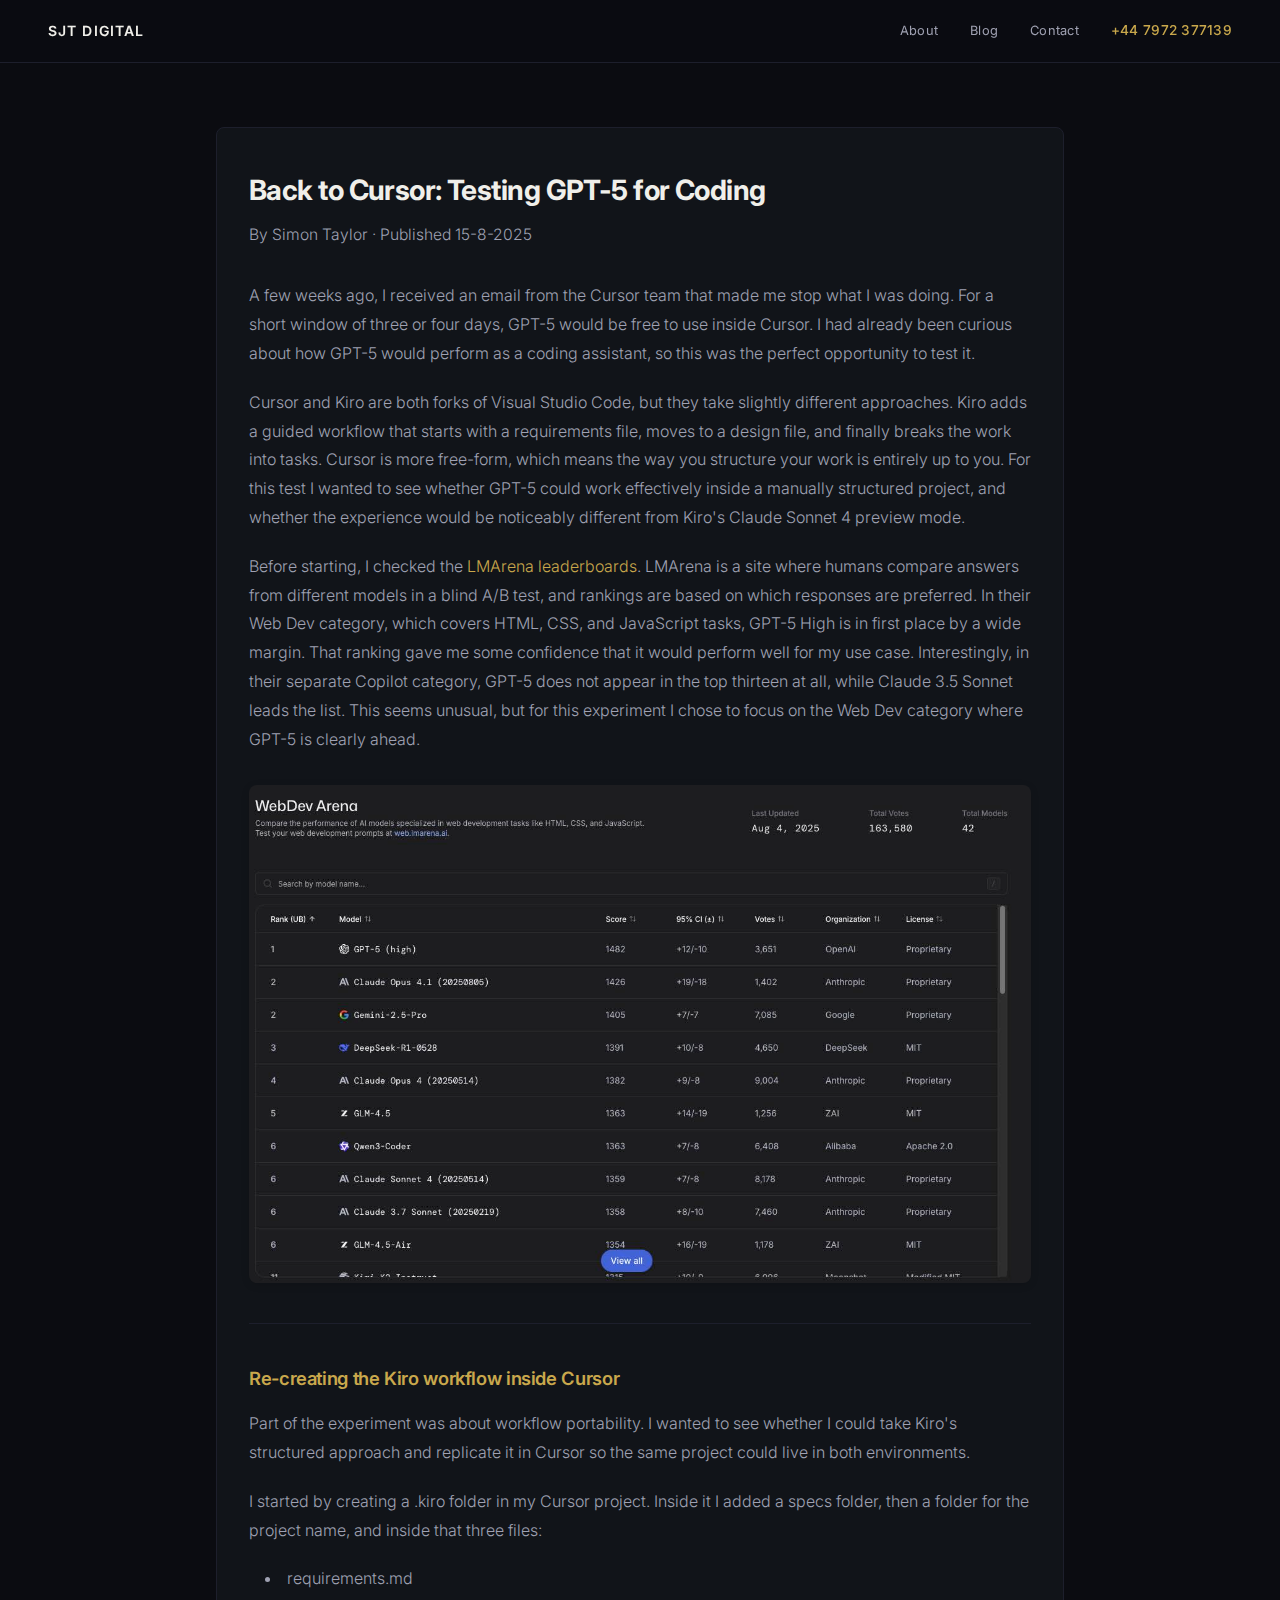
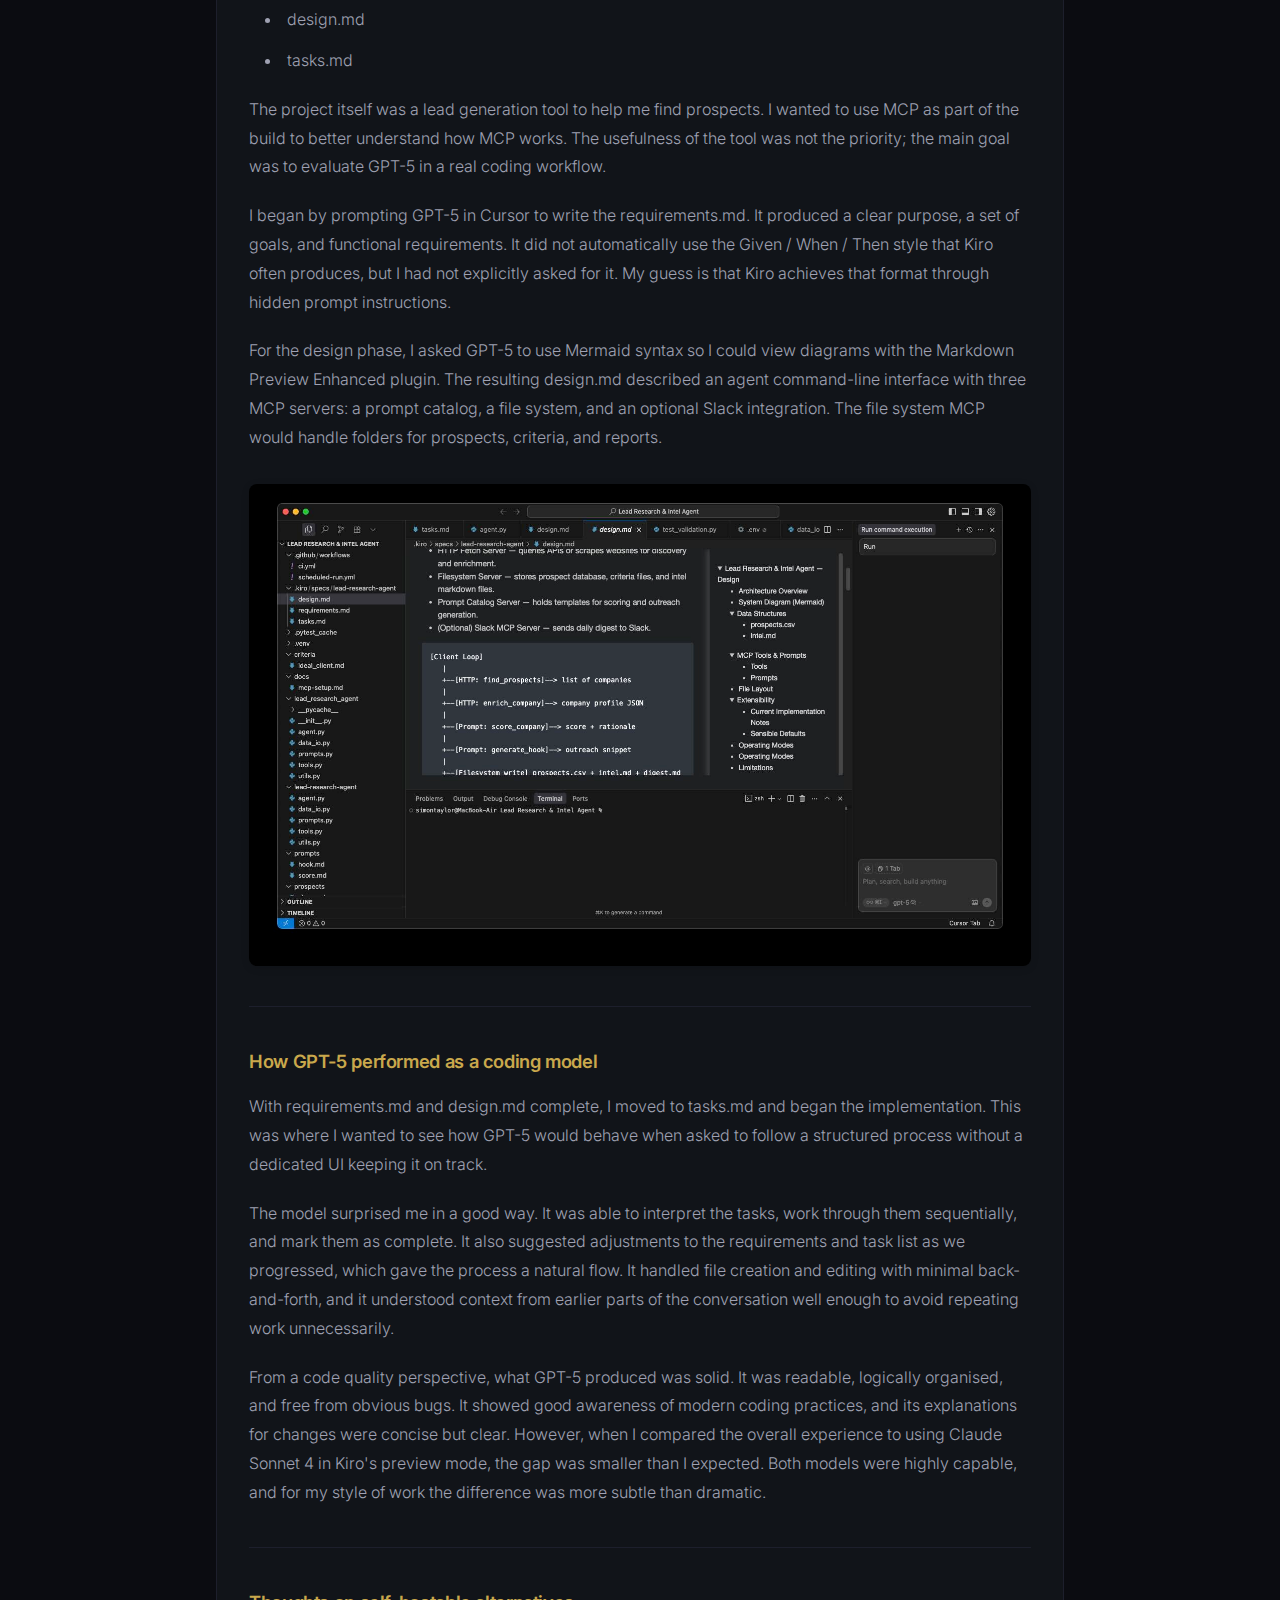
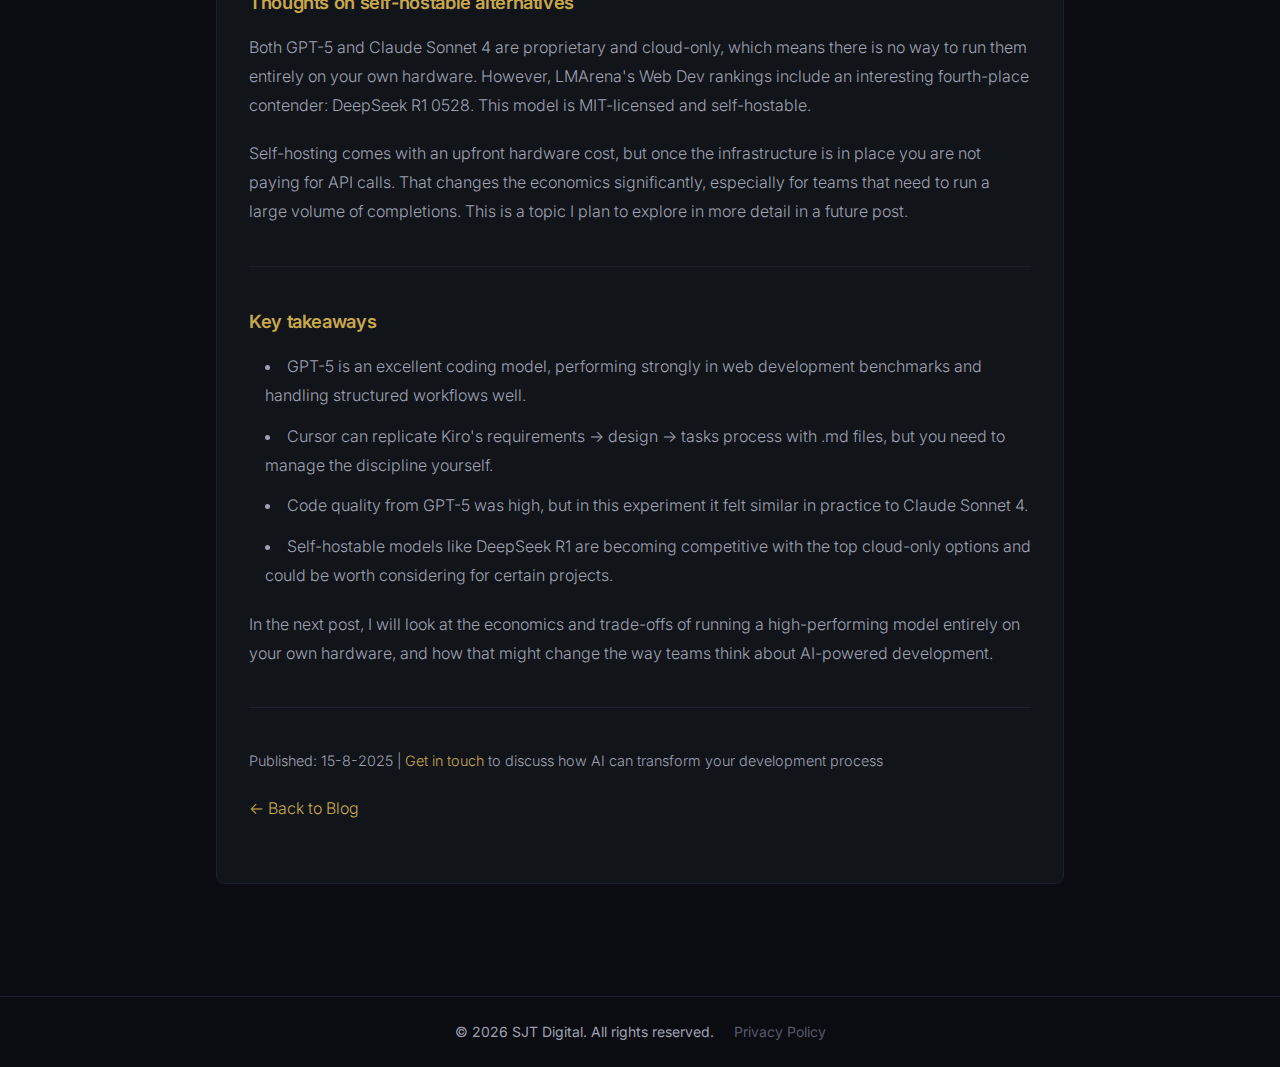
<file: cursor-gpt5-coding.html>
<!DOCTYPE html>
<html lang="en">

<head>
    <!-- Google tag (gtag.js) -->
    <script async src="https://www.googletagmanager.com/gtag/js?id=G-GJ8NNXBM1Z"></script>
    <script>
        window.dataLayer = window.dataLayer || [];
        function gtag() { dataLayer.push(arguments); }
        gtag('js', new Date());
        gtag('config', 'G-GJ8NNXBM1Z');
    </script>
    <meta charset="UTF-8">
    <meta name="viewport" content="width=device-width, initial-scale=1.0">
    <title>Back to Cursor: Testing GPT-5 for Coding | SJT Digital</title>
    <meta name="description"
        content="Testing GPT-5 as a coding assistant in Cursor, comparing it to Kiro's Claude Sonnet 4, and exploring workflow portability between AI coding tools.">
    <meta name="author" content="Simon Taylor">
    <link rel="icon" type="image/png" href="assets/favicon.png">
    <link rel="stylesheet" href="assets/style.css">
</head>

<body>
    <header>
        <div class="container header-content">
            <h1><a href="/" style="text-decoration: none; color: inherit;">SJT Digital</a></h1>
            <nav aria-label="Main navigation">
                <a href="/#about">About</a>
                <a href="blog.html">Blog</a>
                <a href="contact.html">Contact</a>
                <a href="tel:+447972377139" class="nav-phone">+44 7972 377139</a>
            </nav>
        </div>
    </header>
    <main class="container blog-list">
        <div class="blog-post">
            <h2>Back to Cursor: Testing GPT-5 for Coding</h2>
            <p class="blog-meta" style="color: var(--text-secondary);font-size:0.98rem;margin-top:-1rem;margin-bottom:2rem;">By Simon
                Taylor &middot; Published 15-8-2025</p>
            <p>A few weeks ago, I received an email from the Cursor team that made me stop what I was doing. For a short
                window of three or four days, GPT-5 would be free to use inside Cursor. I had already been curious about
                how GPT-5 would perform as a coding assistant, so this was the perfect opportunity to test it.</p>
            <p>Cursor and Kiro are both forks of Visual Studio Code, but they take slightly different approaches. Kiro
                adds a guided workflow that starts with a requirements file, moves to a design file, and finally breaks
                the work into tasks. Cursor is more free-form, which means the way you structure your work is entirely
                up to you. For this test I wanted to see whether GPT-5 could work effectively inside a manually
                structured project, and whether the experience would be noticeably different from Kiro's Claude Sonnet 4
                preview mode.</p>
            <p>Before starting, I checked the <a href="https://lmarena.ai/leaderboard/webdev"
                    style="color: var(--accent-primary);">LMArena leaderboards</a>. LMArena is a site where humans compare answers
                from
                different models in a blind A/B test, and rankings are based on which responses are preferred. In their
                Web Dev category, which covers HTML, CSS, and JavaScript tasks, GPT-5 High is in first place by a wide
                margin. That ranking gave me some confidence that it would perform well for my use case. Interestingly,
                in their separate Copilot category, GPT-5 does not appear in the top thirteen at all, while Claude 3.5
                Sonnet leads the list. This seems unusual, but for this experiment I chose to focus on the Web Dev
                category where GPT-5 is clearly ahead.</p>
            <img src="assets/coding-models.jpg" alt="AI coding models comparison and performance screenshot"
                style="display:block;max-width:100%;margin:2rem auto;border-radius:0.5rem;box-shadow:0 2px 8px rgba(0,0,0,0.12);" />
            <hr>
            <h3>Re-creating the Kiro workflow inside Cursor</h3>
            <p>Part of the experiment was about workflow portability. I wanted to see whether I could take Kiro's
                structured approach and replicate it in Cursor so the same project could live in both environments.</p>
            <p>I started by creating a .kiro folder in my Cursor project. Inside it I added a specs folder, then a
                folder for the project name, and inside that three files:</p>
            <ul>
                <li>requirements.md</li>
                <li>design.md</li>
                <li>tasks.md</li>
            </ul>
            <p>The project itself was a lead generation tool to help me find prospects. I wanted to use MCP as part of
                the build to better understand how MCP works. The usefulness of the tool was not the priority; the main
                goal was to evaluate GPT-5 in a real coding workflow.</p>
            <p>I began by prompting GPT-5 in Cursor to write the requirements.md. It produced a clear purpose, a set of
                goals, and functional requirements. It did not automatically use the Given / When / Then style that Kiro
                often produces, but I had not explicitly asked for it. My guess is that Kiro achieves that format
                through hidden prompt instructions.</p>
            <p>For the design phase, I asked GPT-5 to use Mermaid syntax so I could view diagrams with the Markdown
                Preview Enhanced plugin. The resulting design.md described an agent command-line interface with three
                MCP servers: a prompt catalog, a file system, and an optional Slack integration. The file system MCP
                would handle folders for prospects, criteria, and reports.</p>
            <img src="assets/cursor.jpg" alt="Cursor IDE with GPT-5 integration screenshot"
                style="display:block;max-width:100%;margin:2rem auto;border-radius:0.5rem;box-shadow:0 2px 8px rgba(0,0,0,0.12);" />
            <hr>
            <h3>How GPT-5 performed as a coding model</h3>
            <p>With requirements.md and design.md complete, I moved to tasks.md and began the implementation. This was
                where I wanted to see how GPT-5 would behave when asked to follow a structured process without a
                dedicated UI keeping it on track.</p>
            <p>The model surprised me in a good way. It was able to interpret the tasks, work through them sequentially,
                and mark them as complete. It also suggested adjustments to the requirements and task list as we
                progressed, which gave the process a natural flow. It handled file creation and editing with minimal
                back-and-forth, and it understood context from earlier parts of the conversation well enough to avoid
                repeating work unnecessarily.</p>
            <p>From a code quality perspective, what GPT-5 produced was solid. It was readable, logically organised, and
                free from obvious bugs. It showed good awareness of modern coding practices, and its explanations for
                changes were concise but clear. However, when I compared the overall experience to using Claude Sonnet 4
                in Kiro's preview mode, the gap was smaller than I expected. Both models were highly capable, and for my
                style of work the difference was more subtle than dramatic.</p>
            <hr>
            <h3>Thoughts on self-hostable alternatives</h3>
            <p>Both GPT-5 and Claude Sonnet 4 are proprietary and cloud-only, which means there is no way to run them
                entirely on your own hardware. However, LMArena's Web Dev rankings include an interesting fourth-place
                contender: DeepSeek R1 0528. This model is MIT-licensed and self-hostable.</p>
            <p>Self-hosting comes with an upfront hardware cost, but once the infrastructure is in place you are not
                paying for API calls. That changes the economics significantly, especially for teams that need to run a
                large volume of completions. This is a topic I plan to explore in more detail in a future post.</p>
            <hr>
            <h3>Key takeaways</h3>
            <ul>
                <li>GPT-5 is an excellent coding model, performing strongly in web development benchmarks and handling
                    structured workflows well.</li>
                <li>Cursor can replicate Kiro's requirements → design → tasks process with .md files, but you need to
                    manage the discipline yourself.</li>
                <li>Code quality from GPT-5 was high, but in this experiment it felt similar in practice to Claude
                    Sonnet 4.</li>
                <li>Self-hostable models like DeepSeek R1 are becoming competitive with the top cloud-only options and
                    could be worth considering for certain projects.</li>
            </ul>
            <p>In the next post, I will look at the economics and trade-offs of running a high-performing model entirely
                on your own hardware, and how that might change the way teams think about AI-powered development.</p>
            <hr>
            <p style="margin-top: 2rem; font-size: 0.9rem; color: var(--text-secondary);">
                Published: 15-8-2025 |
                <a href="contact.html" style="color: var(--accent-primary);">Get in touch</a> to discuss how AI can
                transform your development process
            </p>
            <p><a href="blog.html" style="color: var(--accent-primary);">← Back to Blog</a></p>
        </div>
    </main>
    <footer>
        &copy;
        <script>document.write(new Date().getFullYear())</script> SJT Digital. All rights reserved.
        <span style="margin-left: 1rem;">
            <a href="privacy-policy.html" style="color: var(--text-muted); font-size: 0.875rem;">Privacy Policy</a>
        </span>
    </footer>
</body>

</html>
</file>
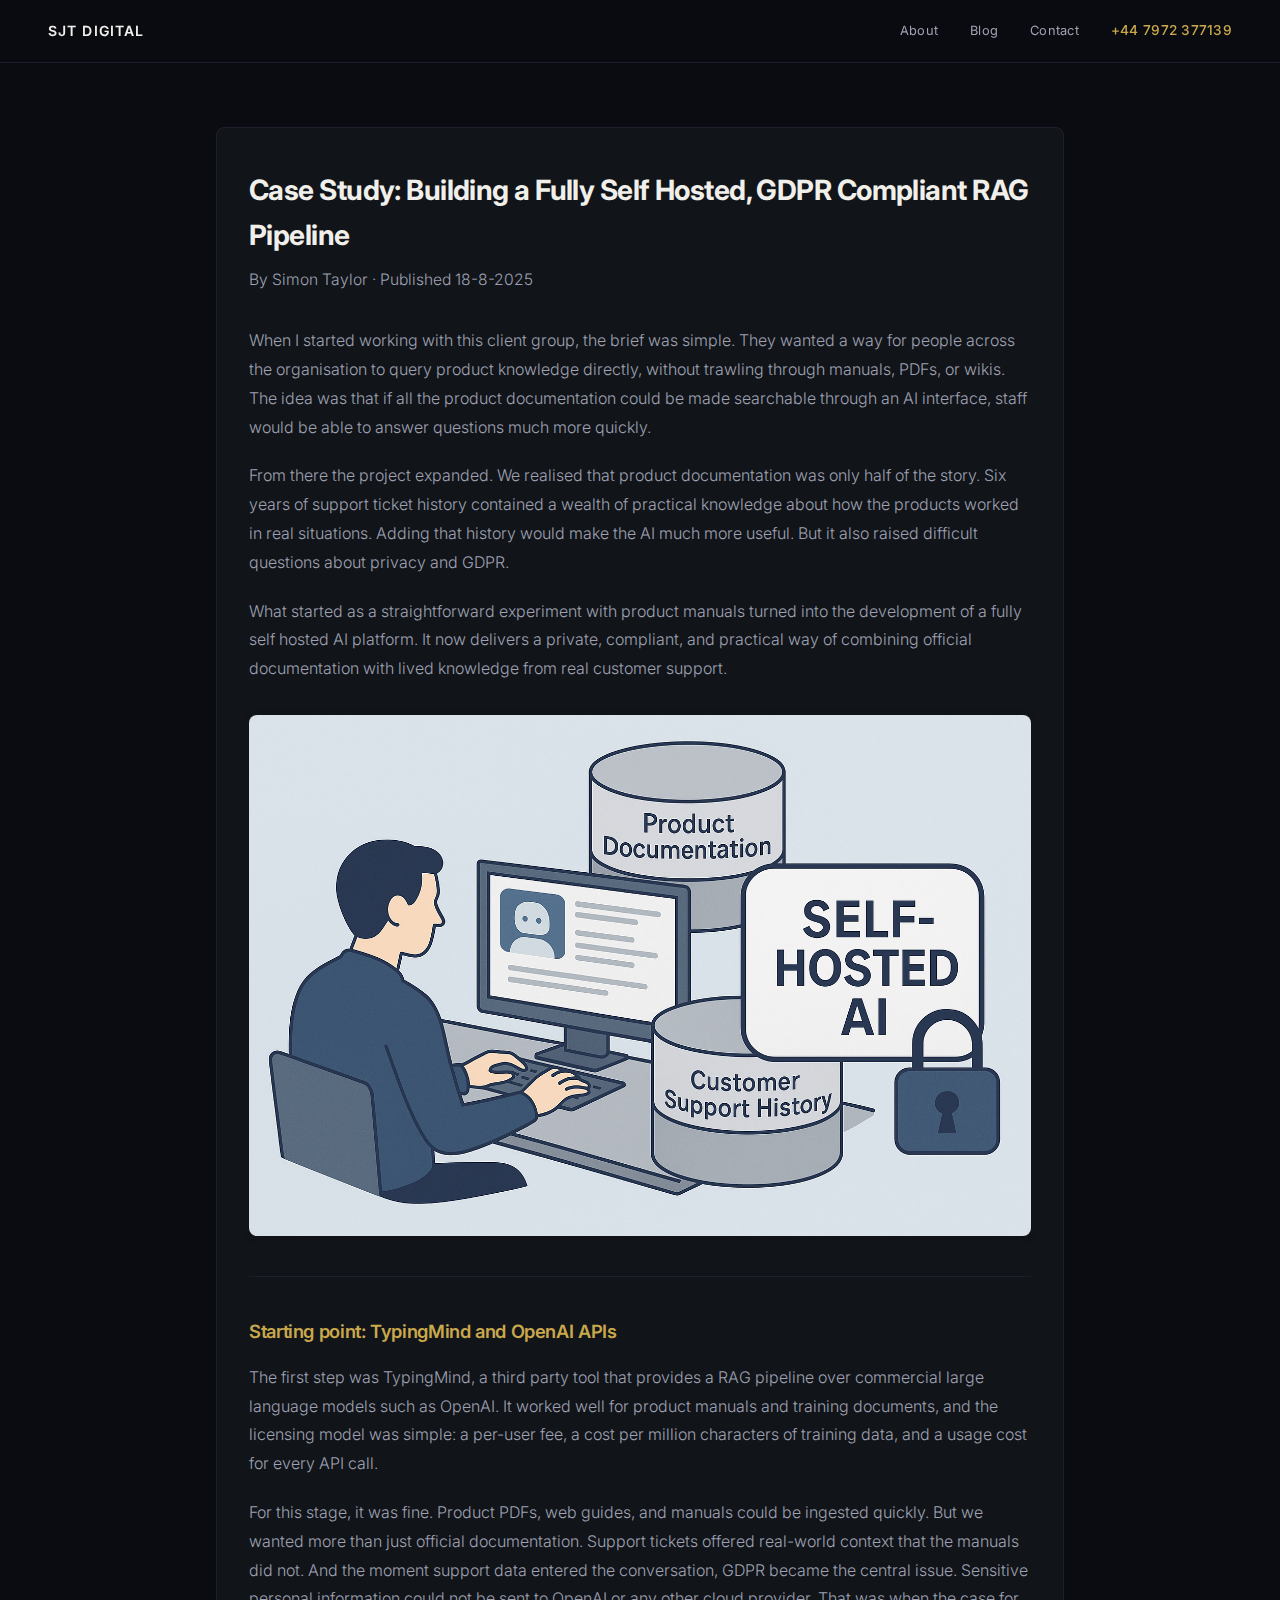
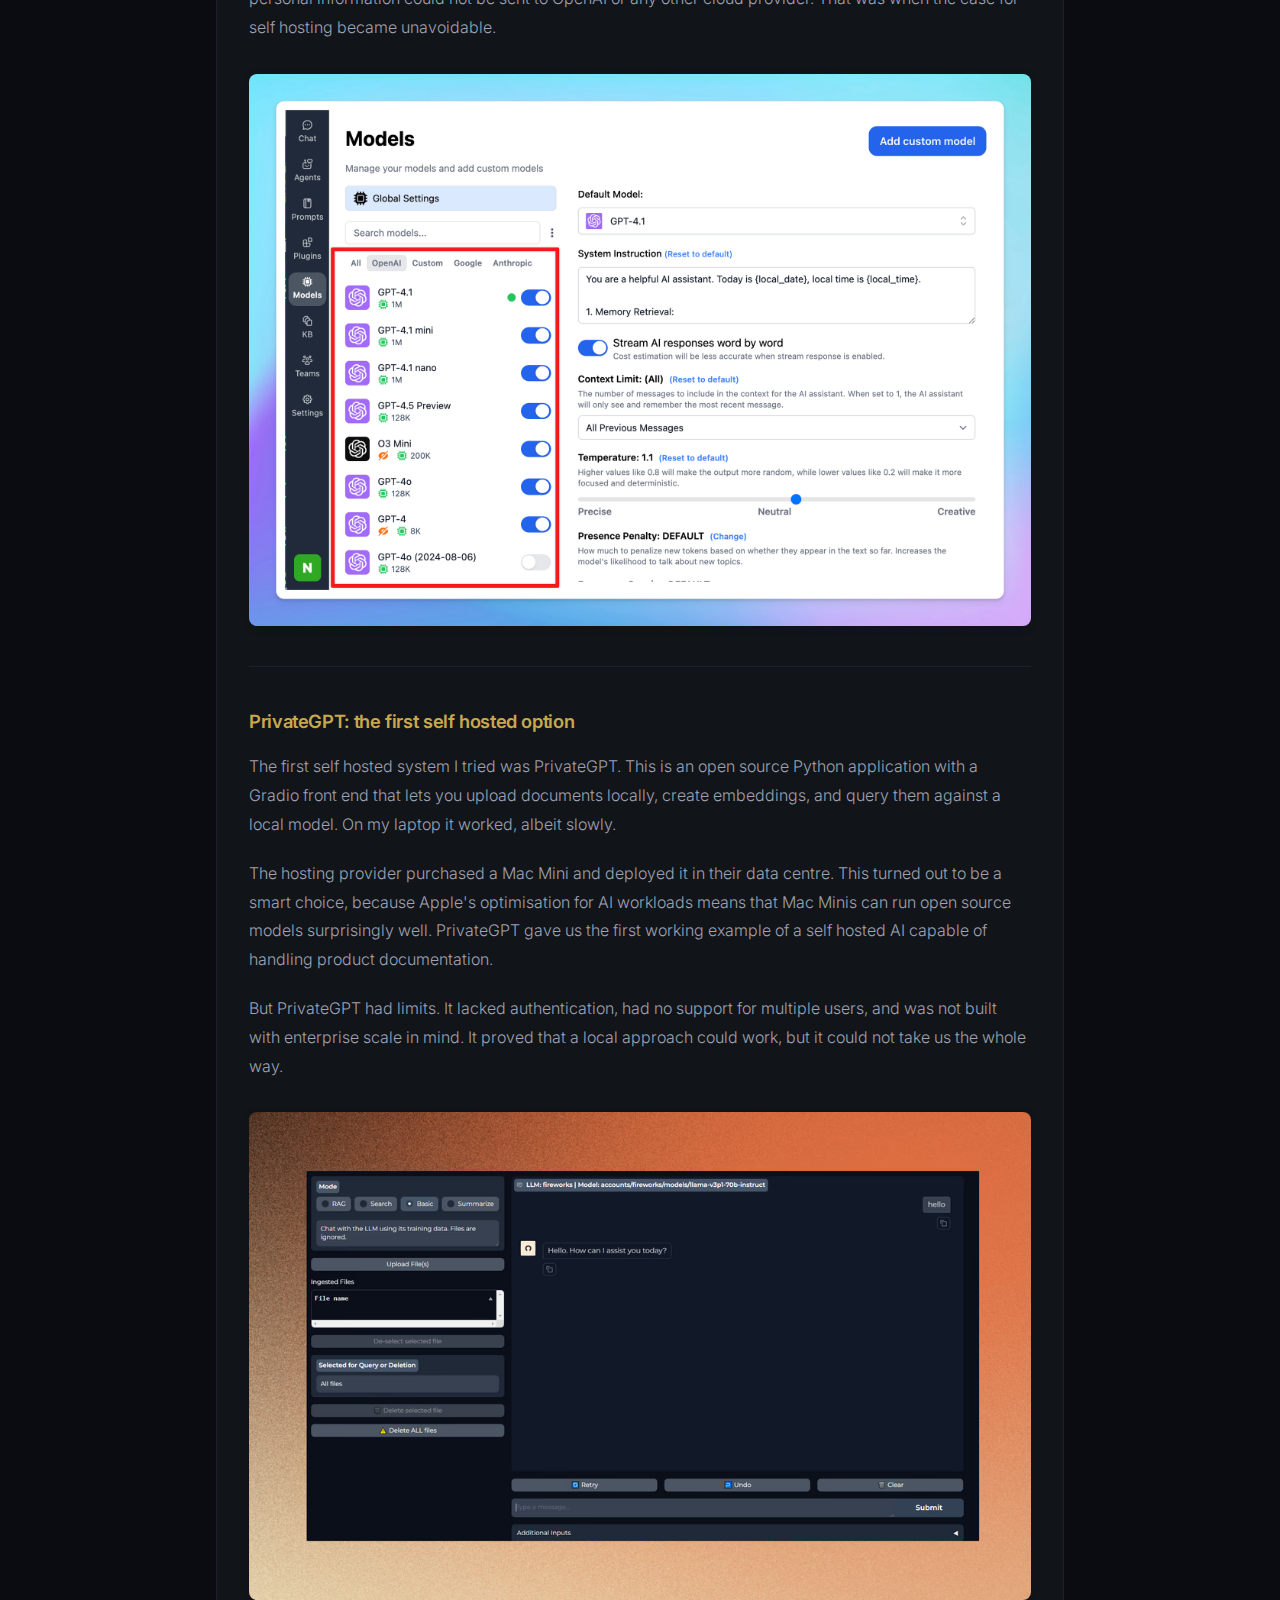
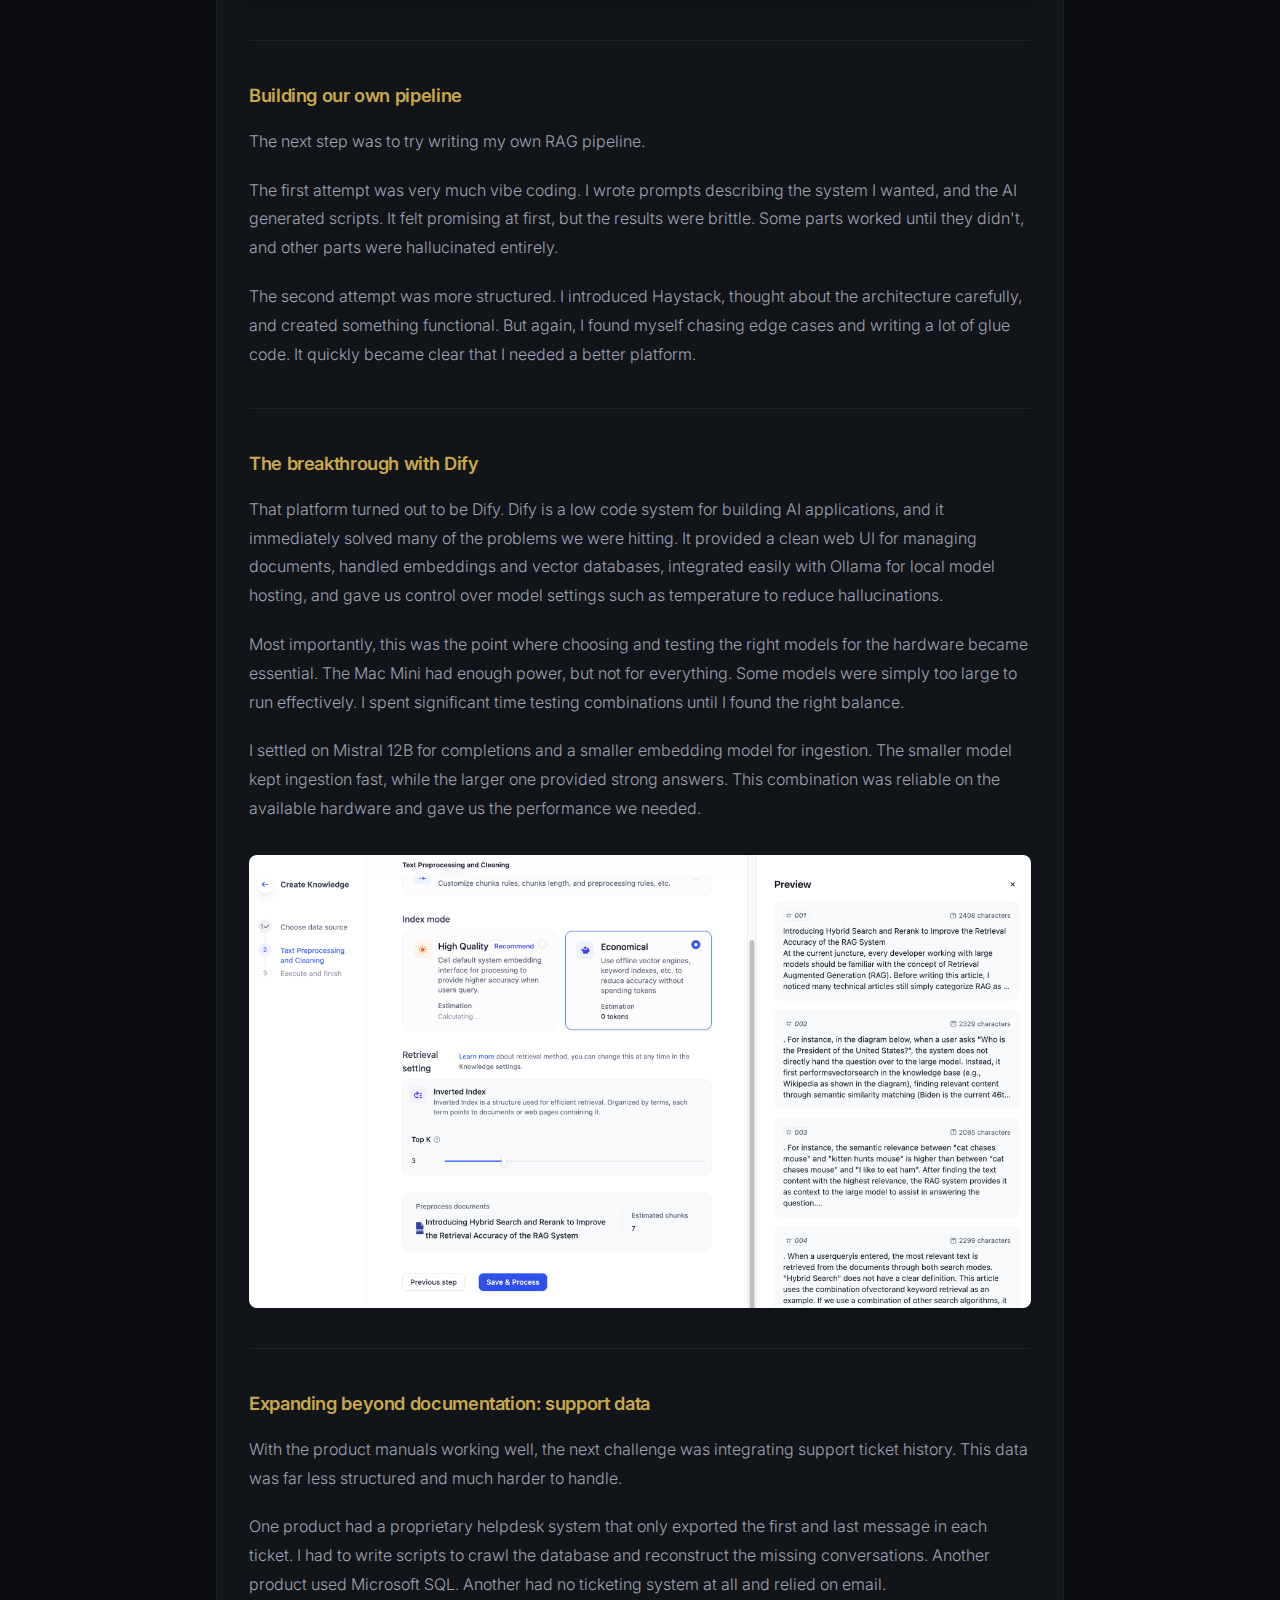
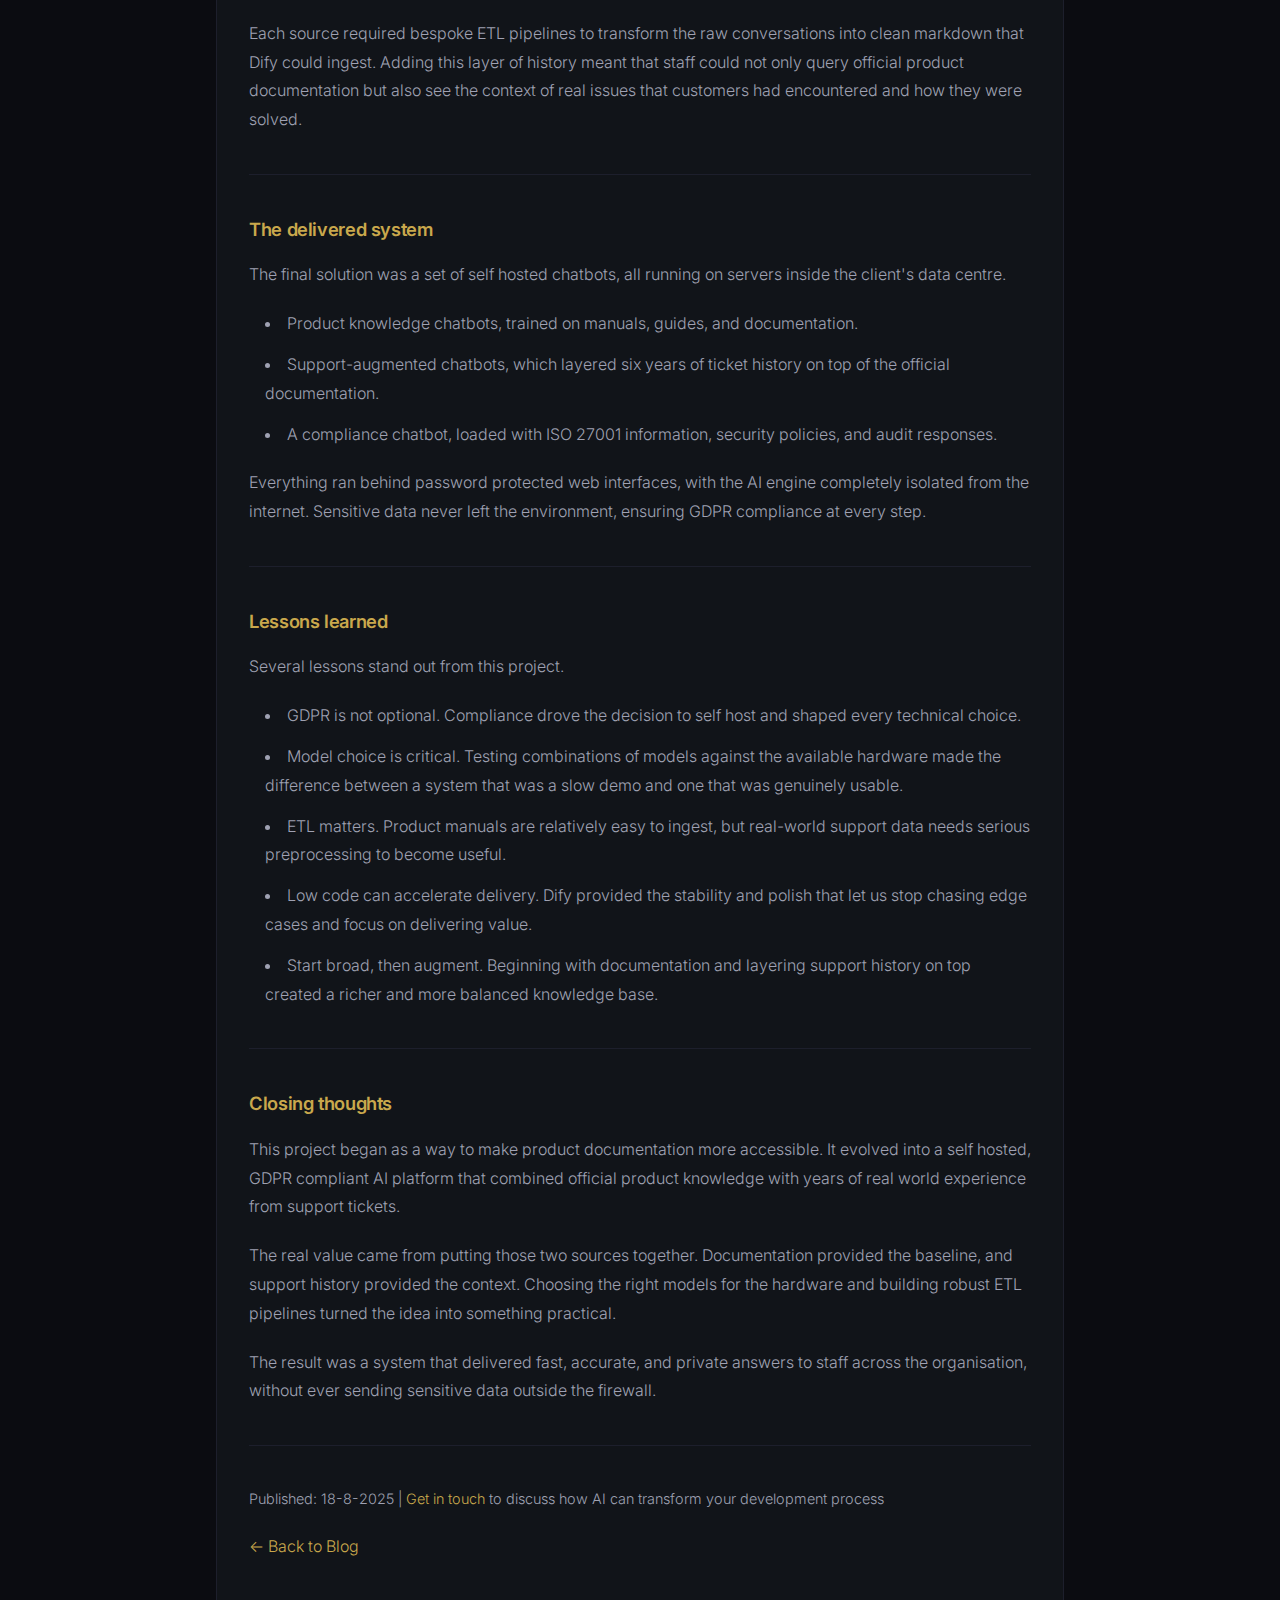
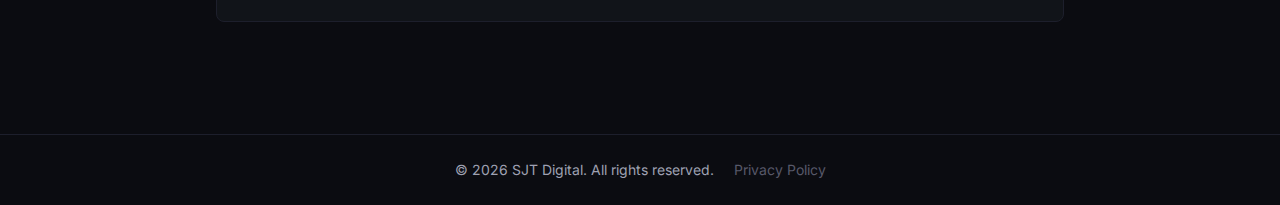
<file: gdpr-compliant-rag-pipeline.html>
<!DOCTYPE html>
<html lang="en">
<head>
    <!-- Google tag (gtag.js) -->
    <script async src="https://www.googletagmanager.com/gtag/js?id=G-GJ8NNXBM1Z"></script>
    <script>
      window.dataLayer = window.dataLayer || [];
      function gtag(){dataLayer.push(arguments);}
      gtag('js', new Date());
      gtag('config', 'G-GJ8NNXBM1Z');
    </script>
    <meta charset="UTF-8">
    <meta name="viewport" content="width=device-width, initial-scale=1.0">
    <title>Case Study: Building a Fully Self Hosted, GDPR Compliant RAG Pipeline | SJT Digital</title>
    <meta name="description" content="A detailed case study of building a fully self-hosted, GDPR-compliant RAG pipeline using open source tools, from PrivateGPT to Dify, with lessons learned.">
    <meta name="author" content="Simon Taylor">
    <link rel="icon" type="image/png" href="assets/favicon.png">
    <link rel="stylesheet" href="assets/style.css">
</head>
<body>
    <header>
        <div class="container header-content">
            <h1><a href="/" style="text-decoration: none; color: inherit;">SJT Digital</a></h1>
            <nav aria-label="Main navigation">
                <a href="/#about">About</a>
                <a href="blog.html">Blog</a>
                <a href="contact.html">Contact</a>
                <a href="tel:+447972377139" class="nav-phone">+44 7972 377139</a>
            </nav>
        </div>
    </header>
    <main class="container blog-list">
        <div class="blog-post">
            <h2>Case Study: Building a Fully Self Hosted, GDPR Compliant RAG Pipeline</h2>
            <p class="blog-meta" style="color: var(--text-secondary);font-size:0.98rem;margin-top:-1rem;margin-bottom:2rem;">By Simon Taylor &middot; Published 18-8-2025</p>
            <p>When I started working with this client group, the brief was simple. They wanted a way for people across the organisation to query product knowledge directly, without trawling through manuals, PDFs, or wikis. The idea was that if all the product documentation could be made searchable through an AI interface, staff would be able to answer questions much more quickly.</p>
            <p>From there the project expanded. We realised that product documentation was only half of the story. Six years of support ticket history contained a wealth of practical knowledge about how the products worked in real situations. Adding that history would make the AI much more useful. But it also raised difficult questions about privacy and GDPR.</p>
            <p>What started as a straightforward experiment with product manuals turned into the development of a fully self hosted AI platform. It now delivers a private, compliant, and practical way of combining official documentation with lived knowledge from real customer support.</p>
            <img src="assets/self-hosted-ai.png" alt="Self-hosted AI architecture diagram" style="display:block;max-width:100%;margin:2rem auto;border-radius:0.5rem;box-shadow:0 2px 8px rgba(0,0,0,0.12);" />
            <hr>
            <h3>Starting point: TypingMind and OpenAI APIs</h3>
            <p>The first step was TypingMind, a third party tool that provides a RAG pipeline over commercial large language models such as OpenAI. It worked well for product manuals and training documents, and the licensing model was simple: a per-user fee, a cost per million characters of training data, and a usage cost for every API call.</p>
            <p>For this stage, it was fine. Product PDFs, web guides, and manuals could be ingested quickly. But we wanted more than just official documentation. Support tickets offered real-world context that the manuals did not. And the moment support data entered the conversation, GDPR became the central issue. Sensitive personal information could not be sent to OpenAI or any other cloud provider. That was when the case for self hosting became unavoidable.</p>
            <img src="assets/typing-mind.webp" alt="TypingMind RAG pipeline interface screenshot" style="display:block;max-width:100%;margin:2rem auto;border-radius:0.5rem;box-shadow:0 2px 8px rgba(0,0,0,0.12);" />
            <hr>
            <h3>PrivateGPT: the first self hosted option</h3>
            <p>The first self hosted system I tried was PrivateGPT. This is an open source Python application with a Gradio front end that lets you upload documents locally, create embeddings, and query them against a local model. On my laptop it worked, albeit slowly.</p>
            <p>The hosting provider purchased a Mac Mini and deployed it in their data centre. This turned out to be a smart choice, because Apple's optimisation for AI workloads means that Mac Minis can run open source models surprisingly well. PrivateGPT gave us the first working example of a self hosted AI capable of handling product documentation.</p>
            <p>But PrivateGPT had limits. It lacked authentication, had no support for multiple users, and was not built with enterprise scale in mind. It proved that a local approach could work, but it could not take us the whole way.</p>
            <img src="assets/private-gpt.avif" alt="PrivateGPT interface screenshot" style="display:block;max-width:100%;margin:2rem auto;border-radius:0.5rem;box-shadow:0 2px 8px rgba(0,0,0,0.12);" />
            <hr>
            <h3>Building our own pipeline</h3>
            <p>The next step was to try writing my own RAG pipeline. </p>
            <p>The first attempt was very much vibe coding. I wrote prompts describing the system I wanted, and the AI generated scripts. It felt promising at first, but the results were brittle. Some parts worked until they didn't, and other parts were hallucinated entirely.</p>
            <p>The second attempt was more structured. I introduced Haystack, thought about the architecture carefully, and created something functional. But again, I found myself chasing edge cases and writing a lot of glue code. It quickly became clear that I needed a better platform.</p>
            <hr>
            <h3>The breakthrough with Dify</h3>
            <p>That platform turned out to be Dify. Dify is a low code system for building AI applications, and it immediately solved many of the problems we were hitting. It provided a clean web UI for managing documents, handled embeddings and vector databases, integrated easily with Ollama for local model hosting, and gave us control over model settings such as temperature to reduce hallucinations.</p>
            <p>Most importantly, this was the point where choosing and testing the right models for the hardware became essential. The Mac Mini had enough power, but not for everything. Some models were simply too large to run effectively. I spent significant time testing combinations until I found the right balance.</p>
            <p>I settled on Mistral 12B for completions and a smaller embedding model for ingestion. The smaller model kept ingestion fast, while the larger one provided strong answers. This combination was reliable on the available hardware and gave us the performance we needed.</p>
            <img src="assets/dify.png" alt="Dify AI application platform interface screenshot" style="display:block;max-width:100%;margin:2rem auto;border-radius:0.5rem;box-shadow:0 2px 8px rgba(0,0,0,0.12);" />
            <hr>
            <h3>Expanding beyond documentation: support data</h3>
            <p>With the product manuals working well, the next challenge was integrating support ticket history. This data was far less structured and much harder to handle.</p>
            <p>One product had a proprietary helpdesk system that only exported the first and last message in each ticket. I had to write scripts to crawl the database and reconstruct the missing conversations. Another product used Microsoft SQL. Another had no ticketing system at all and relied on email.</p>
            <p>Each source required bespoke ETL pipelines to transform the raw conversations into clean markdown that Dify could ingest. Adding this layer of history meant that staff could not only query official product documentation but also see the context of real issues that customers had encountered and how they were solved.</p>
            <hr>
            <h3>The delivered system</h3>
            <p>The final solution was a set of self hosted chatbots, all running on servers inside the client's data centre.</p>
            <ul>
                <li>Product knowledge chatbots, trained on manuals, guides, and documentation.</li>
                <li>Support-augmented chatbots, which layered six years of ticket history on top of the official documentation.</li>
                <li>A compliance chatbot, loaded with ISO 27001 information, security policies, and audit responses.</li>
            </ul>
            <p>Everything ran behind password protected web interfaces, with the AI engine completely isolated from the internet. Sensitive data never left the environment, ensuring GDPR compliance at every step.</p>
            <hr>
            <h3>Lessons learned</h3>
            <p>Several lessons stand out from this project.</p>
            <ul>
                <li>GDPR is not optional. Compliance drove the decision to self host and shaped every technical choice.</li>
                <li>Model choice is critical. Testing combinations of models against the available hardware made the difference between a system that was a slow demo and one that was genuinely usable.</li>
                <li>ETL matters. Product manuals are relatively easy to ingest, but real-world support data needs serious preprocessing to become useful.</li>
                <li>Low code can accelerate delivery. Dify provided the stability and polish that let us stop chasing edge cases and focus on delivering value.</li>
                <li>Start broad, then augment. Beginning with documentation and layering support history on top created a richer and more balanced knowledge base.</li>
            </ul>
            <hr>
            <h3>Closing thoughts</h3>
            <p>This project began as a way to make product documentation more accessible. It evolved into a self hosted, GDPR compliant AI platform that combined official product knowledge with years of real world experience from support tickets.</p>
            <p>The real value came from putting those two sources together. Documentation provided the baseline, and support history provided the context. Choosing the right models for the hardware and building robust ETL pipelines turned the idea into something practical.</p>
            <p>The result was a system that delivered fast, accurate, and private answers to staff across the organisation, without ever sending sensitive data outside the firewall.</p>
            <hr>
            <p style="margin-top: 2rem; font-size: 0.9rem; color: var(--text-secondary);">
                Published: 18-8-2025 |
                <a href="contact.html" style="color: var(--accent-primary);">Get in touch</a> to discuss how AI can
                transform your development process
            </p>
            <p><a href="blog.html" style="color: var(--accent-primary);">← Back to Blog</a></p>
        </div>
    </main>
    <footer>
        &copy; <script>document.write(new Date().getFullYear())</script> SJT Digital. All rights reserved.
        <span style="margin-left: 1rem;">
            <a href="privacy-policy.html" style="color: var(--text-muted); font-size: 0.875rem;">Privacy Policy</a>
        </span>
    </footer>
</body>
</html>
</file>
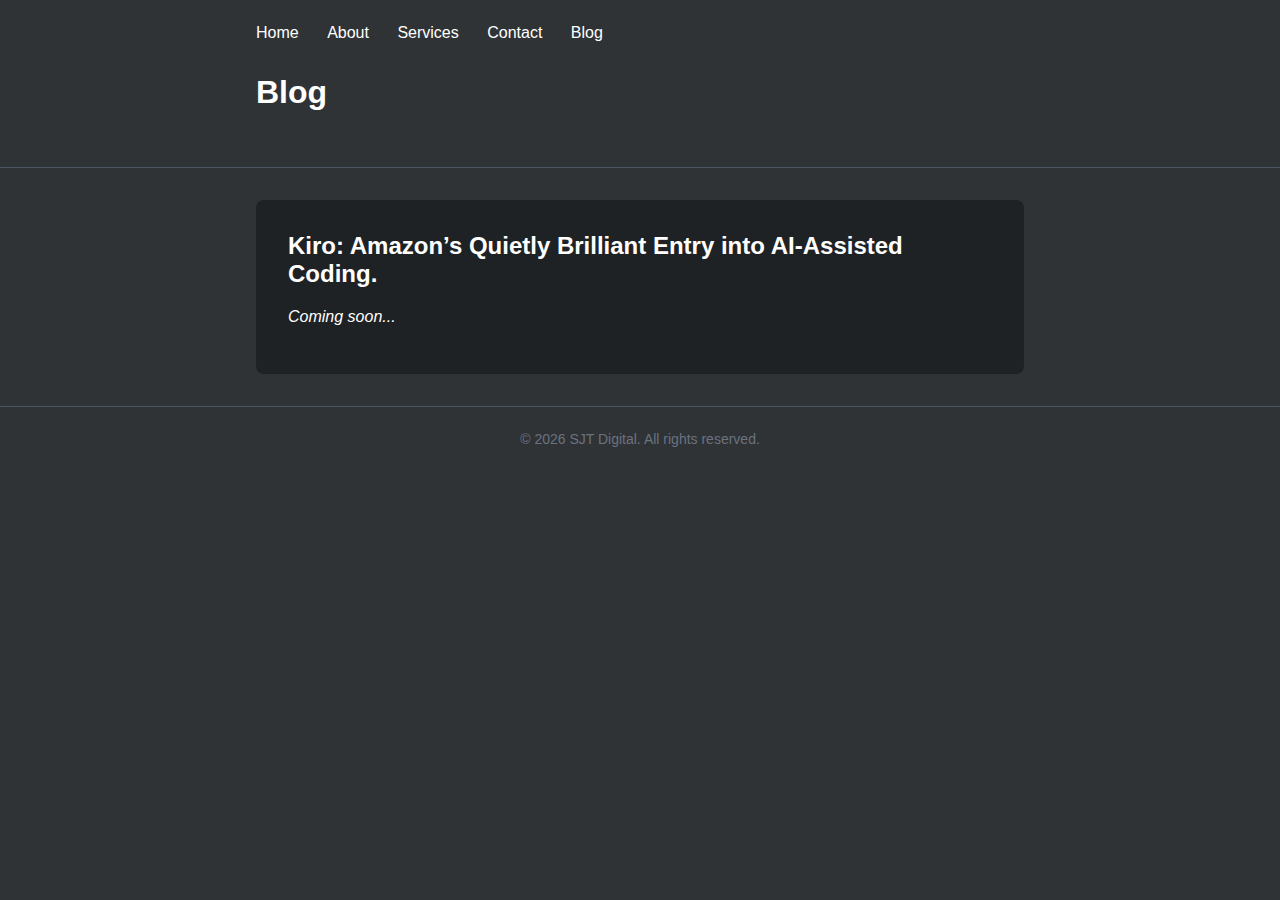
<file: generate-logo.html>
<!DOCTYPE html>
<html lang="en">

<head>
    <meta charset="UTF-8">
    <meta name="viewport" content="width=device-width, initial-scale=1.0">
    <title>Blog | SJT Digital</title>
    <meta name="description" content="Insights and articles from SJT Digital.">
    <meta name="author" content="Simon Taylor">
    <link rel="icon" type="image/png" href="assets/favicon.png">
    <style>
        body {
            font-family: -apple-system, BlinkMacSystemFont, 'Segoe UI', Roboto, sans-serif;
            background-color: #2f3336;
            color: white;
            margin: 0;
            padding: 0;
        }

        header {
            padding: 1.5rem;
            border-bottom: 1px solid #4b5563;
        }

        .container {
            max-width: 48rem;
            margin: 0 auto;
            padding: 0 1.5rem;
        }

        h1 {
            font-size: 2rem;
            font-weight: 700;
            margin-bottom: 2rem;
        }

        .blog-list {
            margin-top: 2rem;
        }

        .blog-post {
            background: #1f2224;
            border-radius: 0.5rem;
            padding: 2rem;
            margin-bottom: 2rem;
        }

        .blog-post h2 {
            margin-top: 0;
        }

        a {
            color: #3b82f6;
            text-decoration: none;
        }

        a:hover {
            text-decoration: underline;
        }

        nav {
            margin-bottom: 2rem;
        }

        nav a {
            color: white;
            margin-right: 1.5rem;
            font-size: 1rem;
        }

        nav a:hover {
            text-decoration: underline;
        }

        footer {
            padding: 1.5rem;
            text-align: center;
            font-size: 0.875rem;
            color: #6b7280;
            border-top: 1px solid #4b5563;
        }
    </style>
</head>

<body>
    <header>
        <div class="container">
            <nav aria-label="Main navigation">
                <a href="/">Home</a>
                <a href="/#about">About</a>
                <a href="/#services">Services</a>
                <a href="/#contact">Contact</a>
                <a href="blog.html">Blog</a>
            </nav>
            <h1>Blog</h1>
        </div>
    </header>
    <main class="container blog-list">
        <div class="blog-post">
            <h2>Kiro: Amazon’s Quietly Brilliant Entry into AI-Assisted Coding.</h2>
            <p><em>Coming soon...</em></p>
        </div>
    </main>
    <footer>
        &copy;
        <script>document.write(new Date().getFullYear())</script> SJT Digital. All rights reserved.
    </footer>
</body>

</html>
</file>
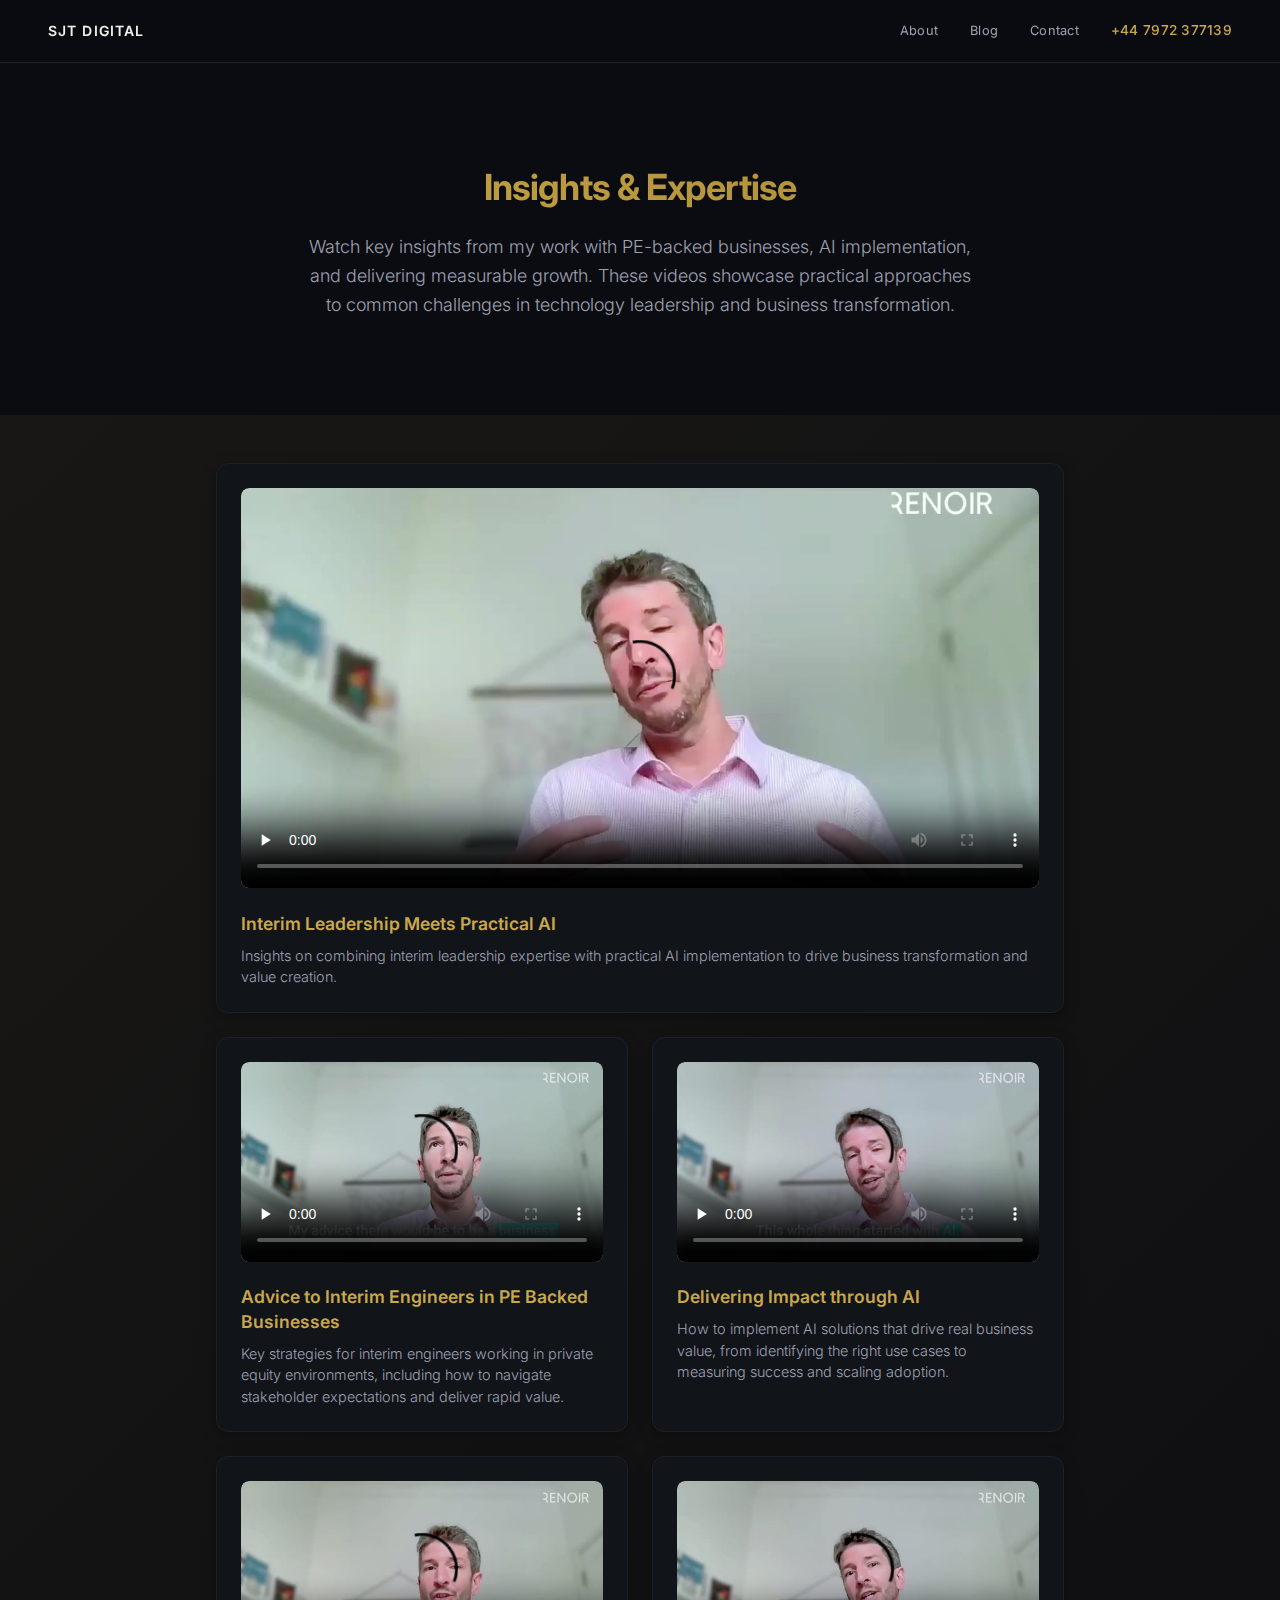
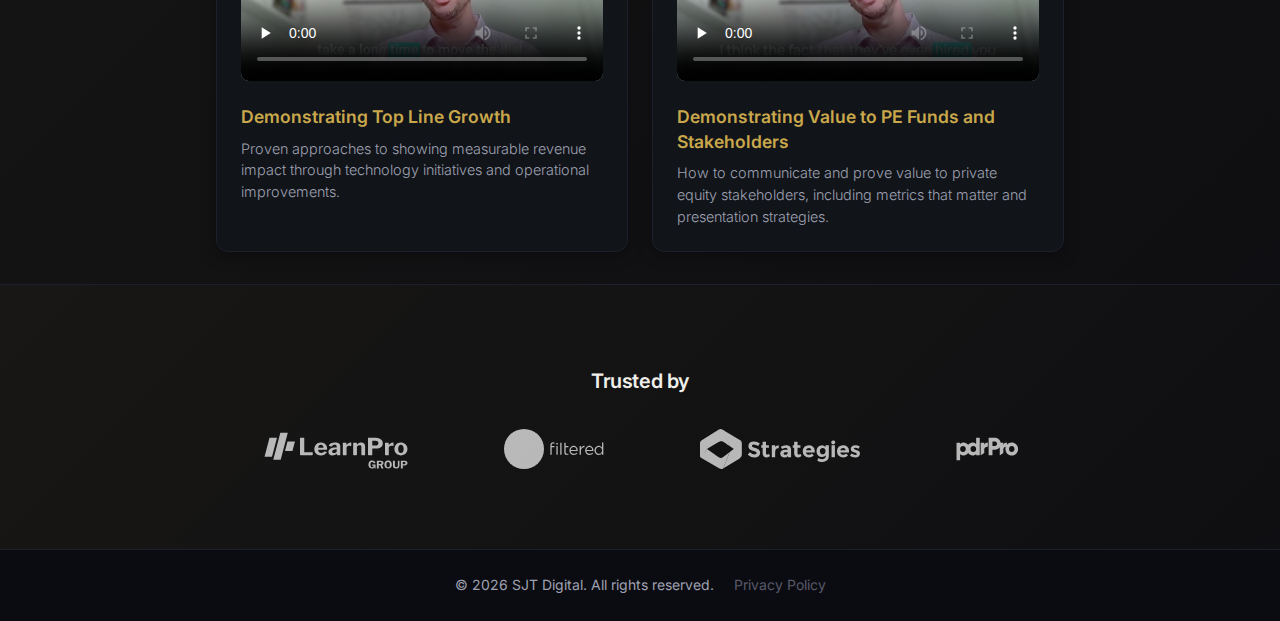
<file: insights.html>
<!DOCTYPE html>
<html lang="en">
<head>
    <!-- Google tag (gtag.js) -->
    <script async src="https://www.googletagmanager.com/gtag/js?id=G-GJ8NNXBM1Z"></script>
    <script>
      window.dataLayer = window.dataLayer || [];
      function gtag(){dataLayer.push(arguments);}
      gtag('js', new Date());
      gtag('config', 'G-GJ8NNXBM1Z');
    </script>
    <meta charset="UTF-8">
    <meta name="viewport" content="width=device-width, initial-scale=1.0">
    <title>Insights | SJT Digital</title>
    <meta name="description" content="Watch key insights from Simon Taylor's work with PE-backed businesses, AI implementation, and delivering measurable growth.">
    <meta name="author" content="Simon Taylor">
    <link rel="icon" type="image/png" href="assets/favicon.png">
    <link rel="stylesheet" href="assets/style.css">
    <style>

        body {
            background-color: var(--bg-dark);
            color: var(--text-primary);
        }

        .dark-bg {
            background: linear-gradient(135deg, var(--gradient-start), var(--gradient-end));
        }

        .text-gray {
            color: var(--text-secondary);
        }

        .hero h2 {
            background: linear-gradient(90deg, var(--accent-primary), var(--accent-secondary));
            -webkit-background-clip: text;
            background-clip: text;
            color: transparent;
            font-weight: 700;
        }

        nav a {
            color: var(--text-secondary);
            transition: color 0.3s ease;
        }

        nav a:hover {
            color: var(--accent-primary);
        }

        .video-grid {
            display: grid;
            grid-template-columns: repeat(2, 1fr);
            gap: 1.5rem;
            margin-top: 1rem;
        }

        .video-card.featured {
            grid-column: span 2;
        }

        .video-card.featured .video-container video {
            height: 400px !important;
        }

        .video-card {
            background: var(--bg-card);
            border-radius: 12px;
            padding: 1.5rem;
            box-shadow: 0 4px 16px rgba(0,0,0,0.3);
            border: 1px solid var(--border-color);
            transition: all 0.3s ease;
            position: relative;
            overflow: hidden;
        }

        .video-card::before {
            content: '';
            position: absolute;
            top: 0;
            left: 0;
            right: 0;
            height: 2px;
            background: linear-gradient(90deg, var(--accent-primary), var(--accent-secondary));
            transform: scaleX(0);
            transition: transform 0.3s ease;
        }

        .video-card:hover {
            border-color: var(--border-color);
            transform: translateY(-4px);
            box-shadow: 0 8px 32px rgba(159, 122, 234, 0.2);
        }

        .video-card:hover::before {
            transform: scaleX(1);
        }

        .video-card:hover {
            transform: translateY(-4px);
            box-shadow: 0 8px 32px rgba(0,0,0,0.4);
        }

        .video-container {
            position: relative;
            margin-bottom: 1rem;
            overflow: hidden;
            border-radius: 8px;
        }

        .video-container video {
            transition: transform 0.3s ease, opacity 0.3s ease;
            cursor: pointer;
        }

        .video-container::before {
            content: '▶';
            position: absolute;
            top: 50%;
            left: 50%;
            transform: translate(-50%, -50%);
            font-size: 2.5rem;
            color: white;
            text-shadow: 0 2px 8px rgba(0,0,0,0.7);
            opacity: 0;
            transition: all 0.3s ease;
            pointer-events: none;
            z-index: 1;
            background: linear-gradient(135deg, var(--accent-primary), var(--accent-secondary));
            width: 60px;
            height: 60px;
            border-radius: 50%;
            display: flex;
            align-items: center;
            justify-content: center;
            margin-left: 4px;
        }

        .video-container:hover::before {
            opacity: 1;
        }

        .video-card h4 {
            margin: 0 0 0.5rem 0;
            font-size: 1.1rem;
            font-weight: 600;
            color: var(--accent-primary);
            line-height: 1.4;
        }

        .video-card p {
            margin: 0;
            font-size: 0.9rem;
            line-height: 1.5;
            color: var(--text-secondary);
        }

        .video-container video:not([controls])::-webkit-media-controls {
            display: none;
        }

        @media (max-width: 768px) {
            .video-grid {
                grid-template-columns: 1fr;
                gap: 1.5rem;
            }
            
            .video-card, .video-card.featured {
                grid-column: 1;
                padding: 1rem;
            }

            .video-card.featured .video-container video {
                height: 250px !important;
            }
        }
    </style>
</head>
<body>
    <header>
        <div class="container header-content">
            <h1><a href="/" style="text-decoration: none; color: inherit;">SJT Digital</a></h1>
            <nav aria-label="Main navigation">
                <a href="/#about">About</a>
                <a href="blog.html">Blog</a>
                <a href="contact.html">Contact</a>
                <a href="tel:+447972377139" class="nav-phone">+44 7972 377139</a>
            </nav>
        </div>
    </header>

    <main>
        <section class="hero">
            <h2>Insights & Expertise</h2>
            <p class="text-gray">
                Watch key insights from my work with PE-backed businesses, AI implementation, and delivering measurable growth. These videos showcase practical approaches to common challenges in technology leadership and business transformation.
            </p>
        </section>

        <section class="dark-bg" style="padding: 2rem 0;">
            <div class="container content">
                <div class="video-grid">
                    <div class="video-card featured">
                        <div class="video-container">
                            <video 
                                poster="assets/video/thumbnails/interim-leadership-ai.jpg"
                                preload="none"
                                controls
                                style="width: 100%; height: 400px; object-fit: cover; border-radius: 8px;">
                                <source src="assets/video/web-interim-leadership-ai.mp4" type="video/mp4">
                                Your browser does not support the video tag.
                            </video>
                        </div>
                        <h4>Interim Leadership Meets Practical AI</h4>
                        <p class="text-gray">Insights on combining interim leadership expertise with practical AI implementation to drive business transformation and value creation.</p>
                    </div>
                    <div class="video-card">
                        <div class="video-container">
                            <video 
                                poster="assets/video/thumbnails/advice-interim-engineers.jpg"
                                preload="none"
                                controls
                                style="width: 100%; height: 200px; object-fit: cover; border-radius: 8px;">
                                <source src="assets/video/web-advice-interim-engineers.mp4" type="video/mp4">
                                Your browser does not support the video tag.
                            </video>
                        </div>
                        <h4>Advice to Interim Engineers in PE Backed Businesses</h4>
                        <p class="text-gray">Key strategies for interim engineers working in private equity environments, including how to navigate stakeholder expectations and deliver rapid value.</p>
                    </div>
                    <div class="video-card">
                        <div class="video-container">
                            <video 
                                poster="assets/video/thumbnails/delivering-impact-ai.jpg"
                                preload="none"
                                controls
                                style="width: 100%; height: 200px; object-fit: cover; border-radius: 8px;">
                                <source src="assets/video/web-delivering-impact-ai.mp4" type="video/mp4">
                                Your browser does not support the video tag.
                            </video>
                        </div>
                        <h4>Delivering Impact through AI</h4>
                        <p class="text-gray">How to implement AI solutions that drive real business value, from identifying the right use cases to measuring success and scaling adoption.</p>
                    </div>
                    <div class="video-card">
                        <div class="video-container">
                            <video 
                                poster="assets/video/thumbnails/top-line-growth.jpg"
                                preload="none"
                                controls
                                style="width: 100%; height: 200px; object-fit: cover; border-radius: 8px;">
                                <source src="assets/video/web-top-line-growth.mp4" type="video/mp4">
                                Your browser does not support the video tag.
                            </video>
                        </div>
                        <h4>Demonstrating Top Line Growth</h4>
                        <p class="text-gray">Proven approaches to showing measurable revenue impact through technology initiatives and operational improvements.</p>
                    </div>
                    <div class="video-card">
                        <div class="video-container">
                            <video 
                                poster="assets/video/thumbnails/pe-stakeholder-value.jpg"
                                preload="none"
                                controls
                                style="width: 100%; height: 200px; object-fit: cover; border-radius: 8px;">
                                <source src="assets/video/web-pe-stakeholder-value.mp4" type="video/mp4">
                                Your browser does not support the video tag.
                            </video>
                        </div>
                        <h4>Demonstrating Value to PE Funds and Stakeholders</h4>
                        <p class="text-gray">How to communicate and prove value to private equity stakeholders, including metrics that matter and presentation strategies.</p>
                    </div>
                </div>
            </div>
        </section>

        <section id="clients" class="dark-bg" style="border-top: 1px solid var(--border-color);">
            <div class="container content" style="text-align: center;">
                <h3 style="margin-bottom: 2rem;">Trusted by</h3>
                <div style="overflow: hidden; width: 100%; position: relative;">
                    <div class="logo-carousel" style="display: flex; align-items: center; animation: slide 36s linear infinite; opacity: 0.7;">
                        <img src="assets/logos/learnpro-group.svg" alt="LearnPro Group" style="height: 40px; filter: brightness(0) invert(1); margin: 0 3rem; flex-shrink: 0;">
                        <img src="assets/logos/filtered.svg" alt="Filtered" style="height: 40px; filter: brightness(0) invert(1); margin: 0 3rem; flex-shrink: 0;">
                        <img src="assets/logos/strategies.svg" alt="Strategies" style="height: 40px; filter: brightness(0) invert(1); margin: 0 3rem; flex-shrink: 0;">
                        <img src="assets/logos/pdrpro.svg" alt="pdrPro" style="height: 40px; filter: brightness(0) invert(1); margin: 0 3rem; flex-shrink: 0;">
                        <img src="assets/logos/renoir.svg" alt="Renoir Interim" style="height: 40px; filter: brightness(0) invert(1); margin: 0 3rem; flex-shrink: 0;">
                        <img src="assets/logos/learnpro.svg" alt="LearnPro" style="height: 40px; filter: brightness(0) invert(1); margin: 0 3rem; flex-shrink: 0;">
                        <img src="assets/logos/firewatch.svg" alt="FireWatch" style="height: 40px; filter: brightness(0) invert(1); margin: 0 3rem; flex-shrink: 0;">
                        <img src="assets/logos/pp.svg" alt="PP" style="height: 40px; filter: brightness(0) invert(1); margin: 0 3rem; flex-shrink: 0;">
                        <img src="assets/logos/xvr.svg" alt="XVR" style="height: 40px; filter: brightness(0) invert(1); margin: 0 3rem; flex-shrink: 0;">
                        <img src="assets/logos/civica.svg" alt="Civica" style="height: 40px; filter: brightness(0) invert(1); margin: 0 3rem; flex-shrink: 0;">
                        <!-- Duplicate logos for seamless loop -->
                        <img src="assets/logos/learnpro-group.svg" alt="LearnPro Group" style="height: 40px; filter: brightness(0) invert(1); margin: 0 3rem; flex-shrink: 0;">
                        <img src="assets/logos/filtered.svg" alt="Filtered" style="height: 40px; filter: brightness(0) invert(1); margin: 0 3rem; flex-shrink: 0;">
                        <img src="assets/logos/strategies.svg" alt="Strategies" style="height: 40px; filter: brightness(0) invert(1); margin: 0 3rem; flex-shrink: 0;">
                        <img src="assets/logos/pdrpro.svg" alt="pdrPro" style="height: 40px; filter: brightness(0) invert(1); margin: 0 3rem; flex-shrink: 0;">
                        <img src="assets/logos/renoir.svg" alt="Renoir Interim" style="height: 40px; filter: brightness(0) invert(1); margin: 0 3rem; flex-shrink: 0;">
                        <img src="assets/logos/learnpro.svg" alt="LearnPro" style="height: 40px; filter: brightness(0) invert(1); margin: 0 3rem; flex-shrink: 0;">
                        <img src="assets/logos/firewatch.svg" alt="FireWatch" style="height: 40px; filter: brightness(0) invert(1); margin: 0 3rem; flex-shrink: 0;">
                        <img src="assets/logos/pp.svg" alt="PP" style="height: 40px; filter: brightness(0) invert(1); margin: 0 3rem; flex-shrink: 0;">
                        <img src="assets/logos/xvr.svg" alt="XVR" style="height: 40px; filter: brightness(0) invert(1); margin: 0 3rem; flex-shrink: 0;">
                        <img src="assets/logos/civica.svg" alt="Civica" style="height: 40px; filter: brightness(0) invert(1); margin: 0 3rem; flex-shrink: 0;">
                    </div>
                </div>
            </div>
        </section>
    </main>

    <footer>
        &copy; <script>document.write(new Date().getFullYear())</script> SJT Digital. All rights reserved.
        <span style="margin-left: 1rem;">
            <a href="privacy-policy.html" style="color: var(--text-muted); font-size: 0.875rem;">Privacy Policy</a>
        </span>
    </footer>

    <script>
        // Enhanced video loading and interaction
        document.addEventListener('DOMContentLoaded', function() {
            const videos = document.querySelectorAll('.video-container video');
            
            videos.forEach(video => {
                // Add loading state
                video.addEventListener('loadstart', function() {
                    this.style.opacity = '0.7';
                });
                
                video.addEventListener('canplay', function() {
                    this.style.opacity = '1';
                });
                
                // Pause other videos when one starts playing
                video.addEventListener('play', function() {
                    videos.forEach(otherVideo => {
                        if (otherVideo !== this && !otherVideo.paused) {
                            otherVideo.pause();
                        }
                    });
                });
                
                // Add hover effect for better UX
                const container = video.closest('.video-card');
                container.addEventListener('mouseenter', function() {
                    if (video.paused) {
                        video.style.transform = 'scale(1.02)';
                    }
                });
                
                container.addEventListener('mouseleave', function() {
                    video.style.transform = 'scale(1)';
                });
            });
        });
    </script>
</body>
</html>
</file>
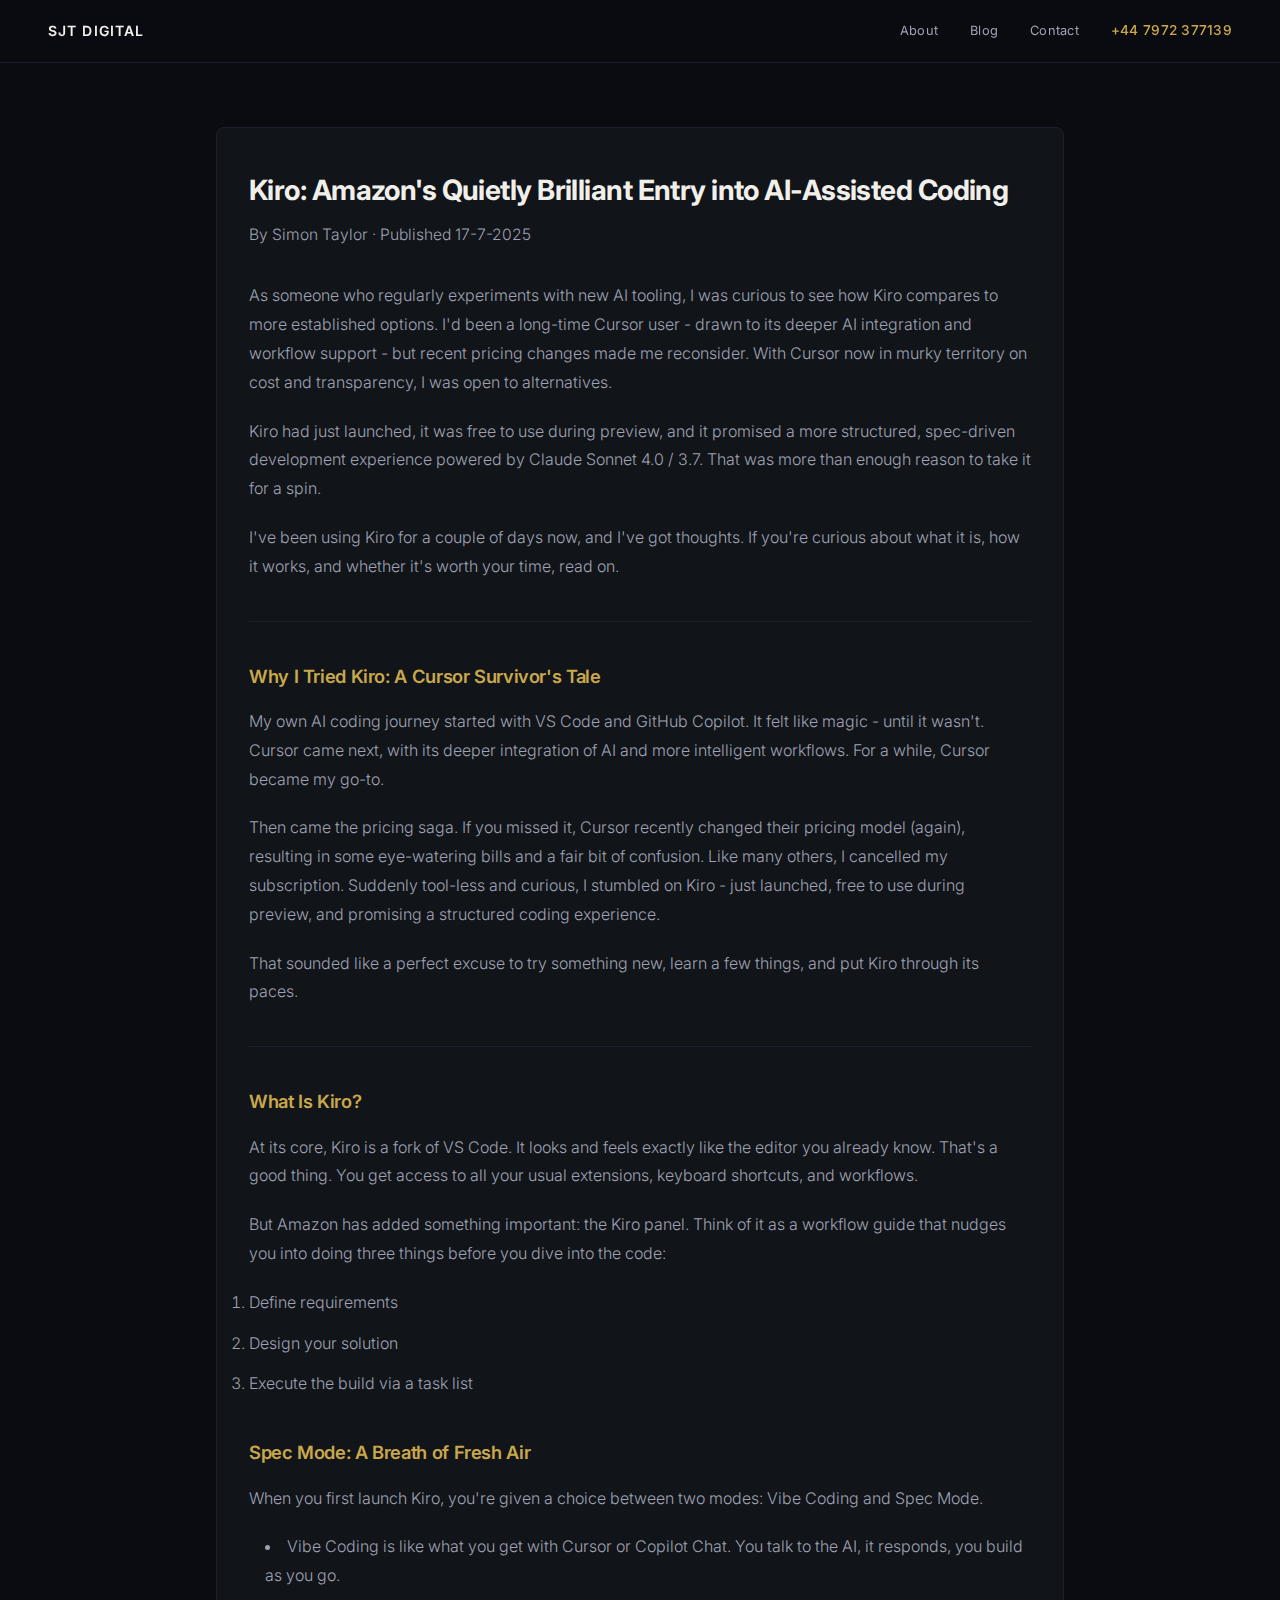
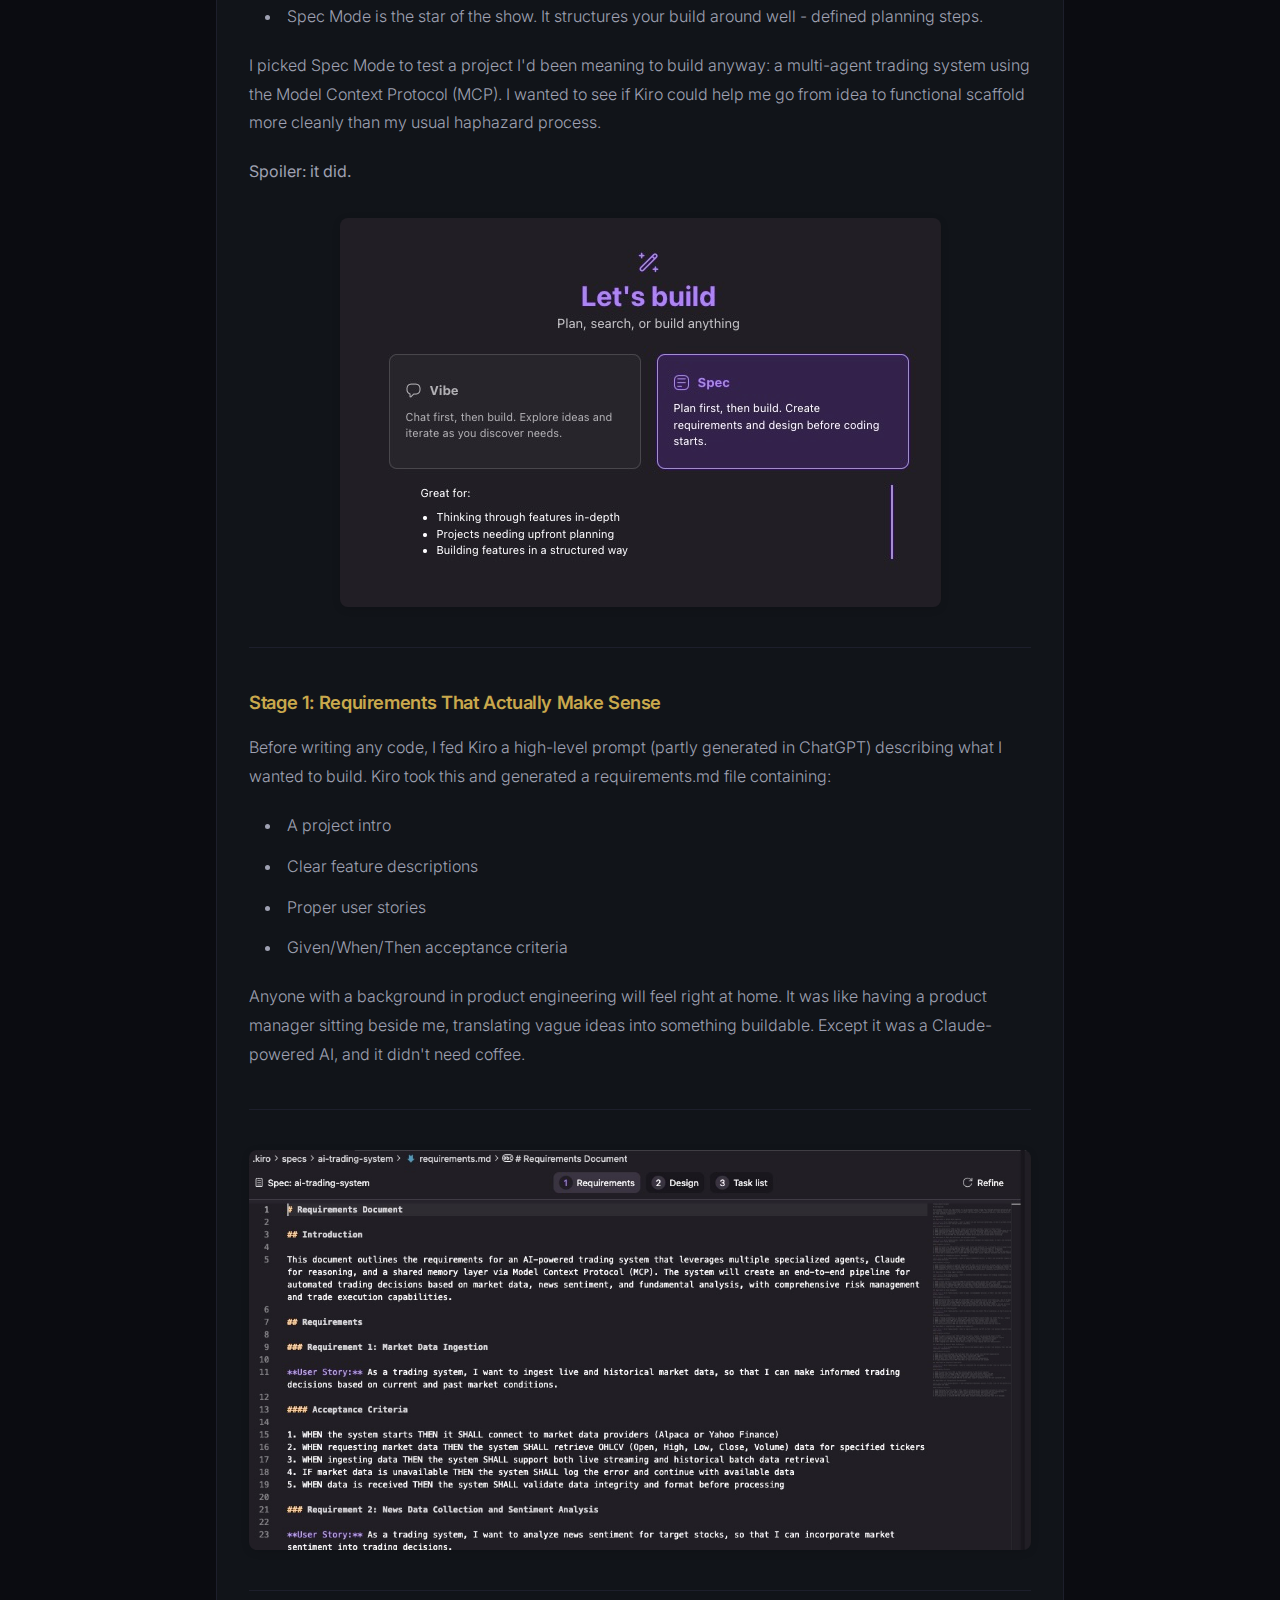
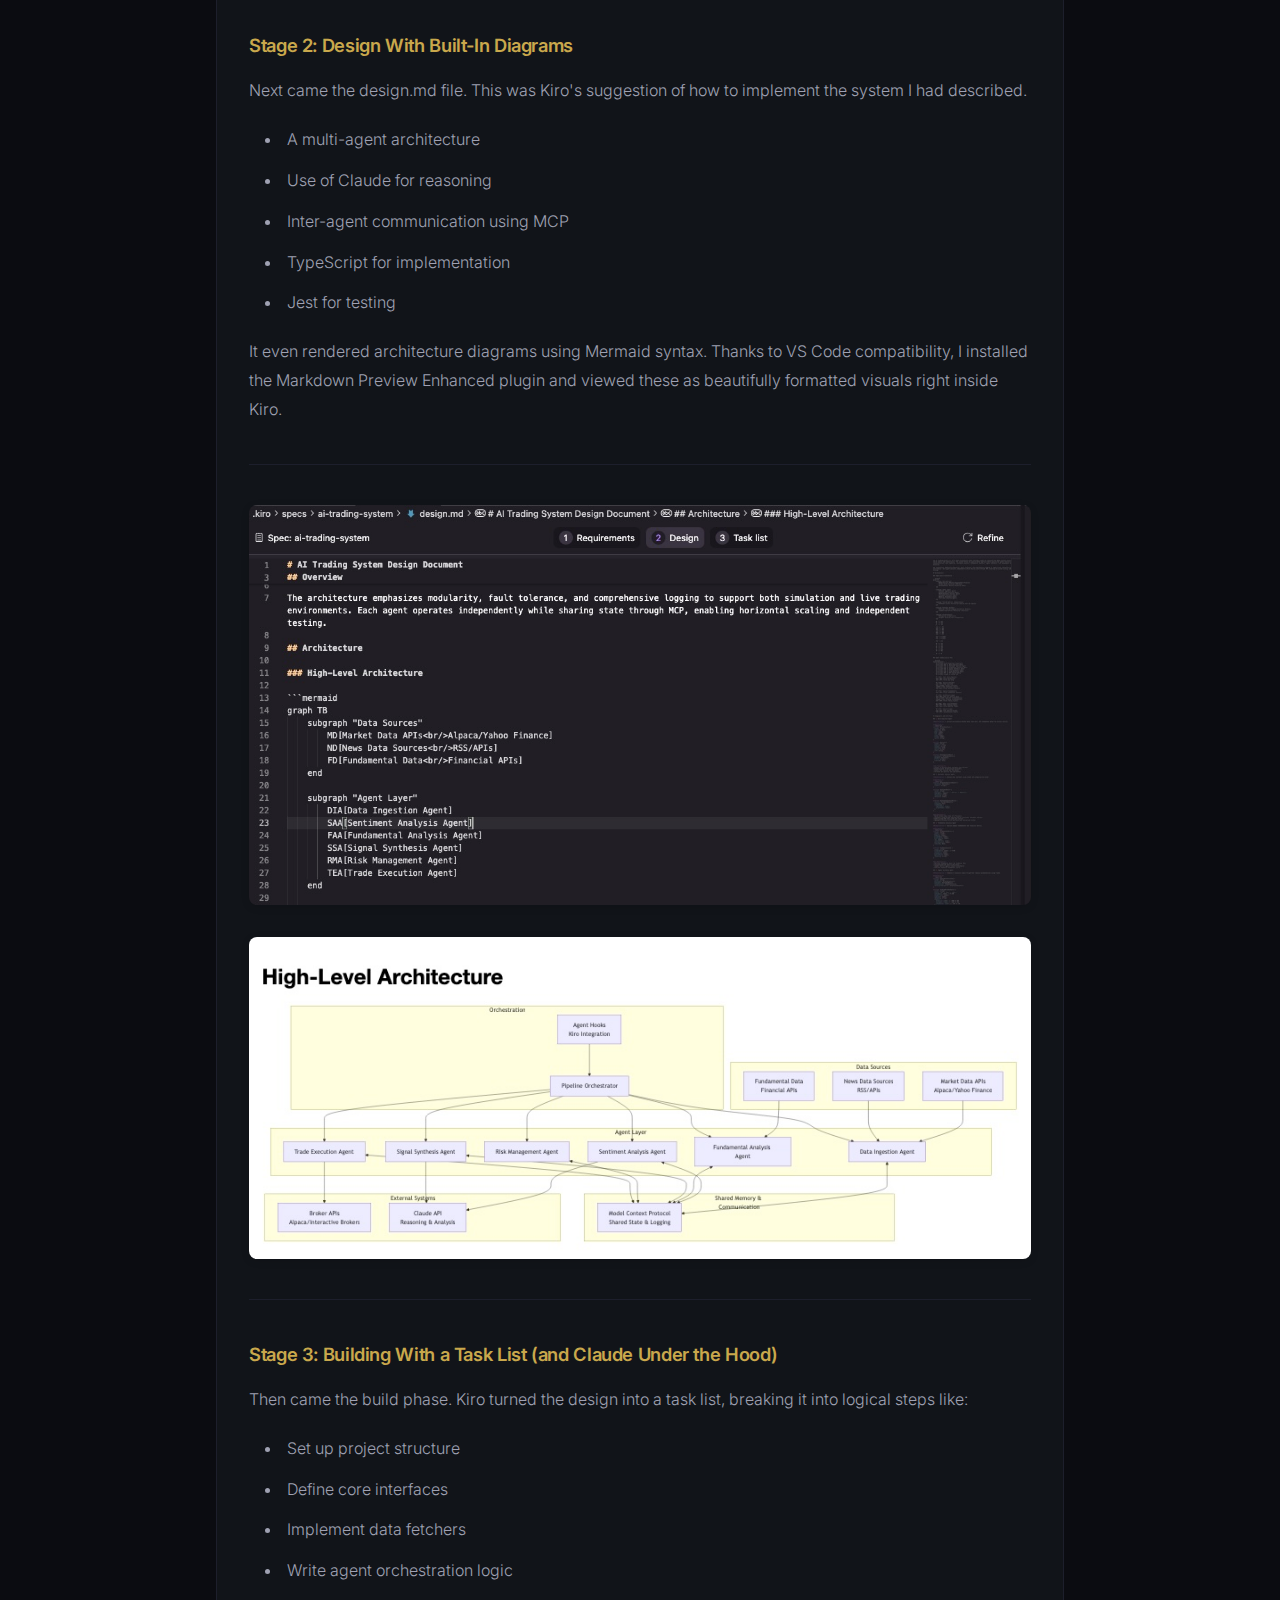
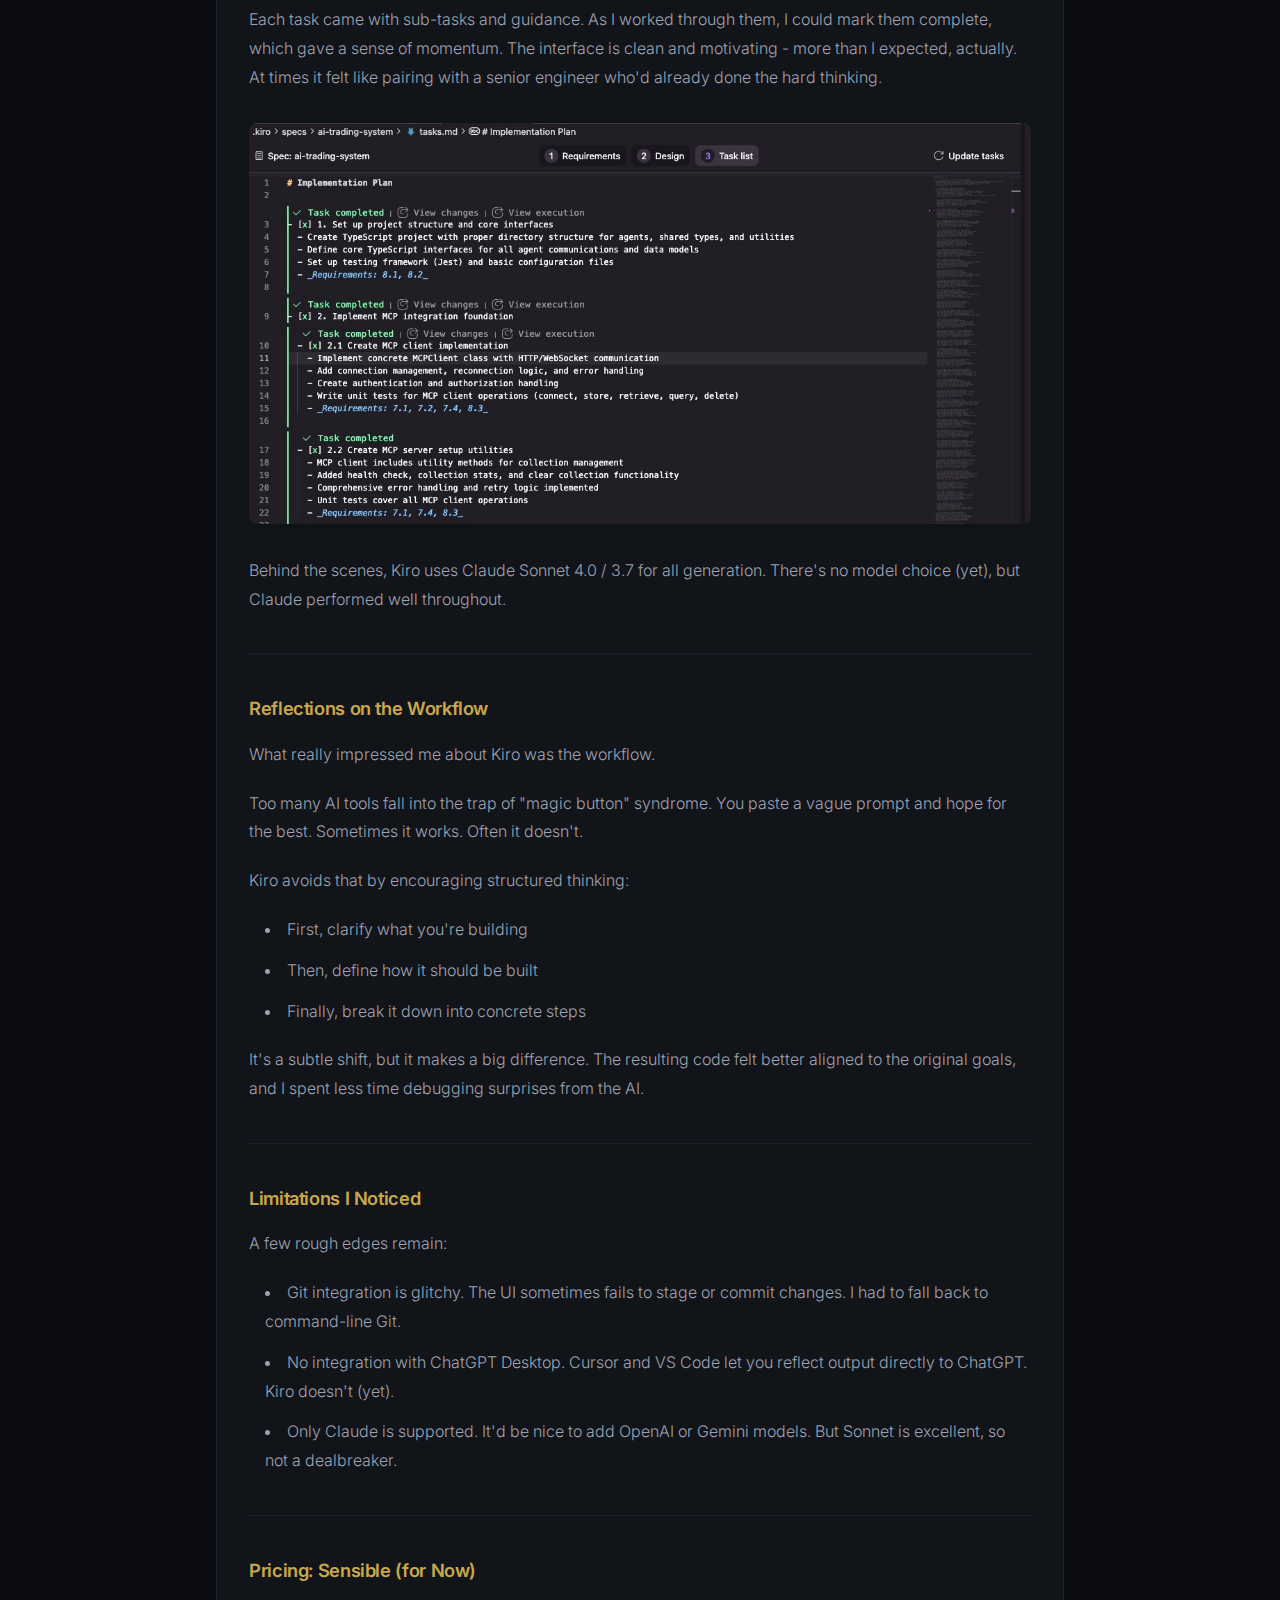
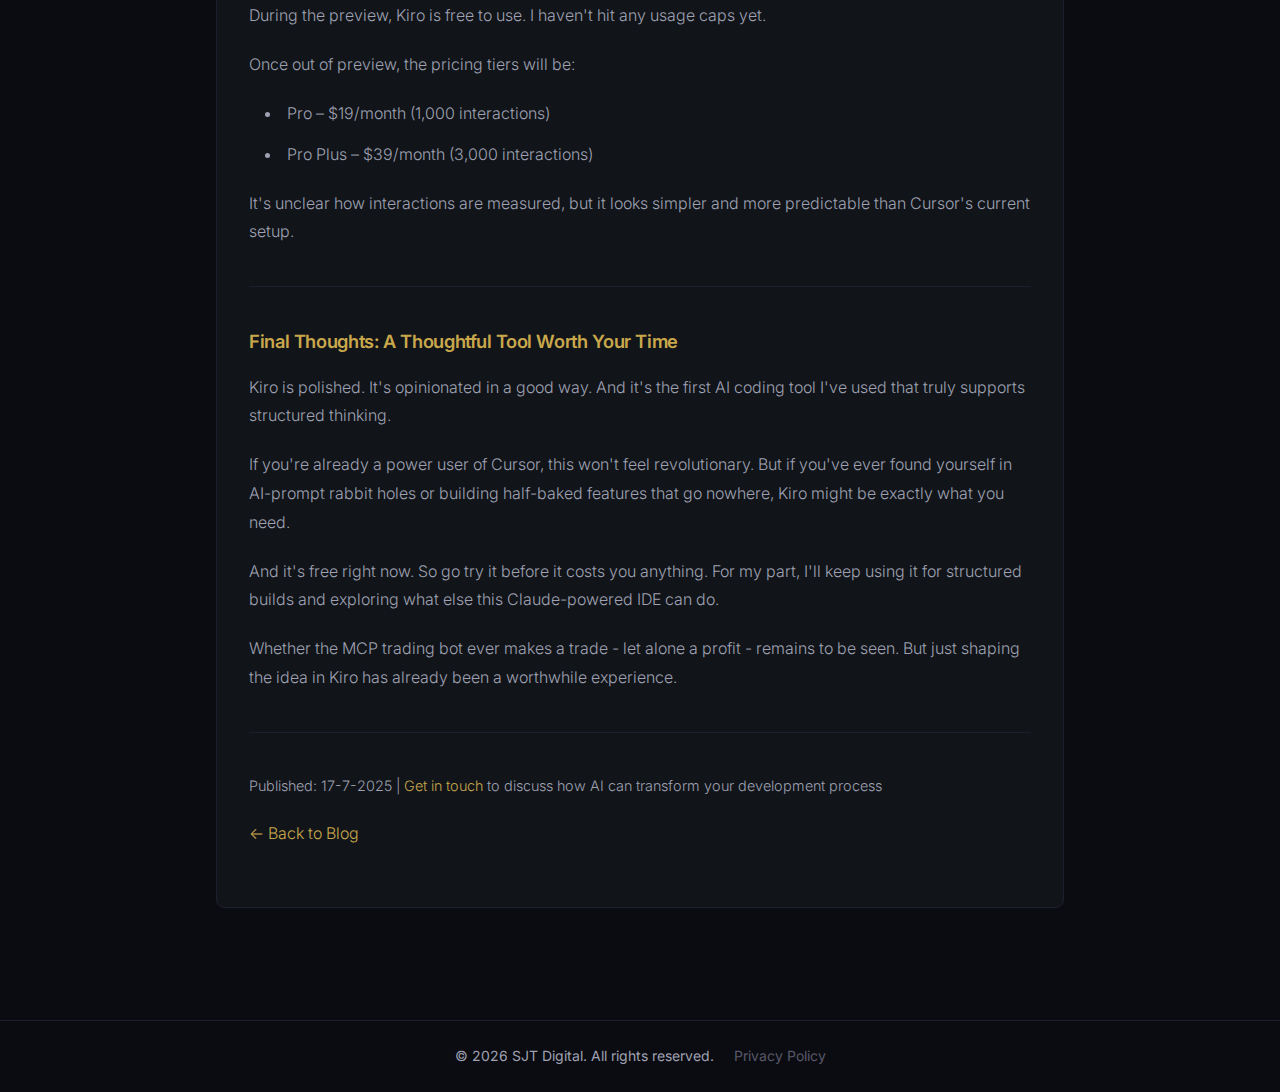
<file: kiro-amazon-ai-coding.html>
<!DOCTYPE html>
<html lang="en">
<head>
    <!-- Google tag (gtag.js) -->
    <script async src="https://www.googletagmanager.com/gtag/js?id=G-GJ8NNXBM1Z"></script>
    <script>
      window.dataLayer = window.dataLayer || [];
      function gtag(){dataLayer.push(arguments);}
      gtag('js', new Date());
      gtag('config', 'G-GJ8NNXBM1Z');
    </script>
    <meta charset="UTF-8">
    <meta name="viewport" content="width=device-width, initial-scale=1.0">
    <title>Kiro: Amazon's Quietly Brilliant Entry into AI-Assisted Coding | SJT Digital</title>
    <meta name="description" content="A detailed review of Kiro, Amazon's new AI-powered IDE that brings structured spec-driven development to coding with Claude Sonnet integration.">
    <meta name="author" content="Simon Taylor">
    <link rel="icon" type="image/png" href="assets/favicon.png">
    <link rel="stylesheet" href="assets/style.css">
</head>
<body>
    <header>
        <div class="container header-content">
            <h1><a href="/" style="text-decoration: none; color: inherit;">SJT Digital</a></h1>
            <nav aria-label="Main navigation">
                <a href="/#about">About</a>
                <a href="blog.html">Blog</a>
                <a href="contact.html">Contact</a>
                <a href="tel:+447972377139" class="nav-phone">+44 7972 377139</a>
            </nav>
        </div>
    </header>
    <main class="container blog-list">
        <div class="blog-post">
            <h2>Kiro: Amazon's Quietly Brilliant Entry into AI-Assisted Coding</h2>
            <p class="blog-meta" style="color: var(--text-secondary);font-size:0.98rem;margin-top:-1rem;margin-bottom:2rem;">By Simon Taylor &middot; Published 17-7-2025</p>
            <p>As someone who regularly experiments with new AI tooling, I was curious to see how Kiro compares to more established options. I'd been a long-time Cursor user - drawn to its deeper AI integration and workflow support - but recent pricing changes made me reconsider. With Cursor now in murky territory on cost and transparency, I was open to alternatives.</p>
            <p>Kiro had just launched, it was free to use during preview, and it promised a more structured, spec-driven development experience powered by Claude Sonnet 4.0 / 3.7. That was more than enough reason to take it for a spin.</p>
            <p>I've been using Kiro for a couple of days now, and I've got thoughts. If you're curious about what it is, how it works, and whether it's worth your time, read on.</p>
            <hr>
            <h3>Why I Tried Kiro: A Cursor Survivor's Tale</h3>
            <p>My own AI coding journey started with VS Code and GitHub Copilot. It felt like magic - until it wasn't. Cursor came next, with its deeper integration of AI and more intelligent workflows. For a while, Cursor became my go-to.</p>
            <p>Then came the pricing saga. If you missed it, Cursor recently changed their pricing model (again), resulting in some eye-watering bills and a fair bit of confusion. Like many others, I cancelled my subscription. Suddenly tool-less and curious, I stumbled on Kiro - just launched, free to use during preview, and promising a structured coding experience.</p>
            <p>That sounded like a perfect excuse to try something new, learn a few things, and put Kiro through its paces.</p>
            <hr>
            <h3>What Is Kiro?</h3>
            <p>At its core, Kiro is a fork of VS Code. It looks and feels exactly like the editor you already know. That's a good thing. You get access to all your usual extensions, keyboard shortcuts, and workflows.</p>
            <p>But Amazon has added something important: the Kiro panel. Think of it as a workflow guide that nudges you into doing three things before you dive into the code:</p>
            <ol>
                <li>Define requirements</li>
                <li>Design your solution</li>
                <li>Execute the build via a task list</li>
            </ol>
            
            <h3>Spec Mode: A Breath of Fresh Air</h3>
            <p>When you first launch Kiro, you're given a choice between two modes: Vibe Coding and Spec Mode.</p>
            <ul>
                <li>Vibe Coding is like what you get with Cursor or Copilot Chat. You talk to the AI, it responds, you build as you go.</li>
                <li>Spec Mode is the star of the show. It structures your build around well - defined planning steps.</li>
            </ul>
            <p>I picked Spec Mode to test a project I'd been meaning to build anyway: a multi-agent trading system using the Model Context Protocol (MCP). I wanted to see if Kiro could help me go from idea to functional scaffold more cleanly than my usual haphazard process.</p>
            <p><strong>Spoiler: it did.</strong></p>
            <img src="assets/let's build.jpg" alt="Kiro Spec Mode selection screenshot" style="display:block;max-width:100%;margin:2rem auto;border-radius:0.5rem;box-shadow:0 2px 8px rgba(0,0,0,0.12);" />
            <hr>
            <h3>Stage 1: Requirements That Actually Make Sense</h3>
            <p>Before writing any code, I fed Kiro a high-level prompt (partly generated in ChatGPT) describing what I wanted to build. Kiro took this and generated a requirements.md file containing:</p>
            <ul>
                <li>A project intro</li>
                <li>Clear feature descriptions</li>
                <li>Proper user stories</li>
                <li>Given/When/Then acceptance criteria</li>
            </ul>
            <p>Anyone with a background in product engineering will feel right at home. It was like having a product manager sitting beside me, translating vague ideas into something buildable. Except it was a Claude-powered AI, and it didn't need coffee.</p>
            <hr>
            <p><em><img src="assets/requirements.jpg" alt="Kiro's Generated Product Overview screenshot" style="display:block;max-width:100%;margin:2rem auto;border-radius:0.5rem;box-shadow:0 2px 8px rgba(0,0,0,0.12);" /></em></p>
            <hr>
            <h3>Stage 2: Design With Built-In Diagrams</h3>
            <p>Next came the design.md file. This was Kiro's suggestion of how to implement the system I had described.</p>
            <ul>
                <li>A multi-agent architecture</li>
                <li>Use of Claude for reasoning</li>
                <li>Inter-agent communication using MCP</li>
                <li>TypeScript for implementation</li>
                <li>Jest for testing</li>
            </ul>
            <p>It even rendered architecture diagrams using Mermaid syntax. Thanks to VS Code compatibility, I installed the Markdown Preview Enhanced plugin and viewed these as beautifully formatted visuals right inside Kiro.</p>
            <hr>
            <p><em><img src="assets/design.jpg" alt="Kiro AI Trading System Design Document screenshot" style="display:block;max-width:100%;margin:2rem auto;border-radius:0.5rem;box-shadow:0 2px 8px rgba(0,0,0,0.12);" /></em></p>
            <p><em><img src="assets/architecture.jpg" alt="Kiro High-Level Architecture diagram screenshot" style="display:block;max-width:100%;margin:2rem auto;border-radius:0.5rem;box-shadow:0 2px 8px rgba(0,0,0,0.12);" /></em></p>
            <hr>
            <h3>Stage 3: Building With a Task List (and Claude Under the Hood)</h3>
            <p>Then came the build phase. Kiro turned the design into a task list, breaking it into logical steps like:</p>
            <ul>
                <li>Set up project structure</li>
                <li>Define core interfaces</li>
                <li>Implement data fetchers</li>
                <li>Write agent orchestration logic</li>
            </ul>
            <p>Each task came with sub-tasks and guidance. As I worked through them, I could mark them complete, which gave a sense of momentum. The interface is clean and motivating - more than I expected, actually. At times it felt like pairing with a senior engineer who'd already done the hard thinking.</p>
            <img src="assets/task list.jpg" alt="Kiro task list screenshot" style="display:block;max-width:100%;margin:2rem auto;border-radius:0.5rem;box-shadow:0 2px 8px rgba(0,0,0,0.12);" />
            <p>Behind the scenes, Kiro uses Claude Sonnet 4.0 / 3.7 for all generation. There's no model choice (yet), but Claude performed well throughout.</p>
            <hr>
            <h3>Reflections on the Workflow</h3>
            <p>What really impressed me about Kiro was the workflow.</p>
            <p>Too many AI tools fall into the trap of "magic button" syndrome. You paste a vague prompt and hope for the best. Sometimes it works. Often it doesn't.</p>
            <p>Kiro avoids that by encouraging structured thinking:</p>
            <ul>
                <li>First, clarify what you're building</li>
                <li>Then, define how it should be built</li>
                <li>Finally, break it down into concrete steps</li>
            </ul>
            <p>It's a subtle shift, but it makes a big difference. The resulting code felt better aligned to the original goals, and I spent less time debugging surprises from the AI.</p>
            <hr>
            <h3>Limitations I Noticed</h3>
            <p>A few rough edges remain:</p>
            <ul>
                <li>Git integration is glitchy. The UI sometimes fails to stage or commit changes. I had to fall back to command-line Git.</li>
                <li>No integration with ChatGPT Desktop. Cursor and VS Code let you reflect output directly to ChatGPT. Kiro doesn't (yet).</li>
                <li>Only Claude is supported. It'd be nice to add OpenAI or Gemini models. But Sonnet is excellent, so not a dealbreaker.</li>
            </ul>
            <hr>
            <h3>Pricing: Sensible (for Now)</h3>
            <p>During the preview, Kiro is free to use. I haven't hit any usage caps yet.</p>
            <p>Once out of preview, the pricing tiers will be:</p>
            <ul>
                <li>Pro – $19/month (1,000 interactions)</li>
                <li>Pro Plus – $39/month (3,000 interactions)</li>
            </ul>
            <p>It's unclear how interactions are measured, but it looks simpler and more predictable than Cursor's current setup.</p>
            <hr>
            <h3>Final Thoughts: A Thoughtful Tool Worth Your Time</h3>
            <p>Kiro is polished. It's opinionated in a good way. And it's the first AI coding tool I've used that truly supports structured thinking.</p>
            <p>If you're already a power user of Cursor, this won't feel revolutionary. But if you've ever found yourself in AI-prompt rabbit holes or building half-baked features that go nowhere, Kiro might be exactly what you need.</p>
            <p>And it's free right now. So go try it before it costs you anything. For my part, I'll keep using it for structured builds and exploring what else this Claude-powered IDE can do.</p>
            <p>Whether the MCP trading bot ever makes a trade - let alone a profit - remains to be seen. But just shaping the idea in Kiro has already been a worthwhile experience.</p>
            <hr>
            <p style="margin-top: 2rem; font-size: 0.9rem; color: var(--text-secondary);">
                Published: 17-7-2025 |
                <a href="contact.html" style="color: var(--accent-primary);">Get in touch</a> to discuss how AI can
                transform your development process
            </p>
            <p><a href="blog.html" style="color: var(--accent-primary);">← Back to Blog</a></p>
        </div>
    </main>
    <footer>
        &copy; <script>document.write(new Date().getFullYear())</script> SJT Digital. All rights reserved.
        <span style="margin-left: 1rem;">
            <a href="privacy-policy.html" style="color: var(--text-muted); font-size: 0.875rem;">Privacy Policy</a>
        </span>
    </footer>
</body>
</html>
</file>
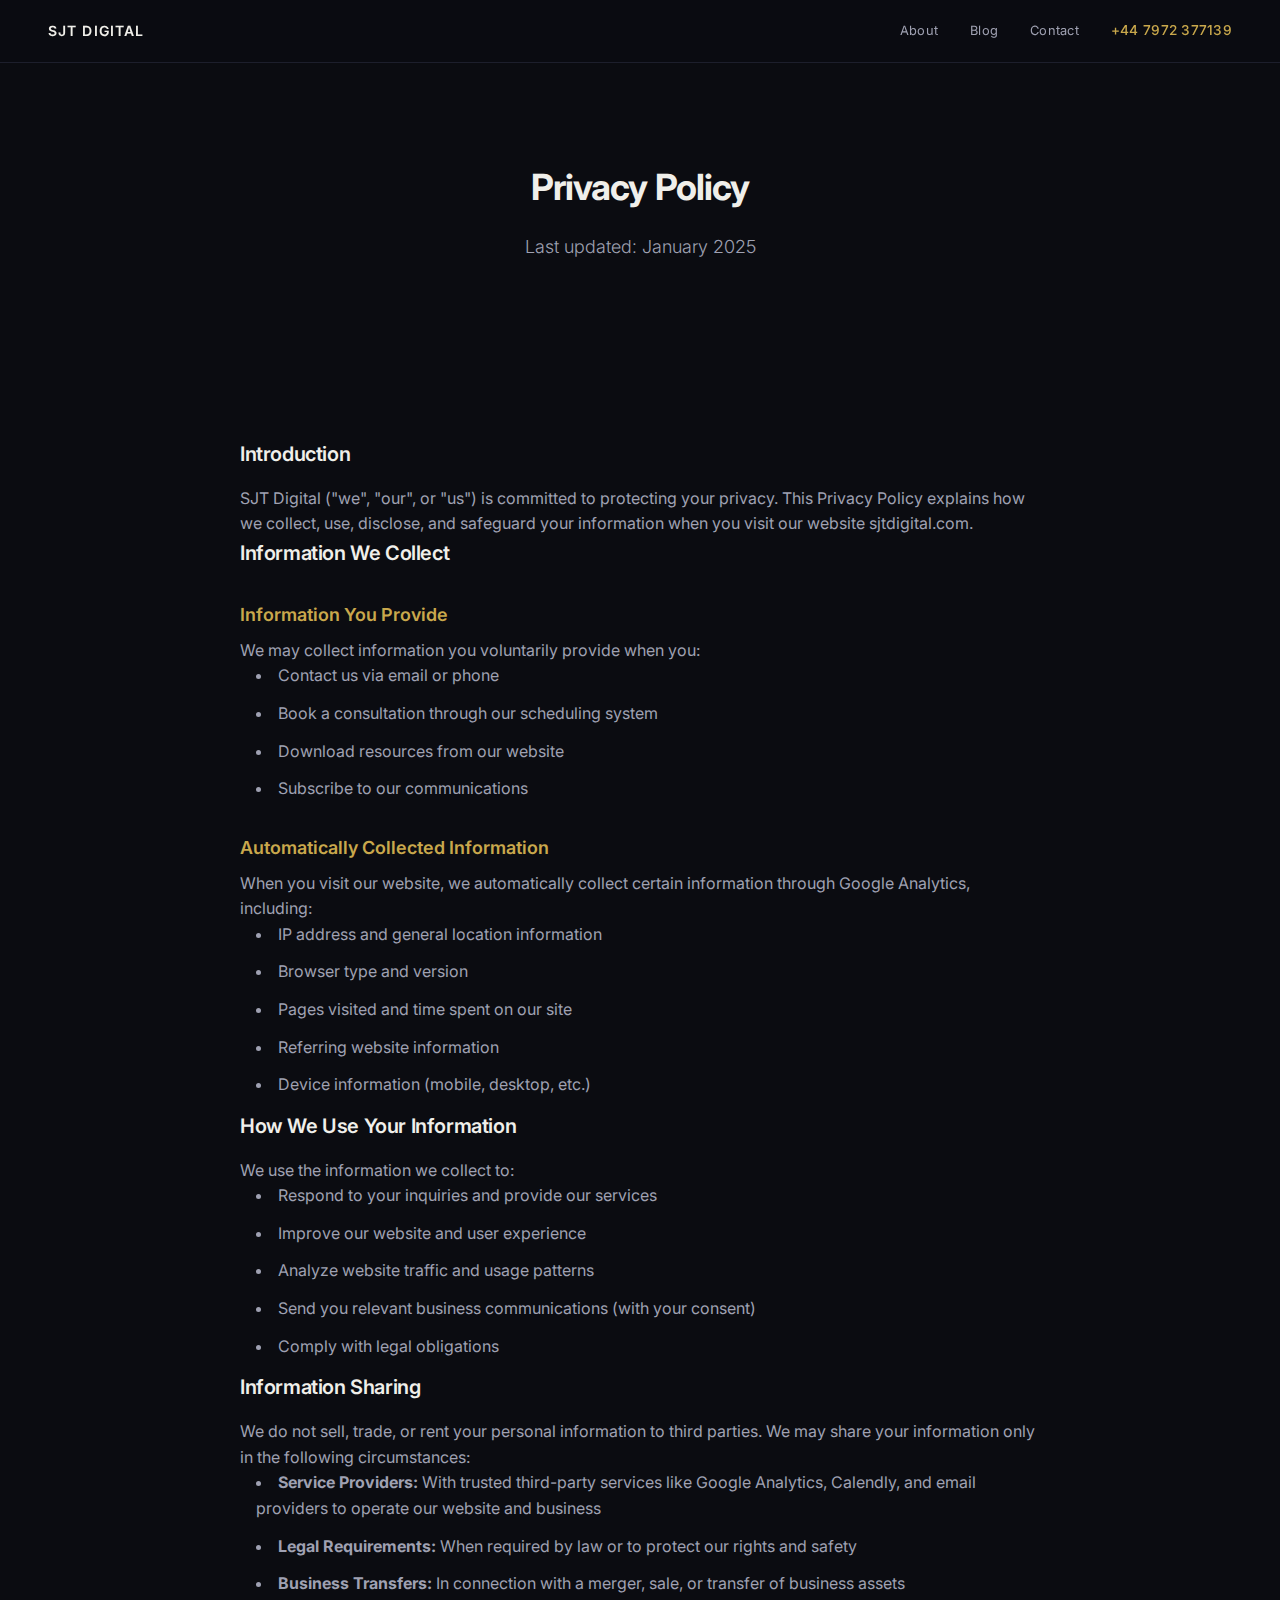
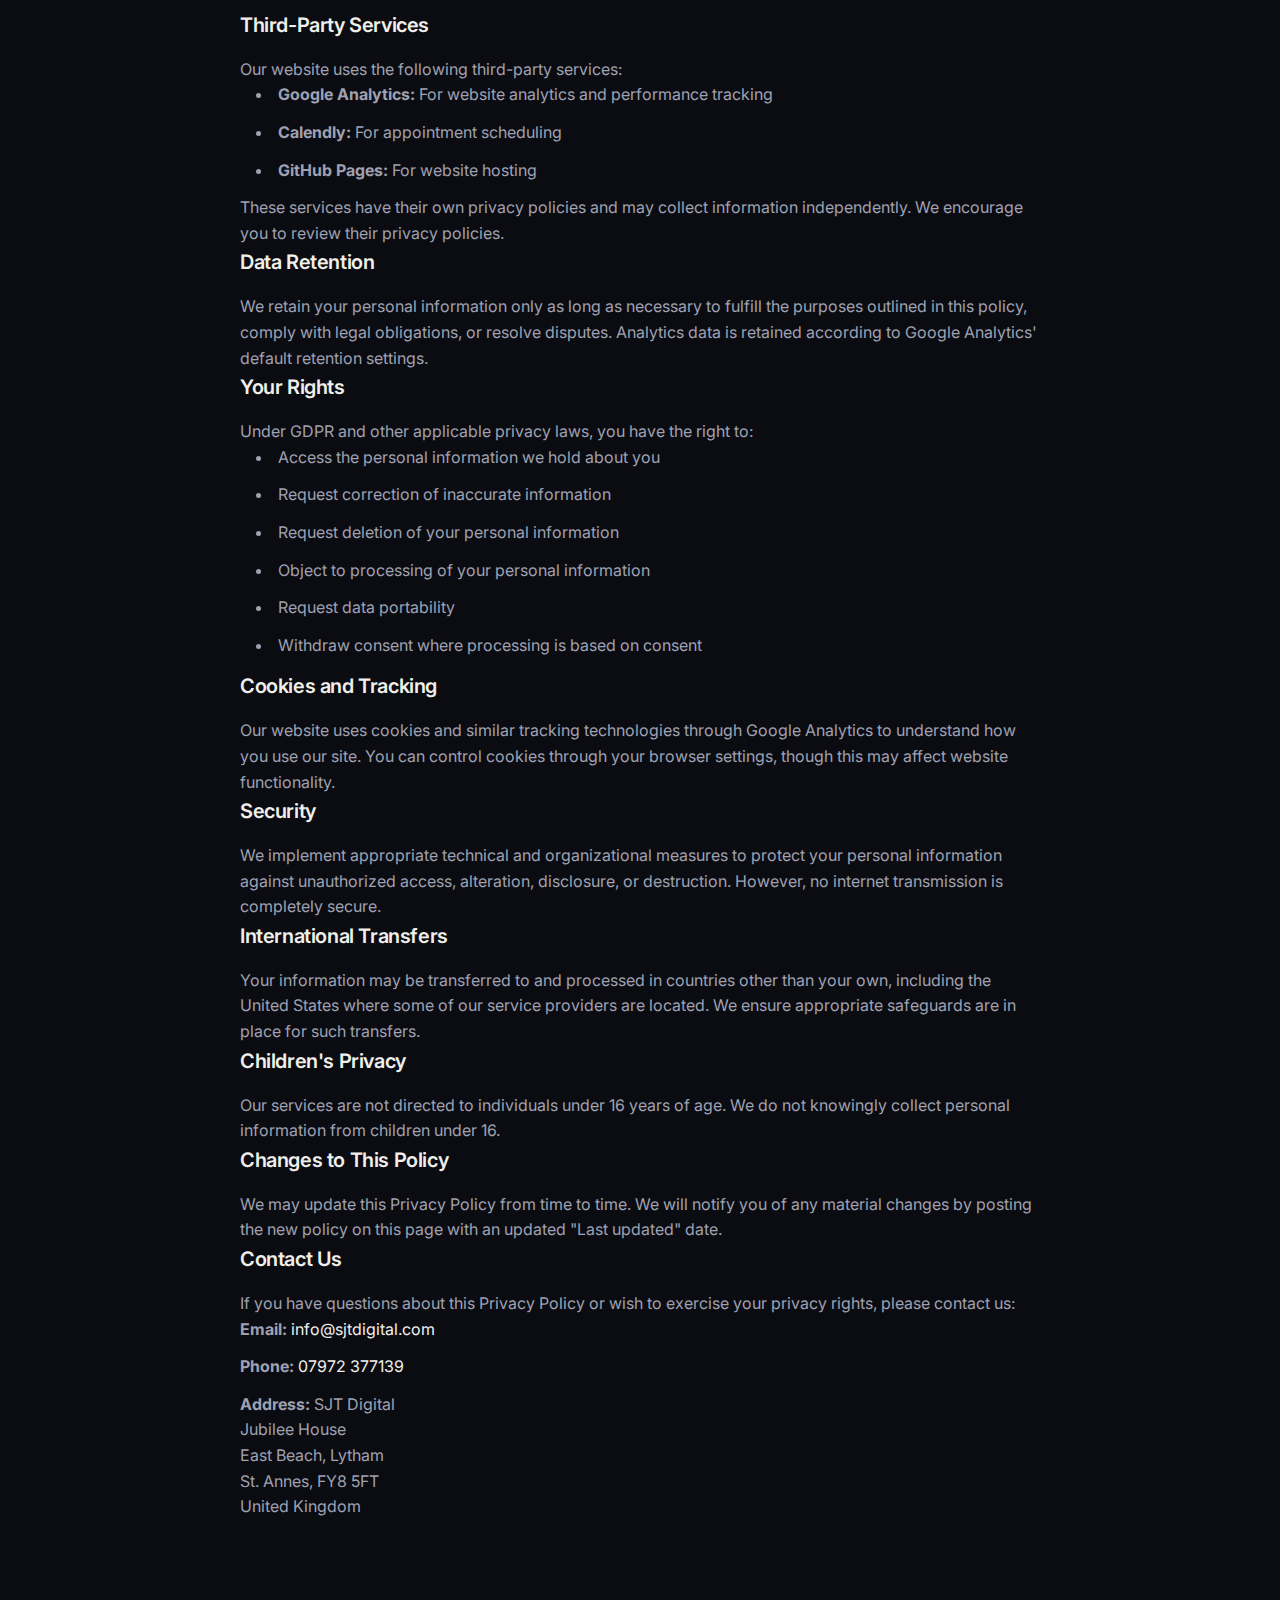
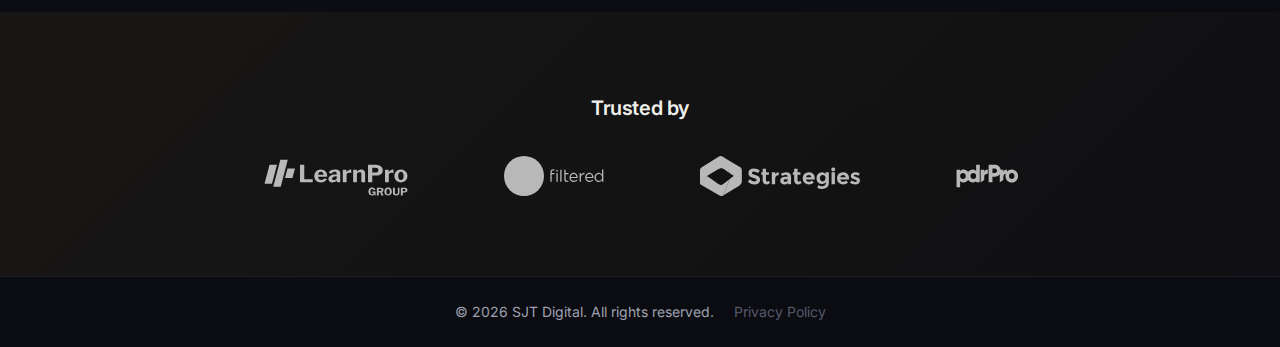
<file: privacy-policy.html>
<!DOCTYPE html>
<html lang="en">

<head>
    <!-- Google tag (gtag.js) -->
    <script async src="https://www.googletagmanager.com/gtag/js?id=G-GJ8NNXBM1Z"></script>
    <script>
        window.dataLayer = window.dataLayer || [];
        function gtag() { dataLayer.push(arguments); }
        gtag('js', new Date());
        gtag('config', 'G-GJ8NNXBM1Z');
    </script>
    <meta charset="UTF-8">
    <link rel="icon" type="image/png" href="/assets/favicon.png">
    <meta name="viewport" content="width=device-width, initial-scale=1.0">
    <title>Privacy Policy | SJT Digital</title>
    <meta name="description"
        content="Privacy policy for SJT Digital - how we collect, use, and protect your personal information.">
    <meta name="author" content="Simon Taylor">

    <link rel="stylesheet" href="assets/style.css">
</head>

<body>
    <header>
        <div class="container header-content">
            <h1><a href="/" style="text-decoration: none; color: inherit;">SJT Digital</a></h1>
            <nav aria-label="Main navigation">
                <a href="/#about">About</a>
                <a href="blog.html">Blog</a>
                <a href="contact.html">Contact</a>
                <a href="tel:+447972377139" class="nav-phone">+44 7972 377139</a>
            </nav>
        </div>
    </header>

    <main>
        <section class="hero">
            <div class="container">
                <h2>Privacy Policy</h2>
                <p class="text-gray">Last updated: January 2025</p>
            </div>
        </section>

        <section class="content">
            <div class="container">
                <div style="max-width: 800px; margin: 0 auto;">

                    <h3>Introduction</h3>
                    <p class="text-gray">
                        SJT Digital ("we", "our", or "us") is committed to protecting your privacy. This Privacy Policy
                        explains how we collect, use, disclose, and safeguard your information when you visit our
                        website sjtdigital.com.
                    </p>

                    <h3>Information We Collect</h3>

                    <h4 style="font-size: 1.125rem; margin-top: 2rem; margin-bottom: 0.5rem;">Information You Provide
                    </h4>
                    <p class="text-gray">
                        We may collect information you voluntarily provide when you:
                    </p>
                    <ul class="text-gray">
                        <li>Contact us via email or phone</li>
                        <li>Book a consultation through our scheduling system</li>
                        <li>Download resources from our website</li>
                        <li>Subscribe to our communications</li>
                    </ul>

                    <h4 style="font-size: 1.125rem; margin-top: 2rem; margin-bottom: 0.5rem;">Automatically Collected
                        Information</h4>
                    <p class="text-gray">
                        When you visit our website, we automatically collect certain information through Google
                        Analytics, including:
                    </p>
                    <ul class="text-gray">
                        <li>IP address and general location information</li>
                        <li>Browser type and version</li>
                        <li>Pages visited and time spent on our site</li>
                        <li>Referring website information</li>
                        <li>Device information (mobile, desktop, etc.)</li>
                    </ul>

                    <h3>How We Use Your Information</h3>
                    <p class="text-gray">We use the information we collect to:</p>
                    <ul class="text-gray">
                        <li>Respond to your inquiries and provide our services</li>
                        <li>Improve our website and user experience</li>
                        <li>Analyze website traffic and usage patterns</li>
                        <li>Send you relevant business communications (with your consent)</li>
                        <li>Comply with legal obligations</li>
                    </ul>

                    <h3>Information Sharing</h3>
                    <p class="text-gray">
                        We do not sell, trade, or rent your personal information to third parties. We may share your
                        information only in the following circumstances:
                    </p>
                    <ul class="text-gray">
                        <li><strong>Service Providers:</strong> With trusted third-party services like Google Analytics,
                            Calendly, and email providers to operate our website and business</li>
                        <li><strong>Legal Requirements:</strong> When required by law or to protect our rights and
                            safety</li>
                        <li><strong>Business Transfers:</strong> In connection with a merger, sale, or transfer of
                            business assets</li>
                    </ul>

                    <h3>Third-Party Services</h3>
                    <p class="text-gray">Our website uses the following third-party services:</p>
                    <ul class="text-gray">
                        <li><strong>Google Analytics:</strong> For website analytics and performance tracking</li>
                        <li><strong>Calendly:</strong> For appointment scheduling</li>
                        <li><strong>GitHub Pages:</strong> For website hosting</li>
                    </ul>
                    <p class="text-gray">
                        These services have their own privacy policies and may collect information independently. We
                        encourage you to review their privacy policies.
                    </p>

                    <h3>Data Retention</h3>
                    <p class="text-gray">
                        We retain your personal information only as long as necessary to fulfill the purposes outlined
                        in this policy, comply with legal obligations, or resolve disputes. Analytics data is retained
                        according to Google Analytics' default retention settings.
                    </p>

                    <h3>Your Rights</h3>
                    <p class="text-gray">
                        Under GDPR and other applicable privacy laws, you have the right to:
                    </p>
                    <ul class="text-gray">
                        <li>Access the personal information we hold about you</li>
                        <li>Request correction of inaccurate information</li>
                        <li>Request deletion of your personal information</li>
                        <li>Object to processing of your personal information</li>
                        <li>Request data portability</li>
                        <li>Withdraw consent where processing is based on consent</li>
                    </ul>

                    <h3>Cookies and Tracking</h3>
                    <p class="text-gray">
                        Our website uses cookies and similar tracking technologies through Google Analytics to
                        understand how you use our site. You can control cookies through your browser settings, though
                        this may affect website functionality.
                    </p>

                    <h3>Security</h3>
                    <p class="text-gray">
                        We implement appropriate technical and organizational measures to protect your personal
                        information against unauthorized access, alteration, disclosure, or destruction. However, no
                        internet transmission is completely secure.
                    </p>

                    <h3>International Transfers</h3>
                    <p class="text-gray">
                        Your information may be transferred to and processed in countries other than your own, including
                        the United States where some of our service providers are located. We ensure appropriate
                        safeguards are in place for such transfers.
                    </p>

                    <h3>Children's Privacy</h3>
                    <p class="text-gray">
                        Our services are not directed to individuals under 16 years of age. We do not knowingly collect
                        personal information from children under 16.
                    </p>

                    <h3>Changes to This Policy</h3>
                    <p class="text-gray">
                        We may update this Privacy Policy from time to time. We will notify you of any material changes
                        by posting the new policy on this page with an updated "Last updated" date.
                    </p>

                    <h3>Contact Us</h3>
                    <p class="text-gray">
                        If you have questions about this Privacy Policy or wish to exercise your privacy rights, please
                        contact us:
                    </p>
                    <ul class="text-gray" style="list-style: none; margin-left: 0;">
                        <li><strong>Email:</strong> <a href="mailto:info@sjtdigital.com"
                                onclick="gtag('event', 'contact', { 'method': 'email' });">info@sjtdigital.com</a></li>
                        <li><strong>Phone:</strong> <a href="tel:07972377139" onclick="gtag('event', 'contact', { 'method': 'phone' });">07972 377139</a></li>
                        <li><strong>Address:</strong> SJT Digital<br>
                            Jubilee House<br>
                            East Beach, Lytham<br>
                            St. Annes, FY8 5FT<br>
                            United Kingdom</li>
                    </ul>

                </div>
            </div>
        </section>

        <section id="clients" class="dark-bg">
            <div class="container content" style="text-align: center;">
                <h3 style="margin-bottom: 2rem;">Trusted by</h3>
                <div style="overflow: hidden; width: 100%; position: relative;">
                    <div class="logo-carousel"
                        style="display: flex; align-items: center; animation: slide 36s linear infinite; opacity: 0.7;">
                        <img src="assets/logos/learnpro-group.svg" alt="LearnPro Group"
                            style="height: 40px; filter: brightness(0) invert(1); margin: 0 3rem; flex-shrink: 0;">
                        <img src="assets/logos/filtered.svg" alt="Filtered"
                            style="height: 40px; filter: brightness(0) invert(1); margin: 0 3rem; flex-shrink: 0;">
                        <img src="assets/logos/strategies.svg" alt="Strategies"
                            style="height: 40px; filter: brightness(0) invert(1); margin: 0 3rem; flex-shrink: 0;">
                        <img src="assets/logos/pdrpro.svg" alt="pdrPro"
                            style="height: 40px; filter: brightness(0) invert(1); margin: 0 3rem; flex-shrink: 0;">
                        <img src="assets/logos/renoir.svg" alt="Renoir Interim"
                            style="height: 40px; filter: brightness(0) invert(1); margin: 0 3rem; flex-shrink: 0;">
                        <img src="assets/logos/learnpro.svg" alt="LearnPro"
                            style="height: 40px; filter: brightness(0) invert(1); margin: 0 3rem; flex-shrink: 0;">
                        <img src="assets/logos/firewatch.svg" alt="FireWatch"
                            style="height: 40px; filter: brightness(0) invert(1); margin: 0 3rem; flex-shrink: 0;">
                        <img src="assets/logos/pp.svg" alt="PP"
                            style="height: 40px; filter: brightness(0) invert(1); margin: 0 3rem; flex-shrink: 0;">
                        <img src="assets/logos/xvr.svg" alt="XVR"
                            style="height: 40px; filter: brightness(0) invert(1); margin: 0 3rem; flex-shrink: 0;">
                        <img src="assets/logos/civica.svg" alt="Civica"
                            style="height: 40px; filter: brightness(0) invert(1); margin: 0 3rem; flex-shrink: 0;">
                        <!-- Duplicate logos for seamless loop -->
                        <img src="assets/logos/learnpro-group.svg" alt="LearnPro Group"
                            style="height: 40px; filter: brightness(0) invert(1); margin: 0 3rem; flex-shrink: 0;">
                        <img src="assets/logos/filtered.svg" alt="Filtered"
                            style="height: 40px; filter: brightness(0) invert(1); margin: 0 3rem; flex-shrink: 0;">
                        <img src="assets/logos/strategies.svg" alt="Strategies"
                            style="height: 40px; filter: brightness(0) invert(1); margin: 0 3rem; flex-shrink: 0;">
                        <img src="assets/logos/pdrpro.svg" alt="pdrPro"
                            style="height: 40px; filter: brightness(0) invert(1); margin: 0 3rem; flex-shrink: 0;">
                        <img src="assets/logos/renoir.svg" alt="Renoir Interim"
                            style="height: 40px; filter: brightness(0) invert(1); margin: 0 3rem; flex-shrink: 0;">
                        <img src="assets/logos/learnpro.svg" alt="LearnPro"
                            style="height: 40px; filter: brightness(0) invert(1); margin: 0 3rem; flex-shrink: 0;">
                        <img src="assets/logos/firewatch.svg" alt="FireWatch"
                            style="height: 40px; filter: brightness(0) invert(1); margin: 0 3rem; flex-shrink: 0;">
                        <img src="assets/logos/pp.svg" alt="PP"
                            style="height: 40px; filter: brightness(0) invert(1); margin: 0 3rem; flex-shrink: 0;">
                        <img src="assets/logos/xvr.svg" alt="XVR"
                            style="height: 40px; filter: brightness(0) invert(1); margin: 0 3rem; flex-shrink: 0;">
                        <img src="assets/logos/civica.svg" alt="Civica"
                            style="height: 40px; filter: brightness(0) invert(1); margin: 0 3rem; flex-shrink: 0;">
                    </div>
                </div>
            </div>
        </section>
    </main>

    <footer>
        &copy;
        <script>document.write(new Date().getFullYear())</script> SJT Digital. All rights reserved.
        <span style="margin-left: 1rem;">
            <a href="privacy-policy.html" style="color: var(--text-muted); font-size: 0.875rem;">Privacy Policy</a>
        </span>
    </footer>
</body>

</html>
</file>
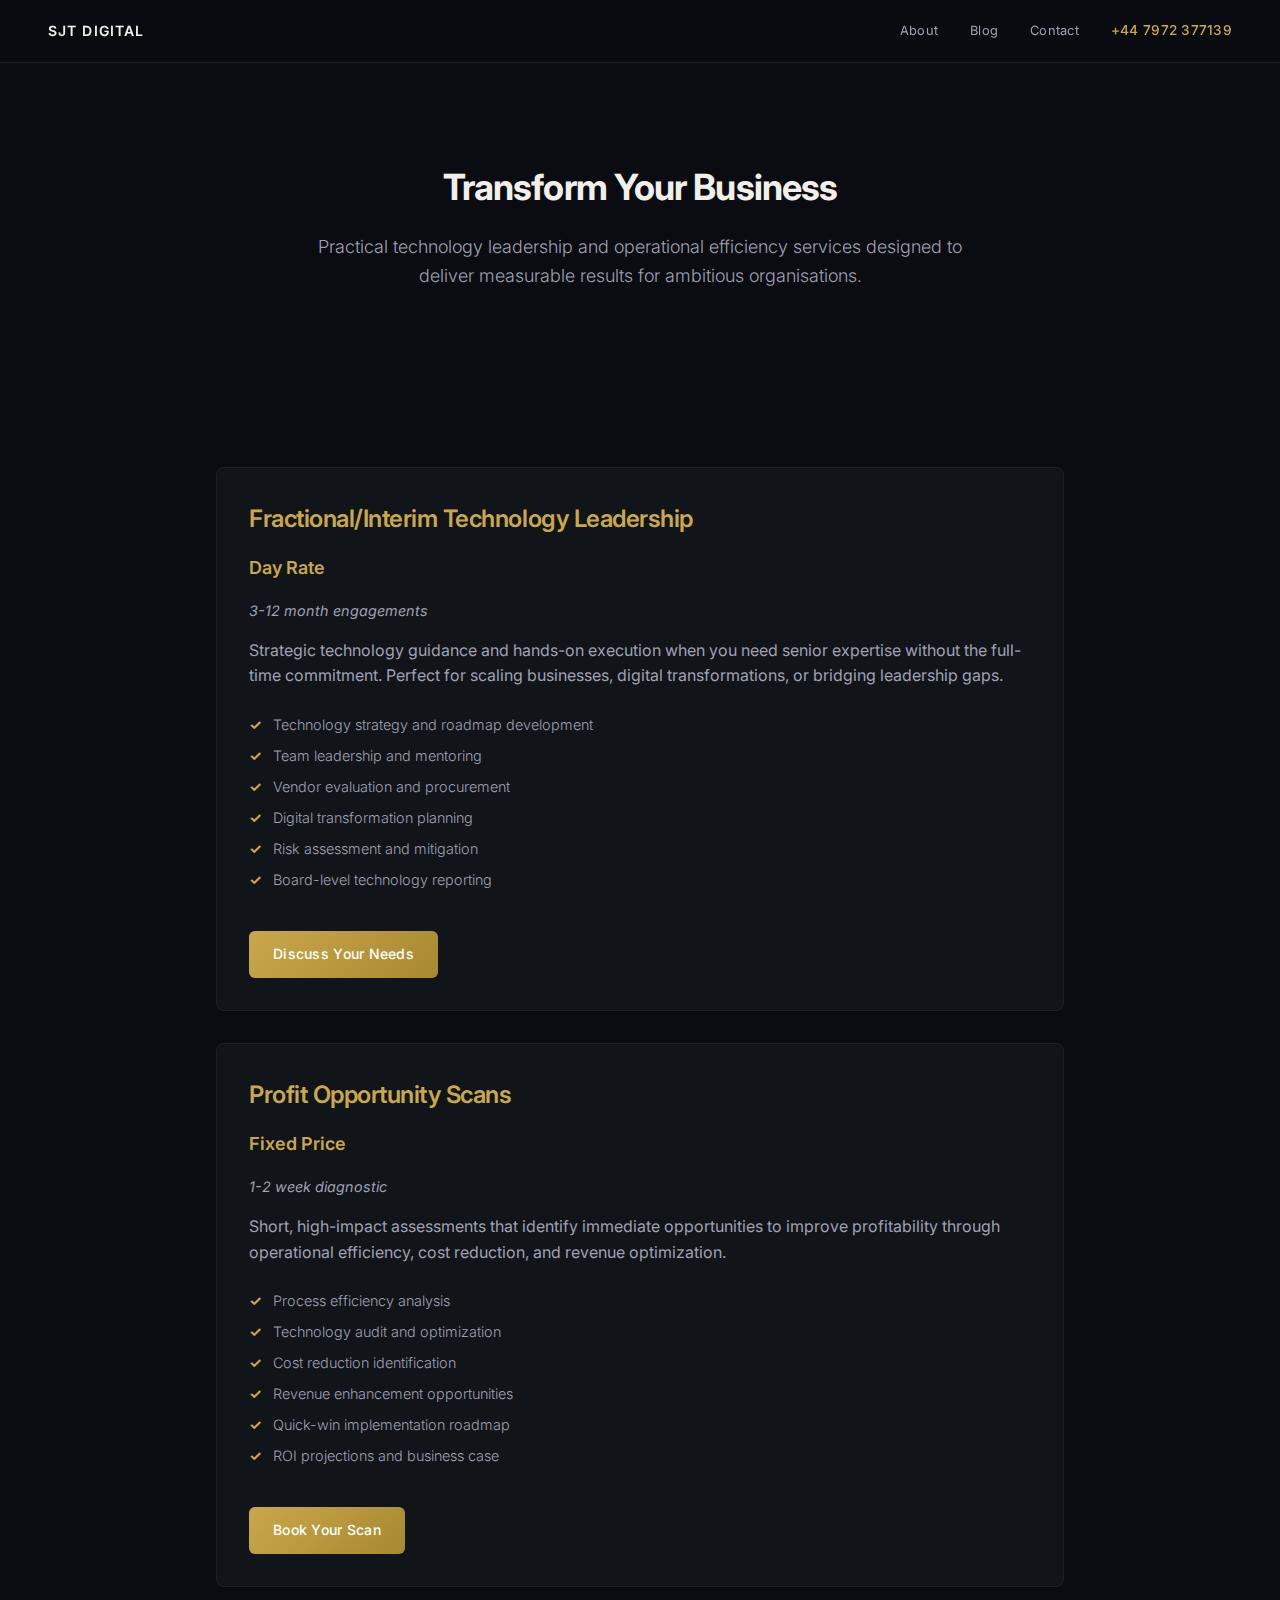
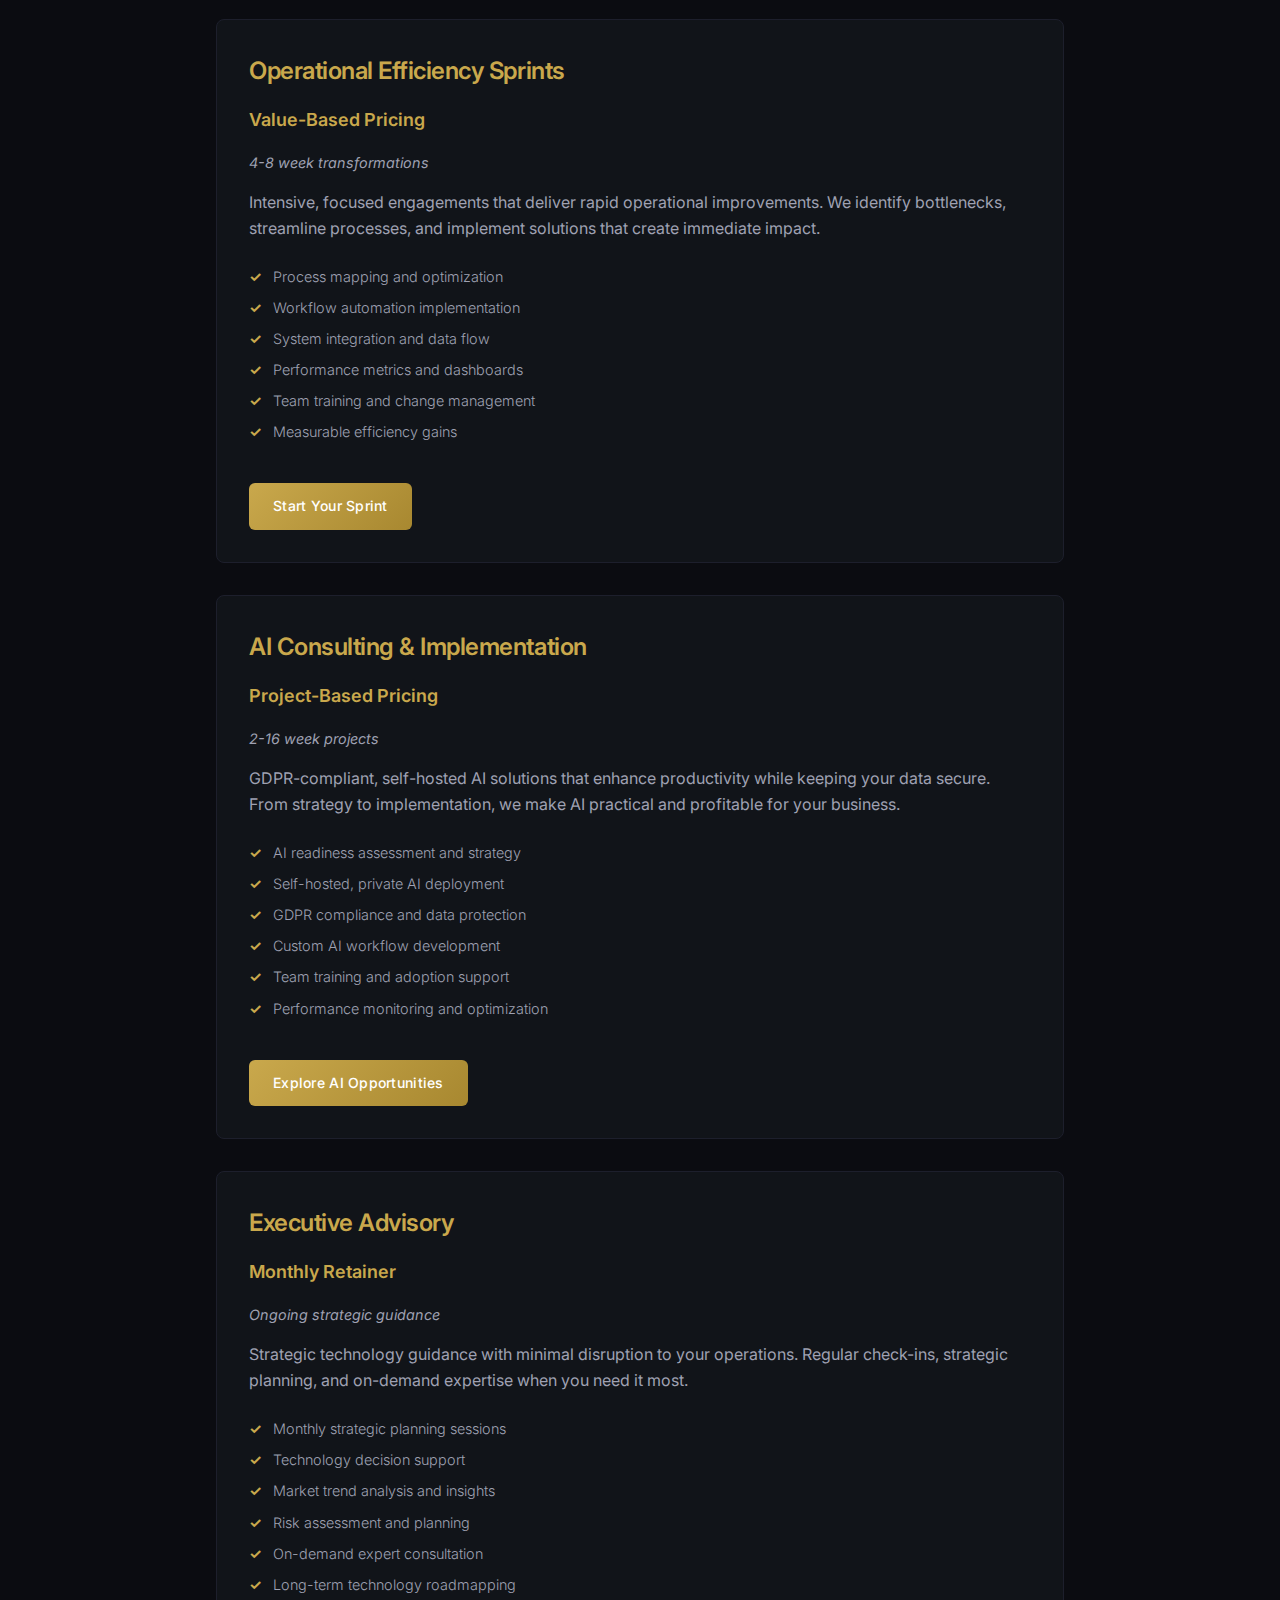
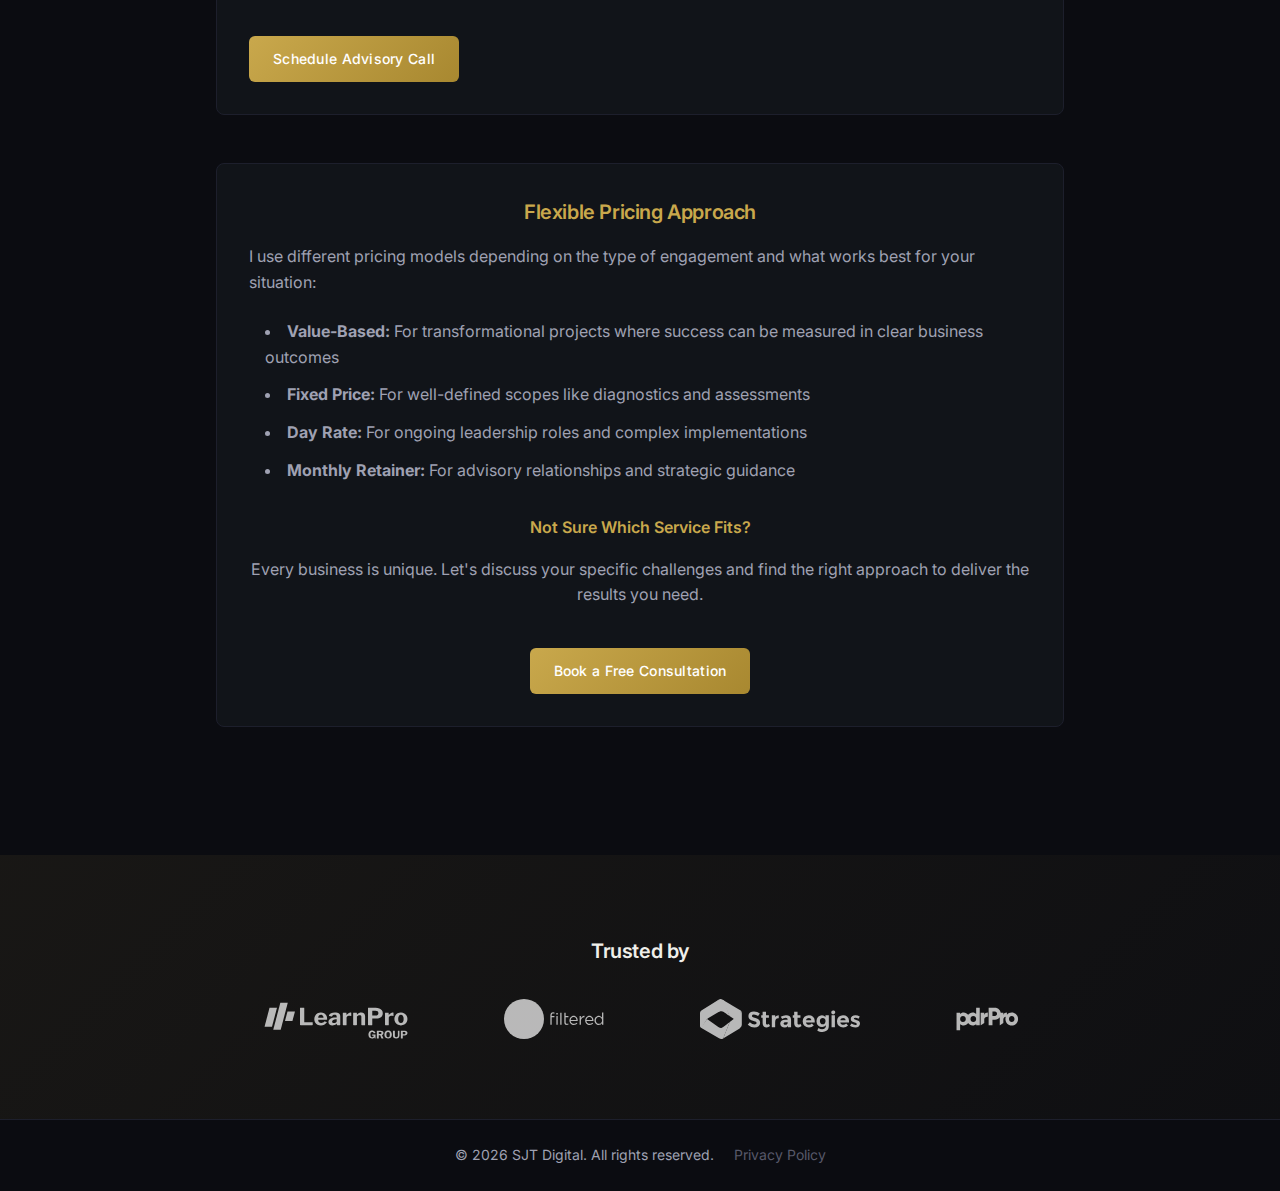
<file: services.html>
<!DOCTYPE html>
<html lang="en">

<head>
    <!-- Google tag (gtag.js) -->
    <script async src="https://www.googletagmanager.com/gtag/js?id=G-GJ8NNXBM1Z"></script>
    <script>
        window.dataLayer = window.dataLayer || [];
        function gtag() { dataLayer.push(arguments); }
        gtag('js', new Date());
        gtag('config', 'G-GJ8NNXBM1Z');
    </script>
    <meta charset="UTF-8">
    <link rel="icon" type="image/png" href="/assets/favicon.png">
    <meta name="viewport" content="width=device-width, initial-scale=1.0">
    <title>Services | SJT Digital</title>
    <meta name="description"
        content="Operational efficiency consulting, AI implementation, and technology leadership services. Transform your business with proven expertise and measurable results.">
    <meta name="keywords"
        content="technology leadership, operational efficiency, AI consulting, business transformation, profit improvement, SJT Digital">
    <meta name="author" content="Simon Taylor">

    <!-- Open Graph / Facebook -->
    <meta property="og:type" content="website">
    <meta property="og:url" content="https://sjtdigital.com/services">
    <meta property="og:title" content="Services | SJT Digital">
    <meta property="og:description"
        content="Operational efficiency consulting, AI implementation, and technology leadership services. Transform your business with proven expertise and measurable results.">
    <meta property="og:image" content="/assets/sjt-digital.png">

    <!-- Twitter -->
    <meta property="twitter:card" content="summary_large_image">
    <meta property="twitter:url" content="https://sjtdigital.com/services">
    <meta property="twitter:title" content="Services | SJT Digital">
    <meta property="twitter:description"
        content="Operational efficiency consulting, AI implementation, and technology leadership services. Transform your business with proven expertise and measurable results.">
    <meta property="twitter:image" content="/assets/sjt-digital.png">

    <link rel="stylesheet" href="assets/style.css">
    <style>
        .service-card {
            background: var(--bg-card);
            padding: 2rem;
            border-radius: 8px;
            margin-bottom: 2rem;
            border-left: 4px solid var(--accent-primary);
            border: 1px solid var(--border-color);
        }

        .service-card h3 {
            margin-top: 0;
            margin-bottom: 1rem;
            color: var(--accent-primary);
            font-size: 1.5rem;
        }

        .service-card .price {
            color: var(--accent-primary);
            font-weight: 600;
            font-size: 1.125rem;
            margin-bottom: 1rem;
        }

        .service-card .duration {
            color: var(--text-secondary);
            font-size: 0.9rem;
            margin-bottom: 1rem;
            font-style: italic;
        }

        .service-features {
            list-style: none;
            margin: 1.5rem 0;
            padding: 0;
        }

        .service-features li {
            color: var(--text-secondary);
            margin-bottom: 0.5rem;
            padding-left: 1.5rem;
            position: relative;
        }

        .service-features li:before {
            content: "✓";
            color: var(--accent-primary);
            font-weight: bold;
            position: absolute;
            left: 0;
        }

        .cta-button {
            display: inline-block;
            background: linear-gradient(135deg, var(--accent-primary), var(--accent-secondary));
            color: white;
            padding: 0.75rem 1.5rem;
            border-radius: 6px;
            font-weight: 500;
            text-decoration: none;
            transition: all 0.3s ease;
            margin-top: 1rem;
        }

        .cta-button:hover {
            background: linear-gradient(135deg, var(--accent-secondary), var(--accent-primary));
            box-shadow: 0 2px 8px rgba(6, 182, 212, 0.15);
            color: #f0f9ff;
            box-shadow: 0 4px 16px rgba(6, 182, 212, 0.3);
            text-decoration: none;
        }
    </style>
</head>

<body>
    <header>
        <div class="container header-content">
            <h1><a href="/" style="text-decoration: none; color: inherit;">SJT Digital</a></h1>
            <nav aria-label="Main navigation">
                <a href="/#about">About</a>
                <a href="blog.html">Blog</a>
                <a href="contact.html">Contact</a>
                <a href="tel:+447972377139" class="nav-phone">+44 7972 377139</a>
            </nav>
        </div>
    </header>

    <main>
        <section class="hero">
            <div class="container">
                <h2>Transform Your Business</h2>
                <p class="text-gray">Practical technology leadership and operational efficiency services designed to
                    deliver measurable results for ambitious organisations.</p>
            </div>
        </section>

        <section class="content">
            <div class="container">
                <div style="max-width: 900px; margin: 0 auto;">

                    <div class="service-card">
                        <h3>Fractional/Interim Technology Leadership</h3>
                        <div class="price">Day Rate</div>
                        <div class="duration">3-12 month engagements</div>
                        <p class="text-gray">
                            Strategic technology guidance and hands-on execution when you need senior expertise without
                            the full-time commitment. Perfect for scaling businesses, digital transformations, or
                            bridging leadership gaps.
                        </p>
                        <ul class="service-features">
                            <li>Technology strategy and roadmap development</li>
                            <li>Team leadership and mentoring</li>
                            <li>Vendor evaluation and procurement</li>
                            <li>Digital transformation planning</li>
                            <li>Risk assessment and mitigation</li>
                            <li>Board-level technology reporting</li>
                        </ul>
                        <a href="contact.html" class="cta-button"
                            onclick="gtag('event', 'click', { 'service': 'fractional_leadership' });">Discuss Your
                            Needs</a>
                    </div>

                    <div class="service-card">
                        <h3>Profit Opportunity Scans</h3>
                        <div class="price">Fixed Price</div>
                        <div class="duration">1-2 week diagnostic</div>
                        <p class="text-gray">
                            Short, high-impact assessments that identify immediate opportunities to improve
                            profitability through operational efficiency, cost reduction, and revenue optimization.
                        </p>
                        <ul class="service-features">
                            <li>Process efficiency analysis</li>
                            <li>Technology audit and optimization</li>
                            <li>Cost reduction identification</li>
                            <li>Revenue enhancement opportunities</li>
                            <li>Quick-win implementation roadmap</li>
                            <li>ROI projections and business case</li>
                        </ul>
                        <a href="contact.html" class="cta-button"
                            onclick="gtag('event', 'click', { 'service': 'profit_scan' });">Book Your Scan</a>
                    </div>

                    <div class="service-card">
                        <h3>Operational Efficiency Sprints</h3>
                        <div class="price">Value-Based Pricing</div>
                        <div class="duration">4-8 week transformations</div>
                        <p class="text-gray">
                            Intensive, focused engagements that deliver rapid operational improvements. We identify
                            bottlenecks, streamline processes, and implement solutions that create immediate impact.
                        </p>
                        <ul class="service-features">
                            <li>Process mapping and optimization</li>
                            <li>Workflow automation implementation</li>
                            <li>System integration and data flow</li>
                            <li>Performance metrics and dashboards</li>
                            <li>Team training and change management</li>
                            <li>Measurable efficiency gains</li>
                        </ul>
                        <a href="contact.html" class="cta-button"
                            onclick="gtag('event', 'click', { 'service': 'efficiency_sprint' });">Start Your Sprint</a>
                    </div>

                    <div class="service-card">
                        <h3>AI Consulting & Implementation</h3>
                        <div class="price">Project-Based Pricing</div>
                        <div class="duration">2-16 week projects</div>
                        <p class="text-gray">
                            GDPR-compliant, self-hosted AI solutions that enhance productivity while keeping your data
                            secure. From strategy to implementation, we make AI practical and profitable for your
                            business.
                        </p>
                        <ul class="service-features">
                            <li>AI readiness assessment and strategy</li>
                            <li>Self-hosted, private AI deployment</li>
                            <li>GDPR compliance and data protection</li>
                            <li>Custom AI workflow development</li>
                            <li>Team training and adoption support</li>
                            <li>Performance monitoring and optimization</li>
                        </ul>
                        <a href="ai-fact-find.html" class="cta-button"
                            onclick="gtag('event', 'click', { 'service': 'ai_consulting' });">Explore AI
                            Opportunities</a>
                    </div>

                    <div class="service-card">
                        <h3>Executive Advisory</h3>
                        <div class="price">Monthly Retainer</div>
                        <div class="duration">Ongoing strategic guidance</div>
                        <p class="text-gray">
                            Strategic technology guidance with minimal disruption to your operations. Regular check-ins,
                            strategic planning, and on-demand expertise when you need it most.
                        </p>
                        <ul class="service-features">
                            <li>Monthly strategic planning sessions</li>
                            <li>Technology decision support</li>
                            <li>Market trend analysis and insights</li>
                            <li>Risk assessment and planning</li>
                            <li>On-demand expert consultation</li>
                            <li>Long-term technology roadmapping</li>
                        </ul>
                        <a href="contact.html" class="cta-button"
                            onclick="gtag('event', 'click', { 'service': 'executive_advisory' });">Schedule Advisory
                            Call</a>
                    </div>

                    <div style="background: var(--bg-card); border: 1px solid var(--border-color); padding: 2rem; border-radius: 8px; margin: 3rem 0;">
                        <h3 style="margin-top: 0; color: var(--accent-primary); text-align: center;">Flexible Pricing Approach</h3>
                        <p class="text-gray" style="margin-bottom: 1.5rem;">
                            I use different pricing models depending on the type of engagement and what works best for
                            your situation:
                        </p>
                        <ul class="text-gray" style="margin-bottom: 2rem;">
                            <li><strong>Value-Based:</strong> For transformational projects where success can be
                                measured in clear business outcomes</li>
                            <li><strong>Fixed Price:</strong> For well-defined scopes like diagnostics and assessments
                            </li>
                            <li><strong>Day Rate:</strong> For ongoing leadership roles and complex
                                implementations</li>
                            <li><strong>Monthly Retainer:</strong> For advisory relationships and strategic guidance
                            </li>
                        </ul>
                        <div style="text-align: center;">
                            <h4 style="color: var(--accent-primary); margin-bottom: 1rem;">Not Sure Which Service Fits?</h4>
                            <p class="text-gray" style="margin-bottom: 1.5rem;">
                                Every business is unique. Let's discuss your specific challenges and find the right
                                approach to deliver the results you need.
                            </p>
                            <a href="contact.html" class="cta-button"
                                onclick="gtag('event', 'click', { 'service': 'consultation' });">Book a Free
                                Consultation</a>
                        </div>
                    </div>

                </div>
            </div>
        </section>

        <section id="clients" class="dark-bg">
            <div class="container content" style="text-align: center;">
                <h3 style="margin-bottom: 2rem;">Trusted by</h3>
                <div style="overflow: hidden; width: 100%; position: relative;">
                    <div class="logo-carousel"
                        style="display: flex; align-items: center; animation: slide 36s linear infinite; opacity: 0.7;">
                        <img src="assets/logos/learnpro-group.svg" alt="LearnPro Group"
                            style="height: 40px; filter: brightness(0) invert(1); margin: 0 3rem; flex-shrink: 0;">
                        <img src="assets/logos/filtered.svg" alt="Filtered"
                            style="height: 40px; filter: brightness(0) invert(1); margin: 0 3rem; flex-shrink: 0;">
                        <img src="assets/logos/strategies.svg" alt="Strategies"
                            style="height: 40px; filter: brightness(0) invert(1); margin: 0 3rem; flex-shrink: 0;">
                        <img src="assets/logos/pdrpro.svg" alt="pdrPro"
                            style="height: 40px; filter: brightness(0) invert(1); margin: 0 3rem; flex-shrink: 0;">
                        <img src="assets/logos/renoir.svg" alt="Renoir Interim"
                            style="height: 40px; filter: brightness(0) invert(1); margin: 0 3rem; flex-shrink: 0;">
                        <img src="assets/logos/learnpro.svg" alt="LearnPro"
                            style="height: 40px; filter: brightness(0) invert(1); margin: 0 3rem; flex-shrink: 0;">
                        <img src="assets/logos/firewatch.svg" alt="FireWatch"
                            style="height: 40px; filter: brightness(0) invert(1); margin: 0 3rem; flex-shrink: 0;">
                        <img src="assets/logos/pp.svg" alt="PP"
                            style="height: 40px; filter: brightness(0) invert(1); margin: 0 3rem; flex-shrink: 0;">
                        <img src="assets/logos/xvr.svg" alt="XVR"
                            style="height: 40px; filter: brightness(0) invert(1); margin: 0 3rem; flex-shrink: 0;">
                        <!-- Duplicate logos for seamless loop -->
                        <img src="assets/logos/learnpro-group.svg" alt="LearnPro Group"
                            style="height: 40px; filter: brightness(0) invert(1); margin: 0 3rem; flex-shrink: 0;">
                        <img src="assets/logos/filtered.svg" alt="Filtered"
                            style="height: 40px; filter: brightness(0) invert(1); margin: 0 3rem; flex-shrink: 0;">
                        <img src="assets/logos/strategies.svg" alt="Strategies"
                            style="height: 40px; filter: brightness(0) invert(1); margin: 0 3rem; flex-shrink: 0;">
                        <img src="assets/logos/pdrpro.svg" alt="pdrPro"
                            style="height: 40px; filter: brightness(0) invert(1); margin: 0 3rem; flex-shrink: 0;">
                        <img src="assets/logos/renoir.svg" alt="Renoir Interim"
                            style="height: 40px; filter: brightness(0) invert(1); margin: 0 3rem; flex-shrink: 0;">
                        <img src="assets/logos/learnpro.svg" alt="LearnPro"
                            style="height: 40px; filter: brightness(0) invert(1); margin: 0 3rem; flex-shrink: 0;">
                        <img src="assets/logos/firewatch.svg" alt="FireWatch"
                            style="height: 40px; filter: brightness(0) invert(1); margin: 0 3rem; flex-shrink: 0;">
                        <img src="assets/logos/pp.svg" alt="PP"
                            style="height: 40px; filter: brightness(0) invert(1); margin: 0 3rem; flex-shrink: 0;">
                        <img src="assets/logos/xvr.svg" alt="XVR"
                            style="height: 40px; filter: brightness(0) invert(1); margin: 0 3rem; flex-shrink: 0;">
                    </div>
                </div>
            </div>
        </section>
    </main>

    <footer>
        &copy;
        <script>document.write(new Date().getFullYear())</script> SJT Digital. All rights reserved.
        <span style="margin-left: 1rem;">
            <a href="privacy-policy.html" style="color: var(--text-muted); font-size: 0.875rem;">Privacy Policy</a>
        </span>
    </footer>
</body>

</html>
</file>
<file: assets/style.css>
@import url('https://fonts.googleapis.com/css2?family=Inter:ital,wght@0,300;0,400;0,500;0,600;0,700;1,400&display=swap');

/* ─── DESIGN TOKENS ─── */
:root {
    --bg-dark:        #0b0c11;
    --bg-card:        #111419;
    --accent-primary: #c9a84c;   /* warm gold */
    --accent-secondary: #a88830; /* deeper gold */
    --text-primary:   #f0efea;
    --text-secondary: #9fa1b2;
    --text-muted:     #58596a;
    --border-color:   #1d1f2c;
    --gradient-start: rgba(201, 168, 76, 0.07);
    --gradient-end:   rgba(201, 168, 76, 0.02);
}

/* ─── RESET ─── */
*, *::before, *::after {
    box-sizing: border-box;
    margin: 0;
    padding: 0;
}

/* ─── BASE ─── */
body {
    font-family: 'Inter', system-ui, -apple-system, sans-serif;
    background-color: var(--bg-dark);
    color: var(--text-primary);
    line-height: 1.6;
    font-size: 16px;
    -webkit-font-smoothing: antialiased;
}

/* ─── HEADER / NAV ─── */
header {
    padding: 1.25rem 1.5rem;
    border-bottom: 1px solid var(--border-color);
    background: rgba(11, 12, 17, 0.94);
    backdrop-filter: blur(16px);
    -webkit-backdrop-filter: blur(16px);
    position: sticky;
    top: 0;
    z-index: 100;
}

.container {
    max-width: 80rem;
    margin: 0 auto;
    padding: 0 1.5rem;
}

.header-content {
    display: flex;
    justify-content: space-between;
    align-items: center;
}

h1 {
    font-size: 0.875rem;
    font-weight: 600;
    letter-spacing: 0.08em;
    text-transform: uppercase;
}

nav {
    display: flex;
    gap: 2rem;
    align-items: center;
}

nav a {
    color: var(--text-secondary);
    text-decoration: none;
    font-size: 0.8rem;
    letter-spacing: 0.02em;
    transition: color 0.2s;
}

nav a:hover {
    color: var(--text-primary);
    text-decoration: none;
}

.nav-phone {
    color: var(--accent-primary) !important;
    font-weight: 500;
    font-size: 0.85rem !important;
}

/* ─── LAYOUT ─── */
section {
    padding: 5rem 0;
}

.hero {
    text-align: center;
    padding: 6rem 0;
}

.hero h2 {
    font-size: 2.25rem;
    font-weight: 700;
    margin-bottom: 1rem;
    letter-spacing: -0.025em;
    color: var(--text-primary);
}

.hero p {
    font-size: 1.125rem;
    color: var(--text-secondary);
    max-width: 42rem;
    margin: 0 auto;
    font-weight: 300;
}

.dark-bg {
    background: linear-gradient(135deg, var(--gradient-start), var(--gradient-end));
}

/* ─── TYPOGRAPHY ─── */
h2, h3 {
    color: var(--text-primary);
    letter-spacing: -0.02em;
}

h2 {
    font-size: 1.75rem;
    font-weight: 700;
    margin-bottom: 1rem;
}

h3 {
    font-size: 1.25rem;
    font-weight: 600;
    margin-bottom: 1rem;
}

h4 {
    font-size: 1rem;
    font-weight: 600;
    color: var(--accent-primary);
}

.content {
    max-width: 56rem;
    margin: 0 auto;
}

.text-gray {
    color: var(--text-secondary);
}

ul {
    list-style-type: disc;
    list-style-position: inside;
    margin-left: 1rem;
}

li {
    margin-bottom: 0.75rem;
}

a {
    color: var(--text-primary);
    text-decoration: none;
    transition: color 0.2s;
}

a:hover {
    color: var(--accent-primary);
    text-decoration: none;
}

/* ─── BUTTONS ─── */
.cta-button,
.hero-cta,
.book-button {
    display: inline-block;
    background: var(--accent-primary);
    color: #0b0c11;
    padding: 0.85rem 1.75rem;
    border-radius: 3px;
    font-weight: 600;
    font-size: 0.875rem;
    text-decoration: none;
    letter-spacing: 0.02em;
    transition: opacity 0.2s;
    margin-top: 1rem;
}

.cta-button:hover,
.hero-cta:hover,
.book-button:hover {
    opacity: 0.85;
    color: #0b0c11;
    text-decoration: none;
}

/* ─── FOOTER ─── */
footer {
    padding: 1.5rem;
    text-align: center;
    font-size: 0.875rem;
    color: var(--text-secondary);
    border-top: 1px solid var(--border-color);
}

/* ─── BLOG ─── */
.blog-list {
    max-width: 56rem;
    margin: 0 auto;
    padding-top: 4rem;
    padding-bottom: 4rem;
}

.blog-post {
    margin-bottom: 3rem;
    background: var(--bg-card);
    border-radius: 0.5rem;
    padding: 2.5rem 2rem;
    border: 1px solid var(--border-color);
}

.blog-post h2 {
    margin-top: 0;
    margin-bottom: 1.5rem;
    font-size: 1.75rem;
    font-weight: 700;
}

.blog-post h3 {
    margin-top: 2.5rem;
    margin-bottom: 1rem;
    font-size: 1.15rem;
    font-weight: 600;
    color: var(--accent-primary);
}

.blog-post p,
.blog-post ul,
.blog-post ol {
    margin-bottom: 1.25rem;
    color: var(--text-secondary);
    line-height: 1.8;
    font-weight: 300;
}

.blog-post img {
    display: block;
    max-width: 100%;
    margin: 2.5rem auto;
    border-radius: 0.5rem;
}

.blog-post hr {
    border: none;
    border-top: 1px solid var(--border-color);
    margin: 2.5rem 0;
}

/* ─── SERVICE CARDS ─── */
.service-card {
    background: var(--bg-card);
    padding: 2rem;
    border-radius: 4px;
    margin-bottom: 1.5px;
    border: 1px solid var(--border-color);
}

.service-card h3 {
    margin-top: 0;
    margin-bottom: 1rem;
    color: var(--accent-primary);
    font-size: 1.25rem;
}

.service-card .price {
    color: var(--accent-primary);
    font-weight: 600;
    font-size: 1rem;
    margin-bottom: 0.5rem;
}

.service-card .duration {
    color: var(--text-muted);
    font-size: 0.85rem;
    margin-bottom: 1rem;
    font-style: italic;
}

.service-features {
    list-style: none;
    margin: 1.25rem 0;
    padding: 0;
}

.service-features li {
    color: var(--text-secondary);
    margin-bottom: 0.5rem;
    padding-left: 1.5rem;
    position: relative;
    font-size: 0.9rem;
    font-weight: 300;
}

.service-features li::before {
    content: "✓";
    color: var(--accent-primary);
    font-weight: bold;
    position: absolute;
    left: 0;
}

/* ─── PAIN POINTS / PROCESS (law-firm style pages) ─── */
.pain-point {
    background: var(--bg-card);
    border: 1px solid var(--border-color);
    padding: 1.5rem;
    border-radius: 4px;
    margin-bottom: 1rem;
}

.process-step {
    background: var(--bg-card);
    border: 1px solid var(--border-color);
    padding: 2rem;
    border-radius: 4px;
    margin-bottom: 1.5rem;
    position: relative;
}

.process-step .step-number {
    position: absolute;
    top: -15px;
    left: 20px;
    background: var(--accent-primary);
    color: #0b0c11;
    width: 30px;
    height: 30px;
    border-radius: 50%;
    display: flex;
    align-items: center;
    justify-content: center;
    font-weight: 700;
    font-size: 0.85rem;
}

.quote-card {
    background: var(--bg-card);
    border: 1px solid var(--border-color);
    border-left: 3px solid var(--accent-primary);
    padding: 1.5rem;
    margin-bottom: 1rem;
    border-radius: 4px;
    font-style: italic;
    color: var(--text-secondary);
}

.closing-cta {
    background: var(--bg-card);
    border: 1px solid var(--border-color);
    padding: 3rem 2rem;
    border-radius: 4px;
    text-align: center;
    margin: 3rem 0;
}

.closing-cta h3 {
    margin-bottom: 1rem;
    font-size: 1.5rem;
}

.closing-cta p {
    font-size: 1rem;
    margin-bottom: 2rem;
    color: var(--text-secondary);
}

/* ─── CONTACT CARDS ─── */
.contact-card {
    background: var(--bg-card);
    border: 1px solid var(--border-color);
    padding: 2rem;
    border-radius: 4px;
    text-align: center;
}

.contact-method {
    background: var(--bg-card);
    border: 1px solid var(--border-color);
    border-left: 3px solid var(--accent-primary);
    padding: 1.5rem;
    border-radius: 4px;
    margin-bottom: 1rem;
}

.contact-method h4 {
    margin-bottom: 0.5rem;
    color: var(--accent-primary);
}

.contact-method p {
    margin-bottom: 0;
    color: var(--text-secondary);
}

.contact-method a {
    color: var(--accent-primary);
    font-weight: 500;
}

/* ─── VIDEO CARDS (insights) ─── */
.video-card {
    background: var(--bg-card);
    border-radius: 4px;
    padding: 1.5rem;
    border: 1px solid var(--border-color);
    transition: transform 0.3s ease, box-shadow 0.3s ease;
}

.video-card:hover {
    transform: translateY(-3px);
    box-shadow: 0 8px 32px rgba(0, 0, 0, 0.3);
}

.video-card h4 {
    margin: 0 0 0.5rem 0;
    font-size: 1rem;
    font-weight: 600;
    color: var(--accent-primary);
    line-height: 1.4;
}

.video-card p {
    margin: 0;
    font-size: 0.875rem;
    line-height: 1.6;
    color: var(--text-secondary);
    font-weight: 300;
}

/* ─── LOGO CAROUSEL ─── */
@keyframes slide {
    0%   { transform: translateX(0); }
    100% { transform: translateX(-50%); }
}

.logo-carousel {
    width: 200%;
}

/* ─── RESPONSIVE ─── */
@media (max-width: 768px) {
    nav {
        gap: 1.25rem;
    }

    .hero {
        padding: 4rem 1rem;
    }

    .hero h2 {
        font-size: 1.75rem;
    }

    section {
        padding: 4rem 0;
    }

    .blog-post {
        padding: 1.75rem 1.25rem;
    }
}

@media (max-width: 480px) {
    nav a:not(.nav-phone):not(:last-of-type) {
        display: none;
    }
}
</file>
